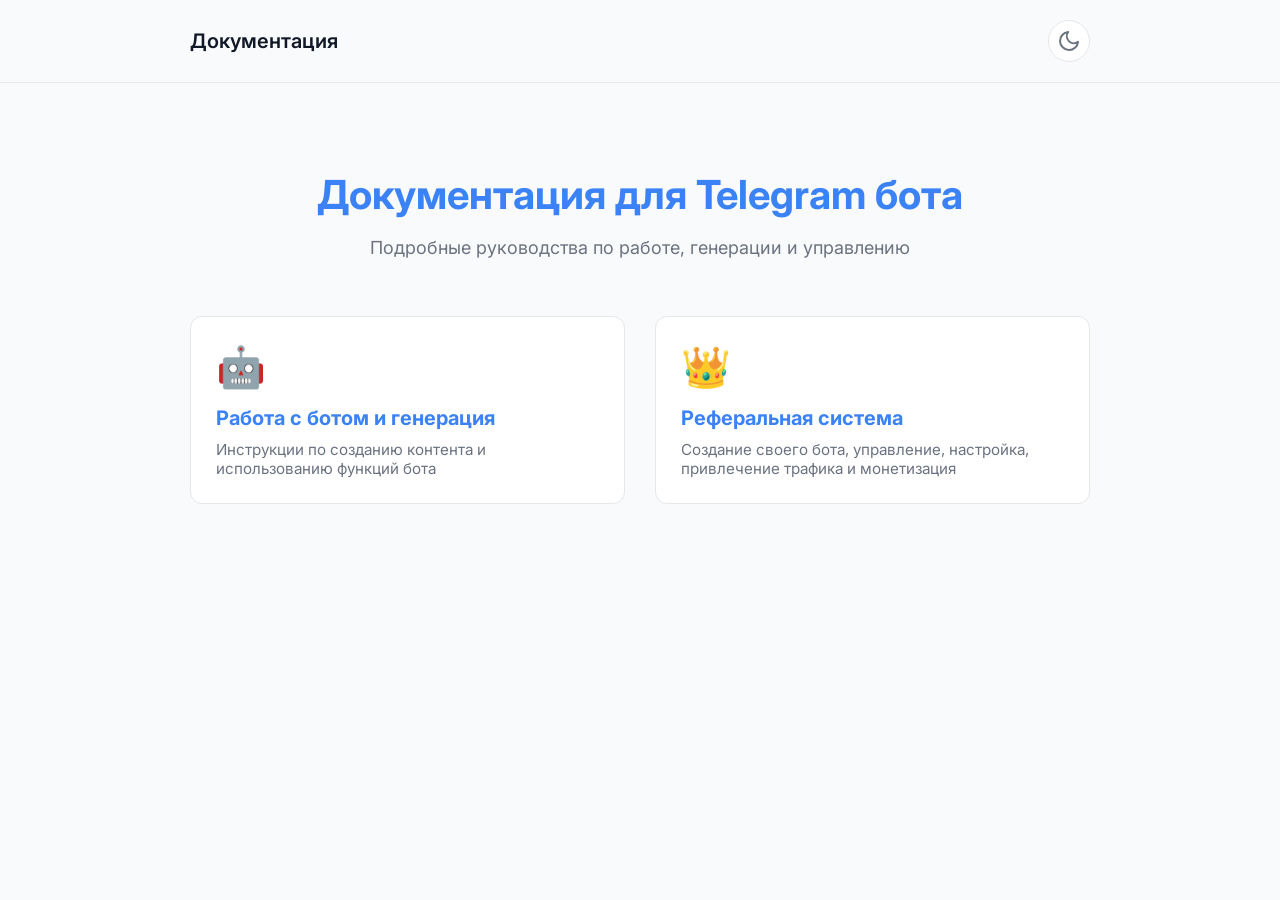
<file: index.html>
<!DOCTYPE html><html lang="ru"><head><meta charset="UTF-8"><meta name="viewport" content="width=device-width, initial-scale=1.0"><title>Документация для Telegram бота</title><link rel="stylesheet" href="style.css"><link rel="preconnect" href="https://fonts.googleapis.com"><link rel="preconnect" href="https://fonts.gstatic.com" crossorigin><link href="https://fonts.googleapis.com/css2?family=Inter:wght@400;500;600;700&display=swap" rel="stylesheet"></head><body class="light-theme"><header><div class="container"><a href="index.html" class="logo">Документация</a><div class="theme-switcher" id="theme-switcher"><svg class="sun" xmlns="http://www.w3.org/2000/svg" width="24" height="24" viewBox="0 0 24 24" fill="none" stroke="currentColor" stroke-width="2" stroke-linecap="round" stroke-linejoin="round"><circle cx="12" cy="12" r="5"></circle><line x1="12" y1="1" x2="12" y2="3"></line><line x1="12" y1="21" x2="12" y2="23"></line><line x1="4.22" y1="4.22" x2="5.64" y2="5.64"></line><line x1="18.36" y1="18.36" x2="19.78" y2="19.78"></line><line x1="1" y1="12" x2="3" y2="12"></line><line x1="21" y1="12" x2="23" y2="12"></line><line x1="4.22" y1="19.78" x2="5.64" y2="18.36"></line><line x1="18.36" y1="5.64" x2="19.78" y2="4.22"></line></svg><svg class="moon" xmlns="http://www.w3.org/2000/svg" width="24" height="24" viewBox="0 0 24 24" fill="none" stroke="currentColor" stroke-width="2" stroke-linecap="round" stroke-linejoin="round"><path d="M21 12.79A9 9 0 1 1 11.21 3 7 7 0 0 0 21 12.79z"></path></svg></div></div></header><main><div class="container hero"><h1>Документация для Telegram бота</h1><p>Подробные руководства по работе, генерации и управлению</p></div><div class="container grid"><a href="guide_main.html" class="card"><div class="card-emoji">🤖</div><h2>Работа с ботом и генерация</h2><p>Инструкции по созданию контента и использованию функций бота</p></a><a href="owners_guide.html" class="card"><div class="card-emoji">👑</div><h2>Реферальная система</h2><p>Создание своего бота, управление, настройка, привлечение трафика и монетизация</p></a></div></main><script src="script.js"></script></body></html>
</file>
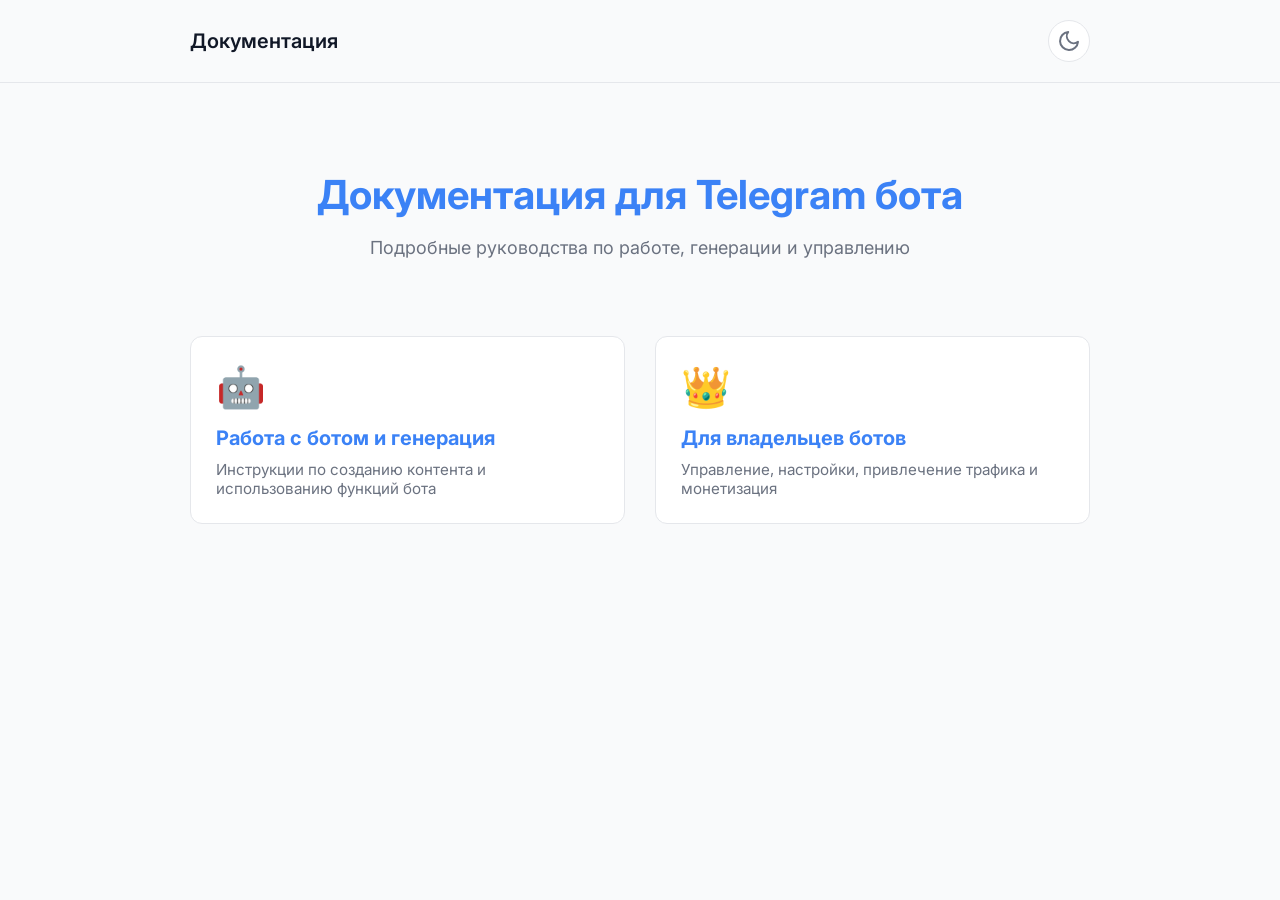
<file: blue_theme_site_v5/index.html>
<!DOCTYPE html><html lang="ru"><head><meta charset="UTF-8"><meta name="viewport" content="width=device-width, initial-scale=1.0"><title>Документация для Telegram бота</title><link rel="stylesheet" href="style.css"><link rel="preconnect" href="https://fonts.googleapis.com"><link rel="preconnect" href="https://fonts.gstatic.com" crossorigin><link href="https://fonts.googleapis.com/css2?family=Inter:wght@400;500;600;700&display=swap" rel="stylesheet"></head><body class="light-theme"><header><div class="container"><a href="index.html" class="logo">Документация</a><div class="theme-switcher" id="theme-switcher"><svg class="sun" xmlns="http://www.w3.org/2000/svg" width="24" height="24" viewBox="0 0 24 24" fill="none" stroke="currentColor" stroke-width="2" stroke-linecap="round" stroke-linejoin="round"><circle cx="12" cy="12" r="5"></circle><line x1="12" y1="1" x2="12" y2="3"></line><line x1="12" y1="21" x2="12" y2="23"></line><line x1="4.22" y1="4.22" x2="5.64" y2="5.64"></line><line x1="18.36" y1="18.36" x2="19.78" y2="19.78"></line><line x1="1" y1="12" x2="3" y2="12"></line><line x1="21" y1="12" x2="23" y2="12"></line><line x1="4.22" y1="19.78" x2="5.64" y2="18.36"></line><line x1="18.36" y1="5.64" x2="19.78" y2="4.22"></line></svg><svg class="moon" xmlns="http://www.w3.org/2000/svg" width="24" height="24" viewBox="0 0 24 24" fill="none" stroke="currentColor" stroke-width="2" stroke-linecap="round" stroke-linejoin="round"><path d="M21 12.79A9 9 0 1 1 11.21 3 7 7 0 0 0 21 12.79z"></path></svg></div></div></header><main><div class="container hero"><h1>Документация для Telegram бота</h1><p>Подробные руководства по работе, генерации и управлению</p></div><div class="container grid"><a href="guide_main.html" class="card"><div class="card-emoji">🤖</div><h2>Работа с ботом и генерация</h2><p>Инструкции по созданию контента и использованию функций бота</p></a><a href="owners_guide.html" class="card"><div class="card-emoji">👑</div><h2>Для владельцев ботов</h2><p>Управление, настройки, привлечение трафика и монетизация</p></a></div></main><script src="script.js"></script></body></html>
</file>
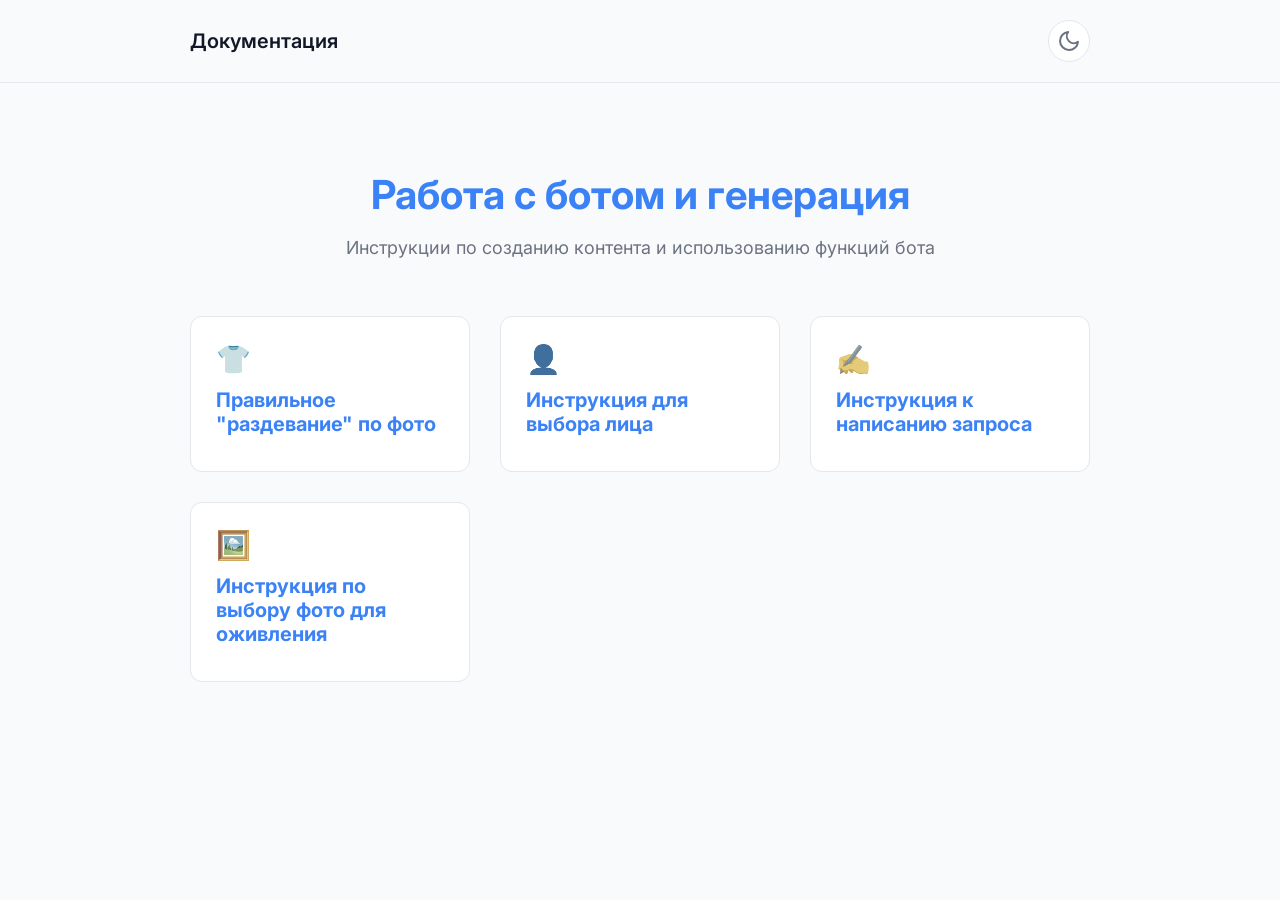
<file: guide_main.html>
<!DOCTYPE html><html lang="ru"><head><meta charset="UTF-8"><meta name="viewport" content="width=device-width, initial-scale=1.0"><title>Работа с ботом и генерация</title><link rel="stylesheet" href="style.css"><link rel="preconnect" href="https://fonts.googleapis.com"><link rel="preconnect" href="https://fonts.gstatic.com" crossorigin><link href="https://fonts.googleapis.com/css2?family=Inter:wght@400;500;600;700&display=swap" rel="stylesheet"></head><body class="light-theme"><header><div class="container"><a href="index.html" class="logo">Документация</a><div class="theme-switcher" id="theme-switcher"><svg class="sun" xmlns="http://www.w3.org/2000/svg" width="24" height="24" viewBox="0 0 24 24" fill="none" stroke="currentColor" stroke-width="2" stroke-linecap="round" stroke-linejoin="round"><circle cx="12" cy="12" r="5"></circle><line x1="12" y1="1" x2="12" y2="3"></line><line x1="12" y1="21" x2="12" y2="23"></line><line x1="4.22" y1="4.22" x2="5.64" y2="5.64"></line><line x1="18.36" y1="18.36" x2="19.78" y2="19.78"></line><line x1="1" y1="12" x2="3" y2="12"></line><line x1="21" y1="12" x2="23" y2="12"></line><line x1="4.22" y1="19.78" x2="5.64" y2="18.36"></line><line x1="18.36" y1="5.64" x2="19.78" y2="4.22"></line></svg><svg class="moon" xmlns="http://www.w3.org/2000/svg" width="24" height="24" viewBox="0 0 24 24" fill="none" stroke="currentColor" stroke-width="2" stroke-linecap="round" stroke-linejoin="round"><path d="M21 12.79A9 9 0 1 1 11.21 3 7 7 0 0 0 21 12.79z"></path></svg></div></div></header><main><div class="container hero"><h1>Работа с ботом и генерация</h1><p>Инструкции по созданию контента и использованию функций бота</p></div><div class="container grid"><a href="articles/pravilnoe_razdevanie.html" class="card"><div class="card-emoji-small">👕</div><h2>Правильное "раздевание" по фото</h2></a>
<a href="articles/vybor_lica.html" class="card"><div class="card-emoji-small">👤</div><h2>Инструкция для выбора лица</h2></a>
<a href="articles/napisanie_zaprosa.html" class="card"><div class="card-emoji-small">✍️</div><h2>Инструкция к написанию запроса</h2></a>
<a href="articles/vybor_foto_ozhivlenie.html" class="card"><div class="card-emoji-small">🖼️</div><h2>Инструкция по выбору фото для оживления</h2></a>
</div></main><script src="script.js"></script></body></html>
</file>
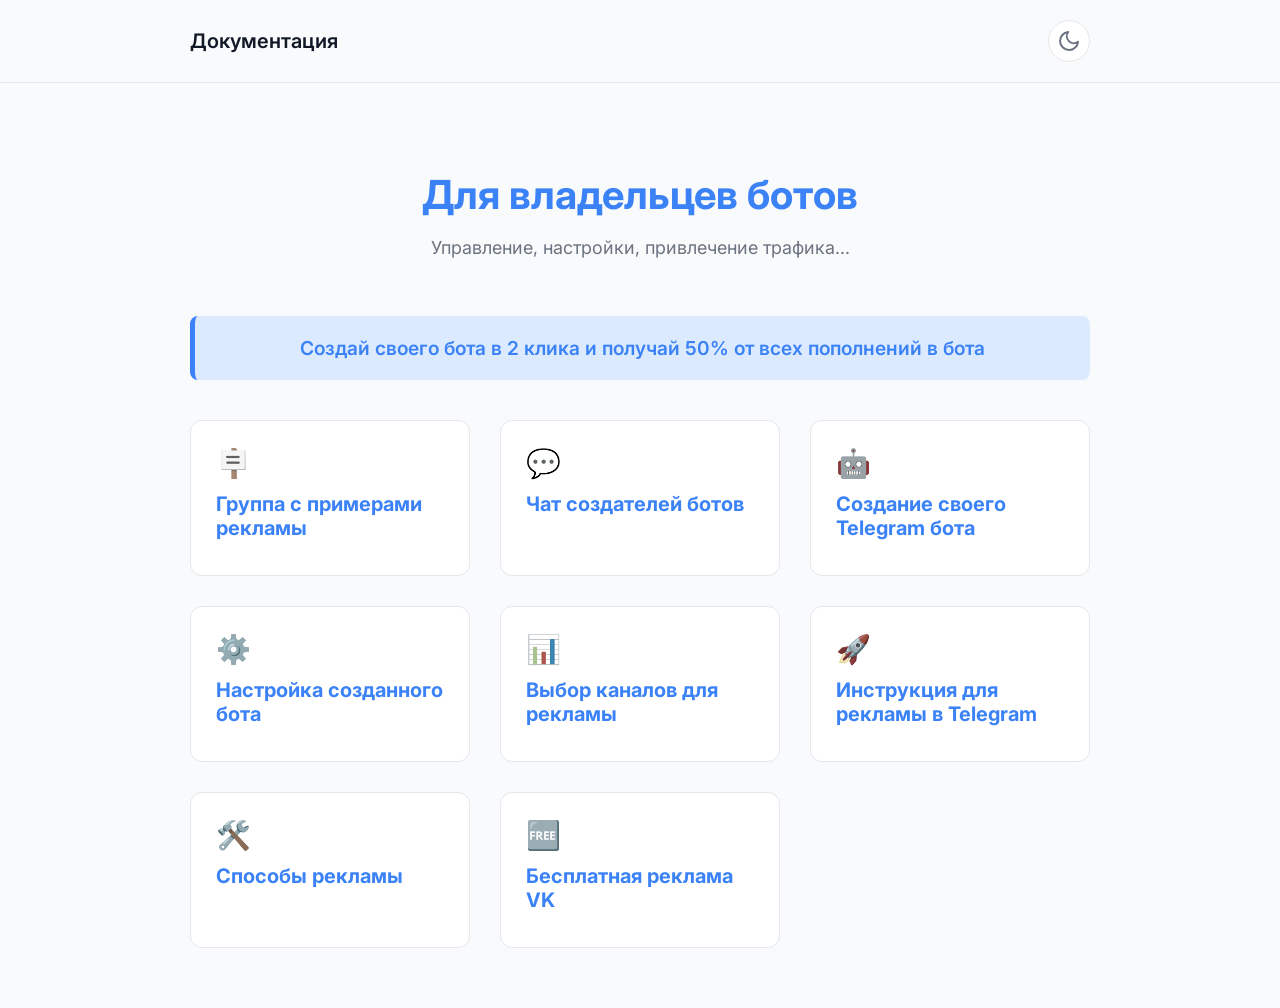
<file: owners_guide.html>
<!DOCTYPE html><html lang="ru"><head><meta charset="UTF-8"><meta name="viewport" content="width=device-width, initial-scale=1.0"><title>Для владельцев ботов</title><link rel="stylesheet" href="style.css"><link rel="preconnect" href="https://fonts.googleapis.com"><link rel="preconnect" href="https://fonts.gstatic.com" crossorigin><link href="https://fonts.googleapis.com/css2?family=Inter:wght@400;500;600;700&display=swap" rel="stylesheet"></head><body class="light-theme"><header><div class="container"><a href="index.html" class="logo">Документация</a><div class="theme-switcher" id="theme-switcher"><svg class="sun" xmlns="http://www.w3.org/2000/svg" width="24" height="24" viewBox="0 0 24 24" fill="none" stroke="currentColor" stroke-width="2" stroke-linecap="round" stroke-linejoin="round"><circle cx="12" cy="12" r="5"></circle><line x1="12" y1="1" x2="12" y2="3"></line><line x1="12" y1="21" x2="12" y2="23"></line><line x1="4.22" y1="4.22" x2="5.64" y2="5.64"></line><line x1="18.36" y1="18.36" x2="19.78" y2="19.78"></line><line x1="1" y1="12" x2="3" y2="12"></line><line x1="21" y1="12" x2="23" y2="12"></line><line x1="4.22" y1="19.78" x2="5.64" y2="18.36"></line><line x1="18.36" y1="5.64" x2="19.78" y2="4.22"></line></svg><svg class="moon" xmlns="http://www.w3.org/2000/svg" width="24" height="24" viewBox="0 0 24 24" fill="none" stroke="currentColor" stroke-width="2" stroke-linecap="round" stroke-linejoin="round"><path d="M21 12.79A9 9 0 1 1 11.21 3 7 7 0 0 0 21 12.79z"></path></svg></div></div></header><main><div class="container hero"><h1>Для владельцев ботов</h1><p>Управление, настройки, привлечение трафика...</p></div><div class="container"><div class="promo-box"><h3>Создай своего бота в 2 клика и получай 50% от всех пополнений в бота</h3></div></div><div class="container grid">
    <a href="https://t.me/+DWlMrc9PYxUzODUy" target="_blank" rel="noopener noreferrer" class="card">
        <div class="card-emoji-small">🪧</div>
        <h2>Группа с примерами рекламы</h2>
    </a>
    <a href="https://t.me/+FNbPiaDGAXNhYjM6" target="_blank" rel="noopener noreferrer" class="card">
        <div class="card-emoji-small">💬</div>
        <h2>Чат создателей ботов</h2>
    </a>
    <a href="articles/sozdanie_bota.html" class="card"><div class="card-emoji-small">🤖</div><h2>Создание своего Telegram бота</h2></a>
<a href="articles/Nastroyka_telegram_bota.html" class="card"><div class="card-emoji-small">⚙️</div><h2>Настройка созданного бота</h2></a>
<a href="articles/Vybor_kanalov_dlya_reklamy.html" class="card"><div class="card-emoji-small">📊</div><h2>Выбор каналов для рекламы</h2></a>
<a href="articles/Instrukciya_dlya_reklamy_v_telegramm.html" class="card"><div class="card-emoji-small">🚀</div><h2>Инструкция для рекламы в Telegram</h2></a>
<a href="articles/Sposoby_reklamy.html" class="card"><div class="card-emoji-small">🛠️</div><h2>Способы рекламы</h2></a>
<a href="articles/instrukciya_dlya_besplatnoy_reklamy_VK.html" class="card"><div class="card-emoji-small">🆓</div><h2>Бесплатная реклама VK</h2></a>
</div></main><script src="script.js"></script></body></html>
</file>
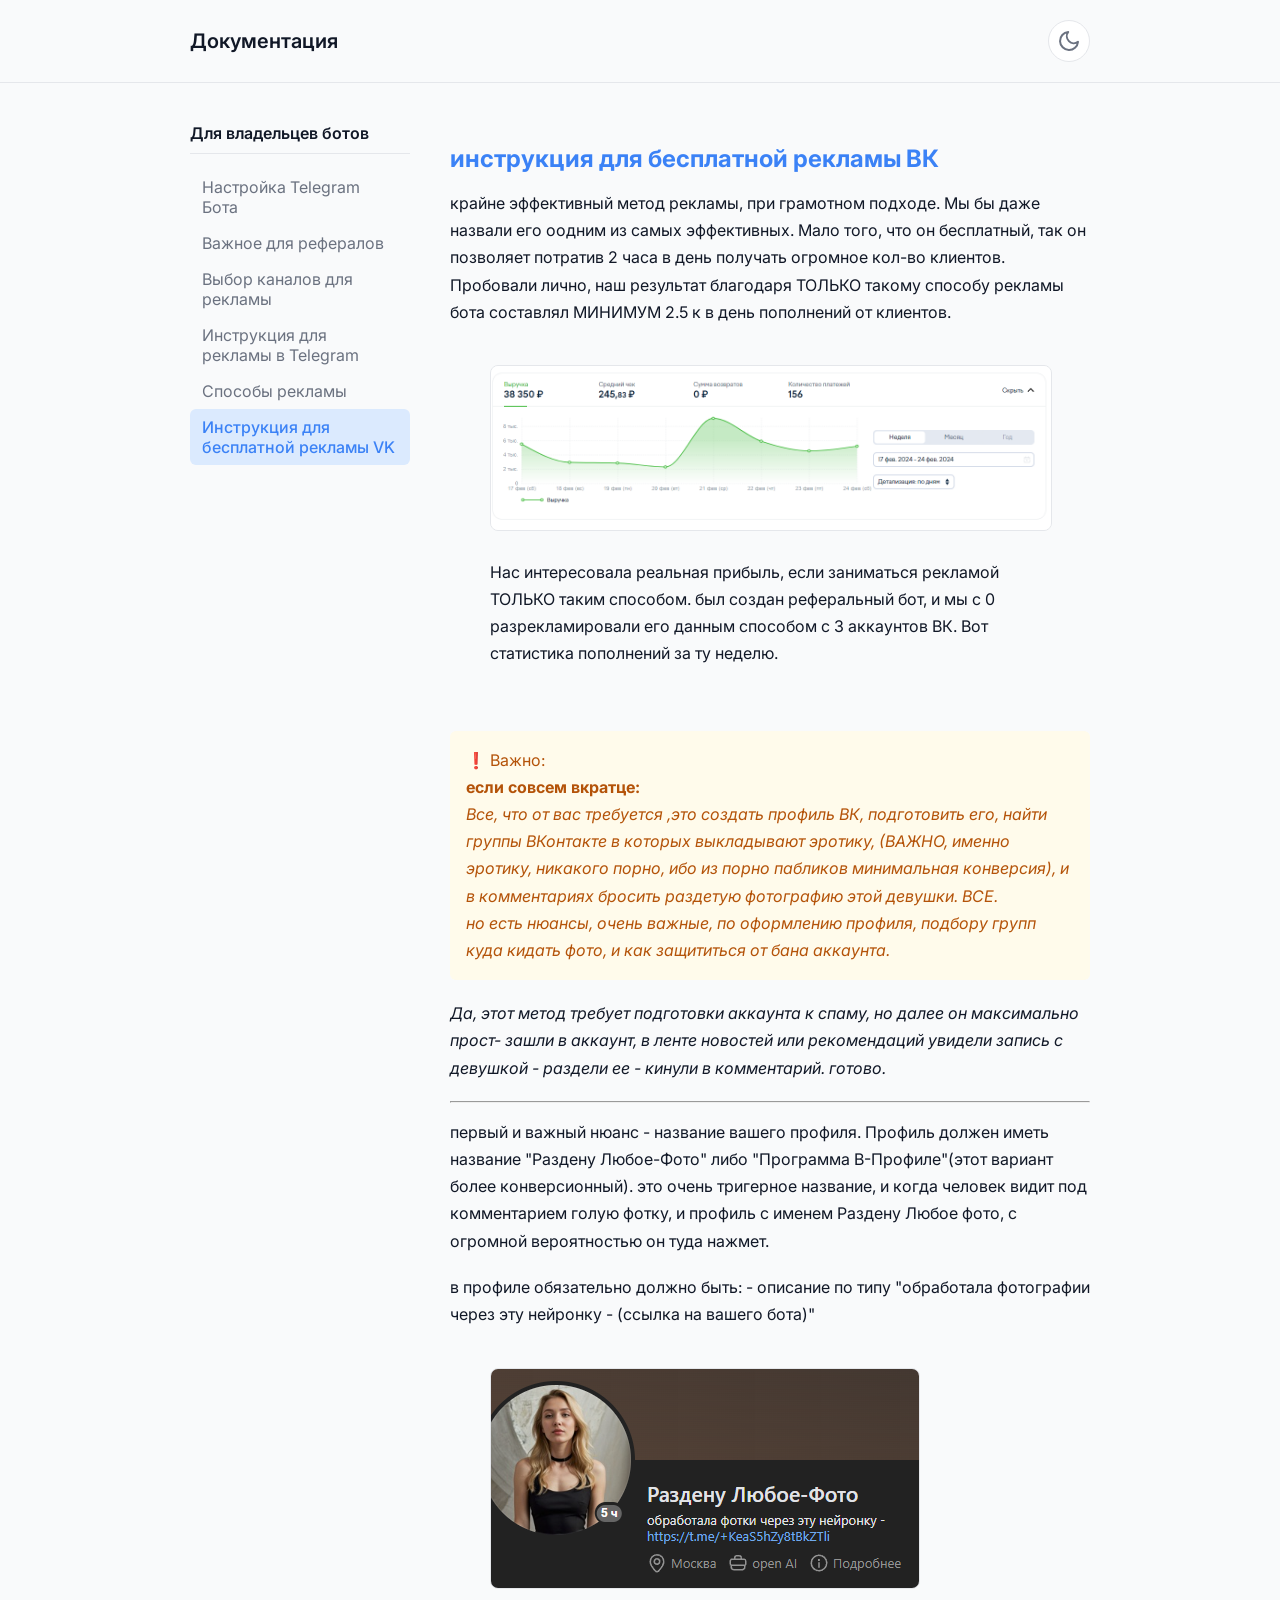
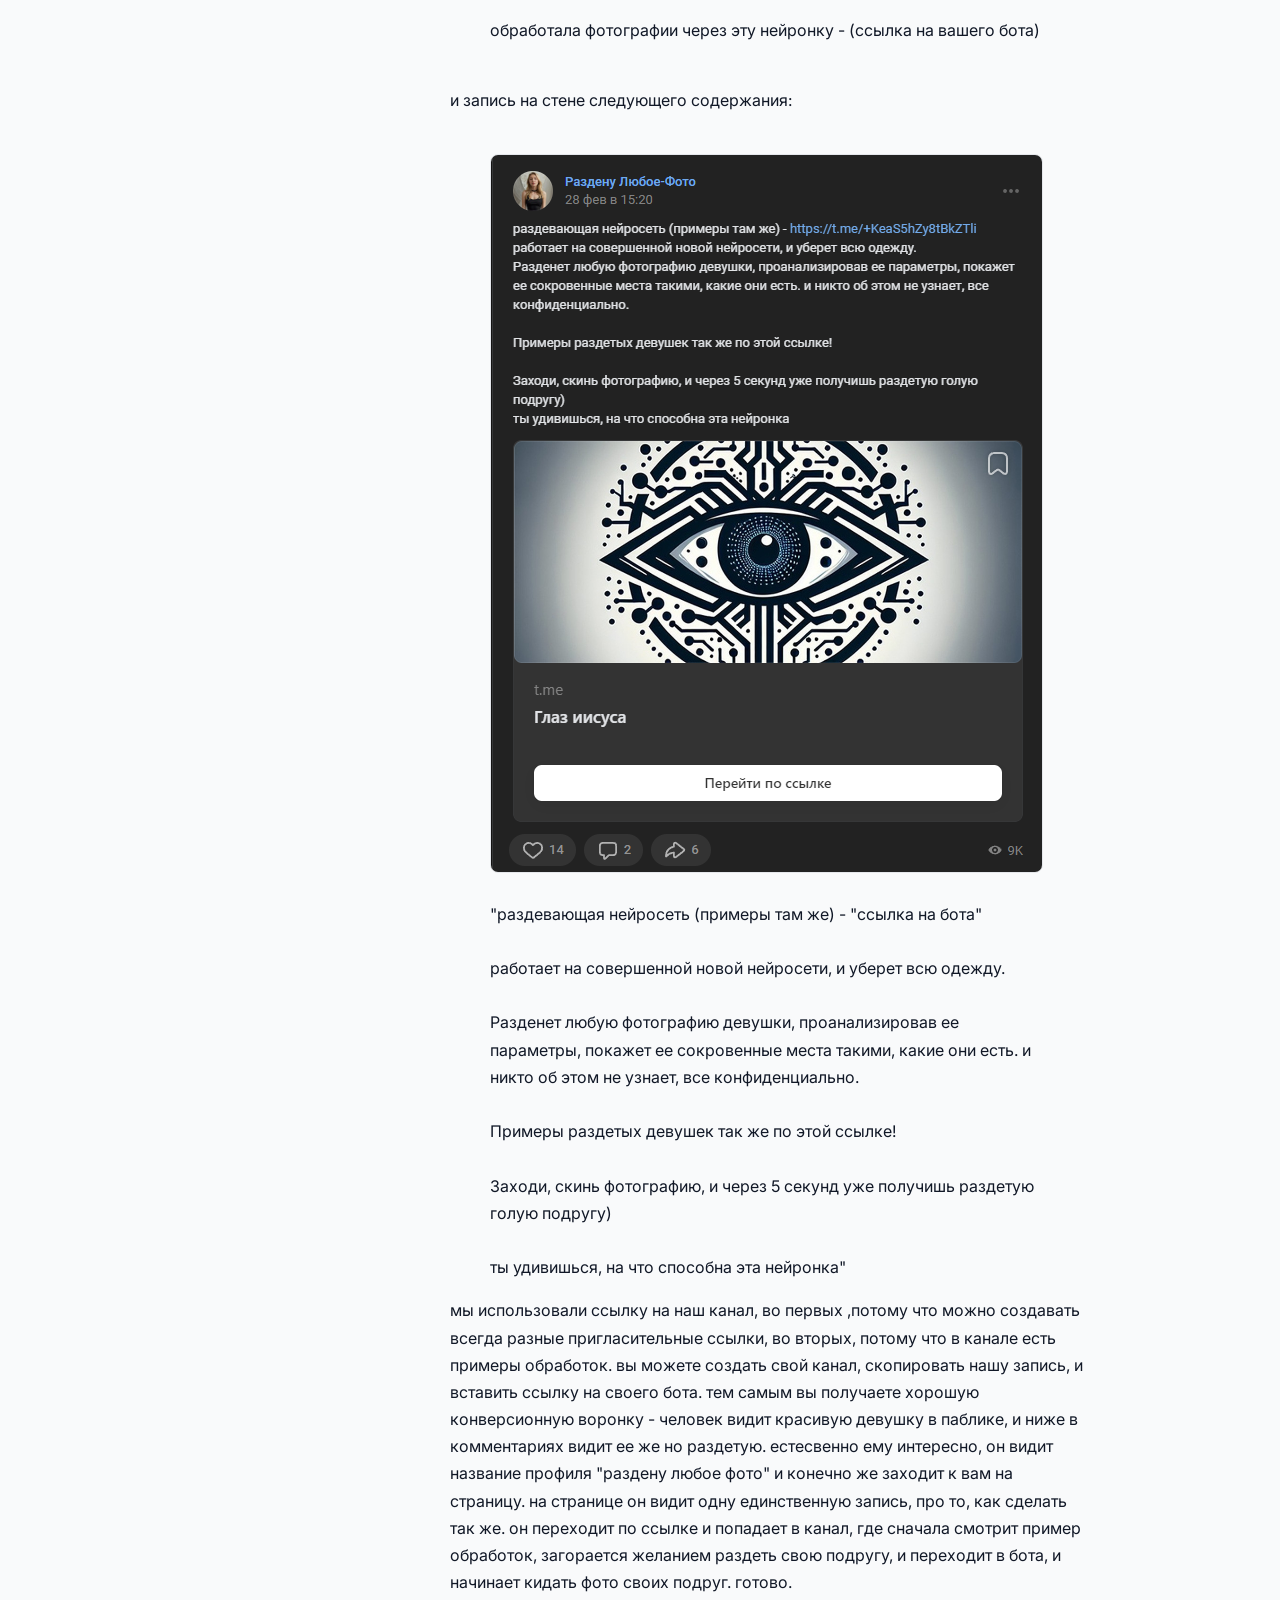
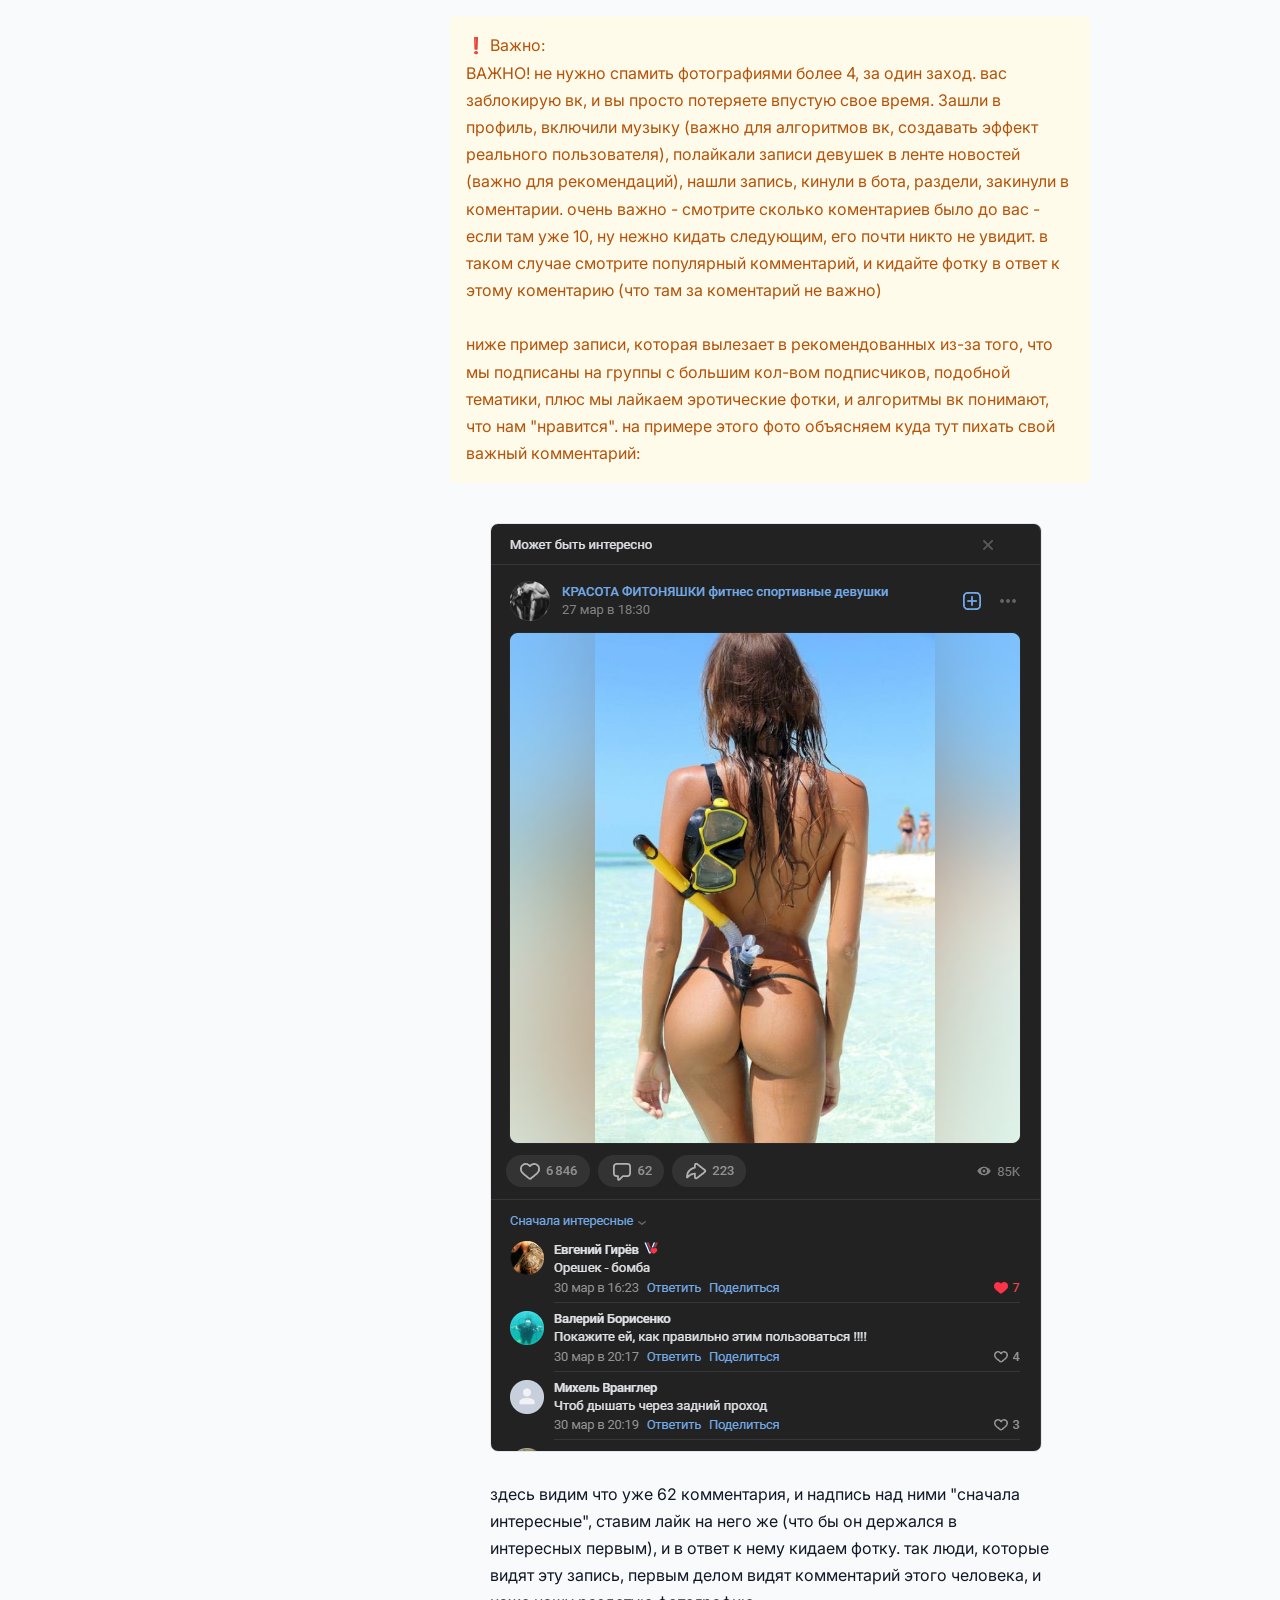
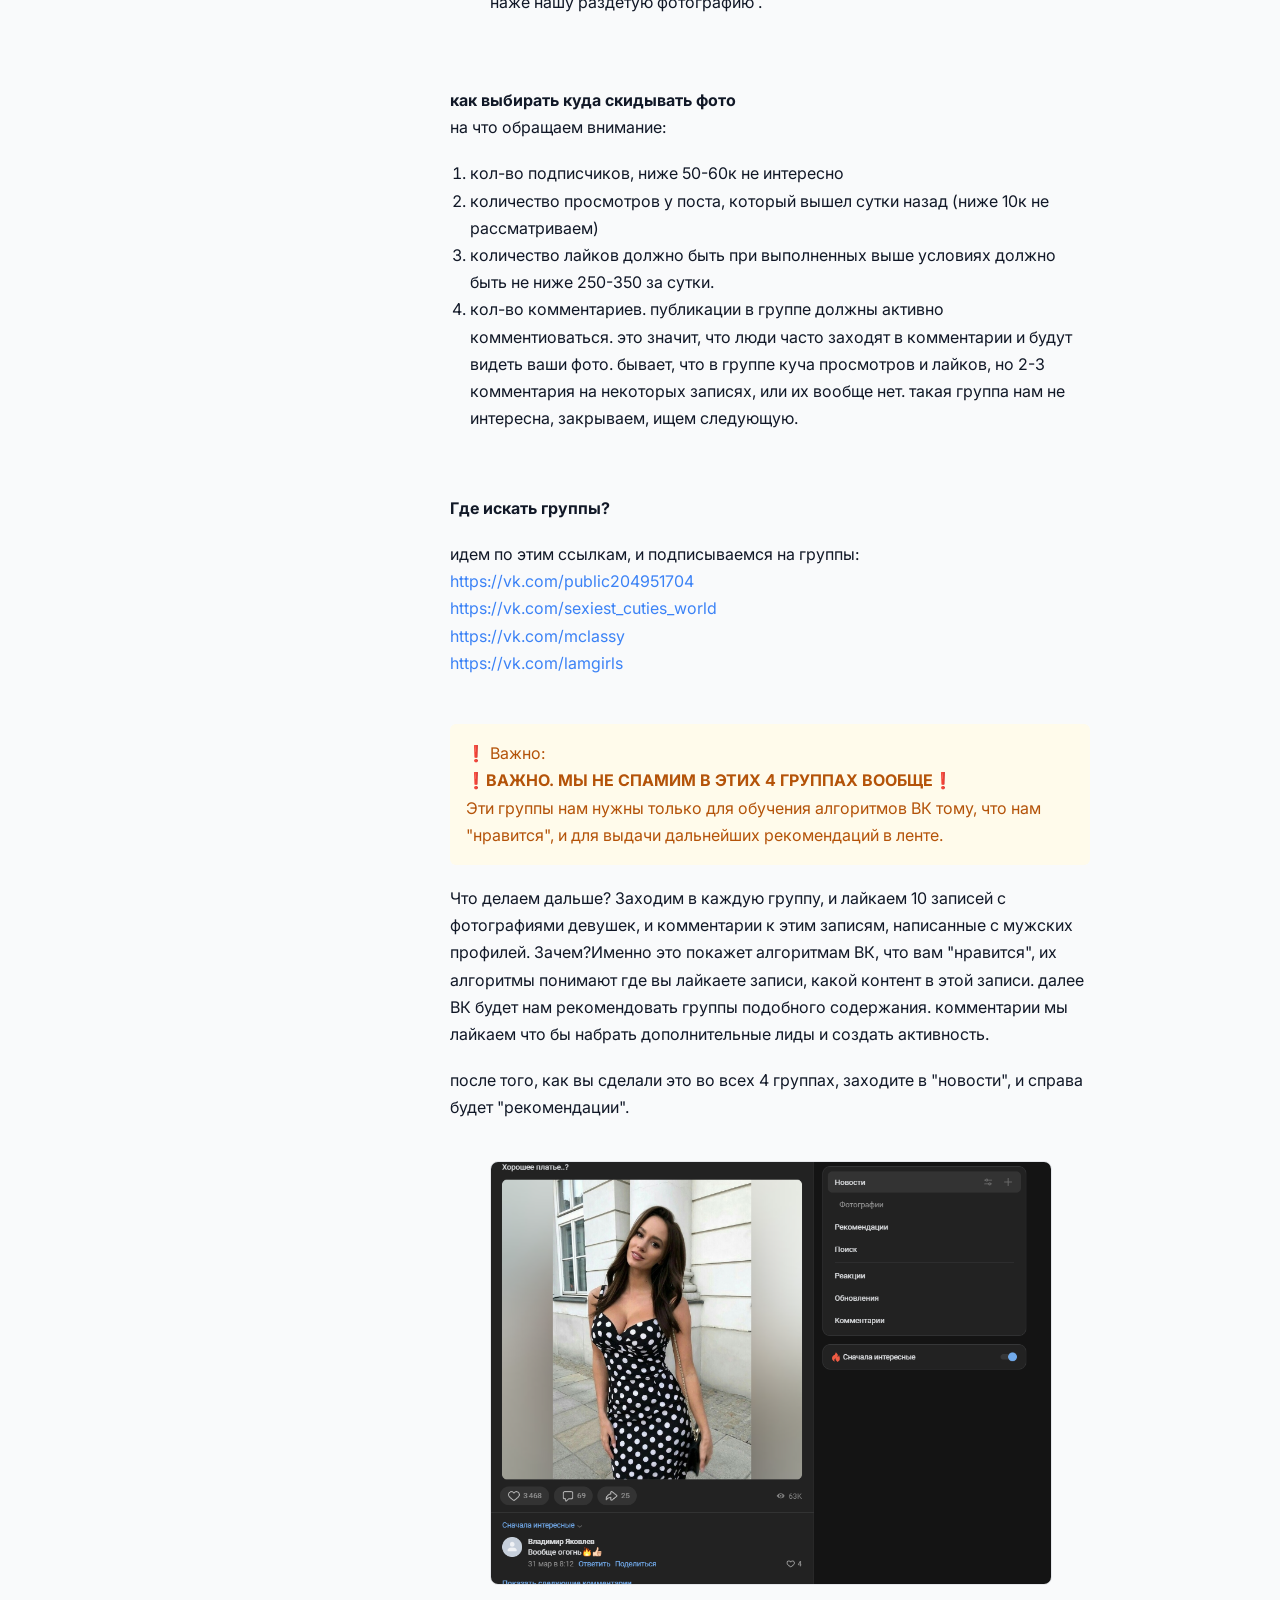
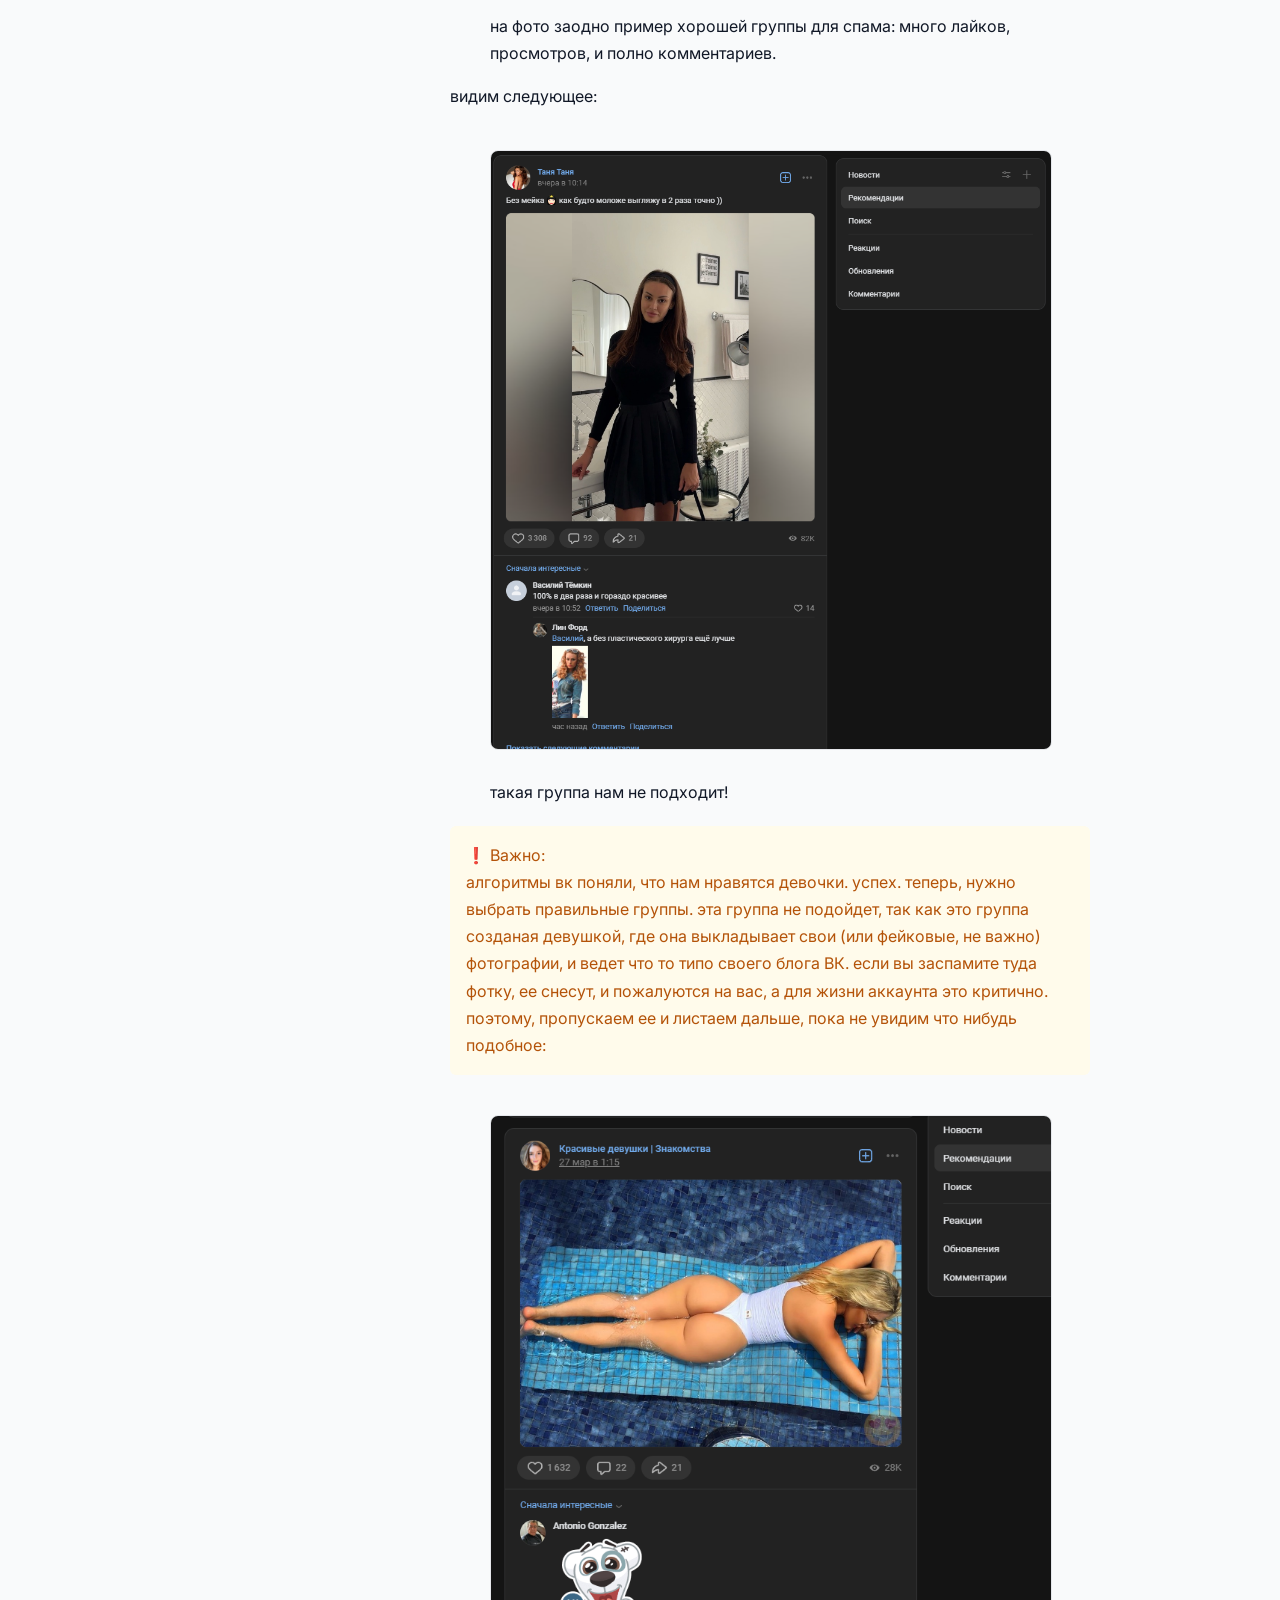
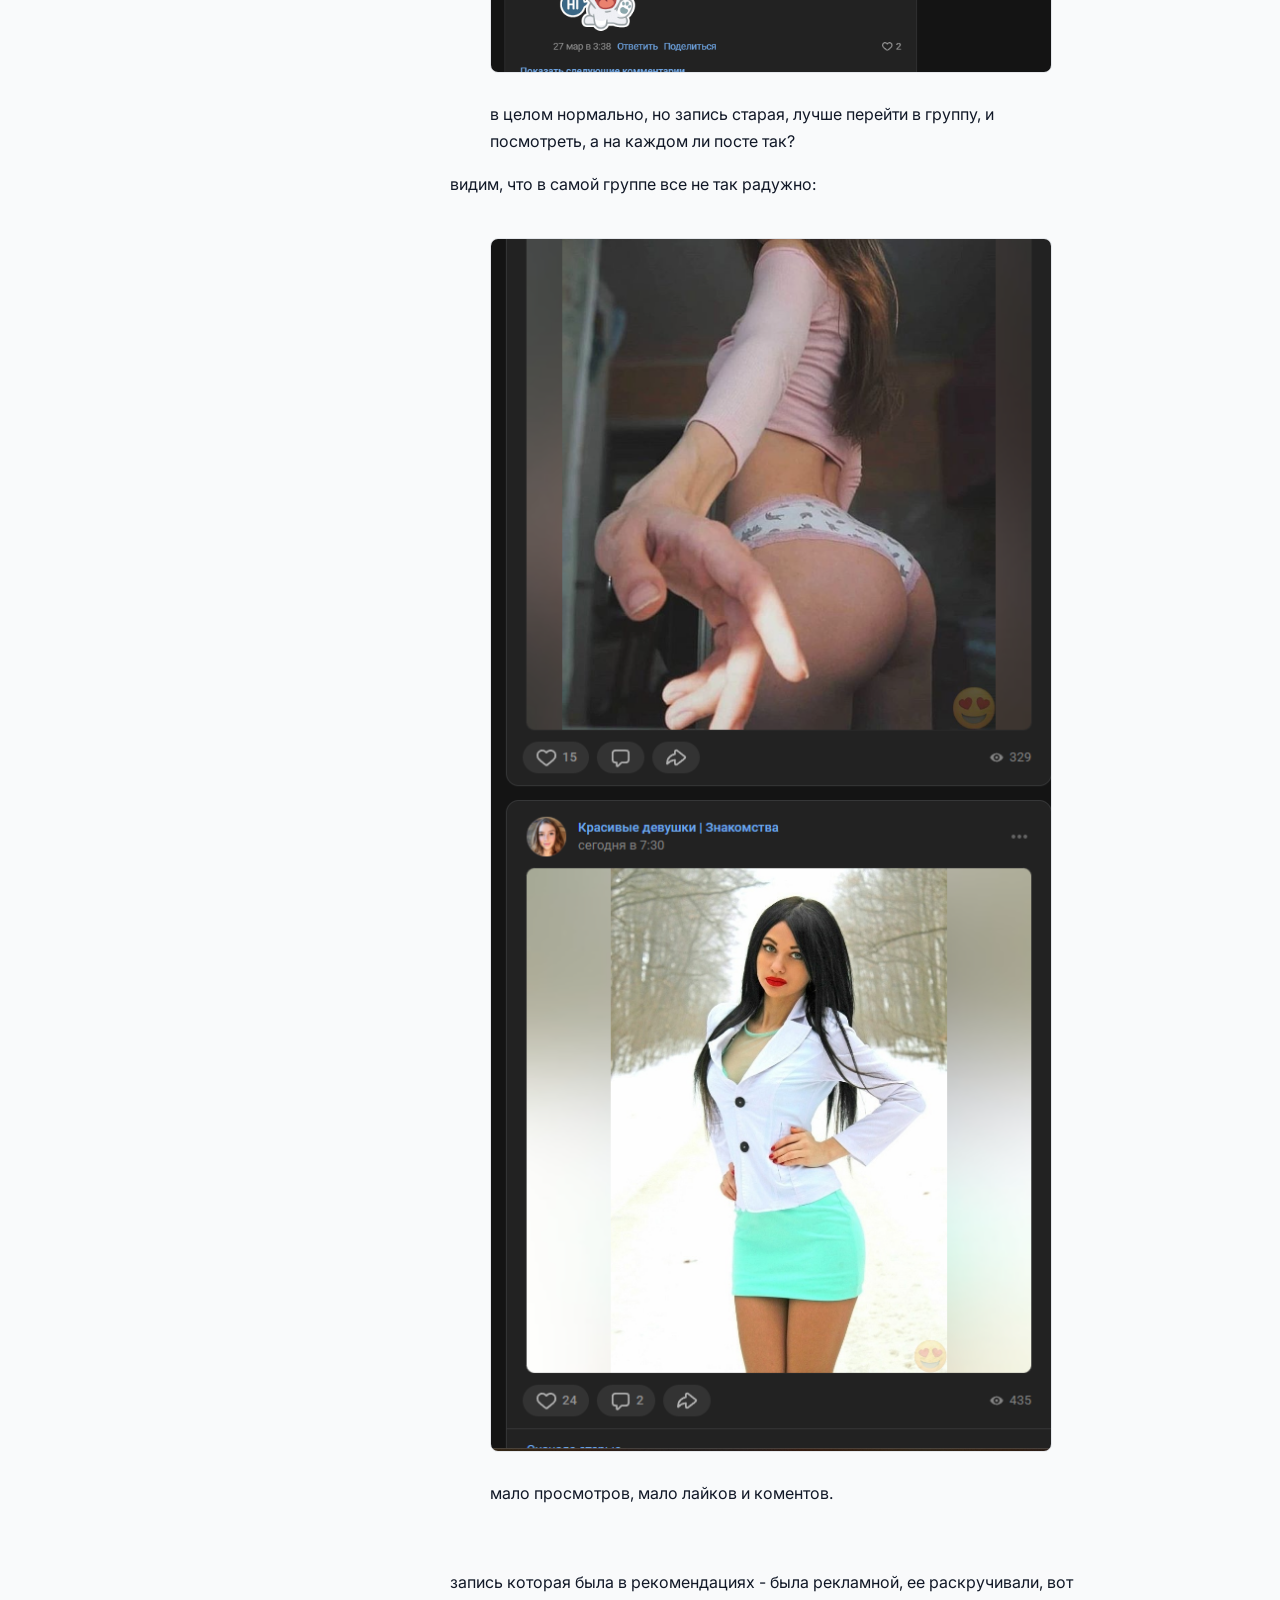
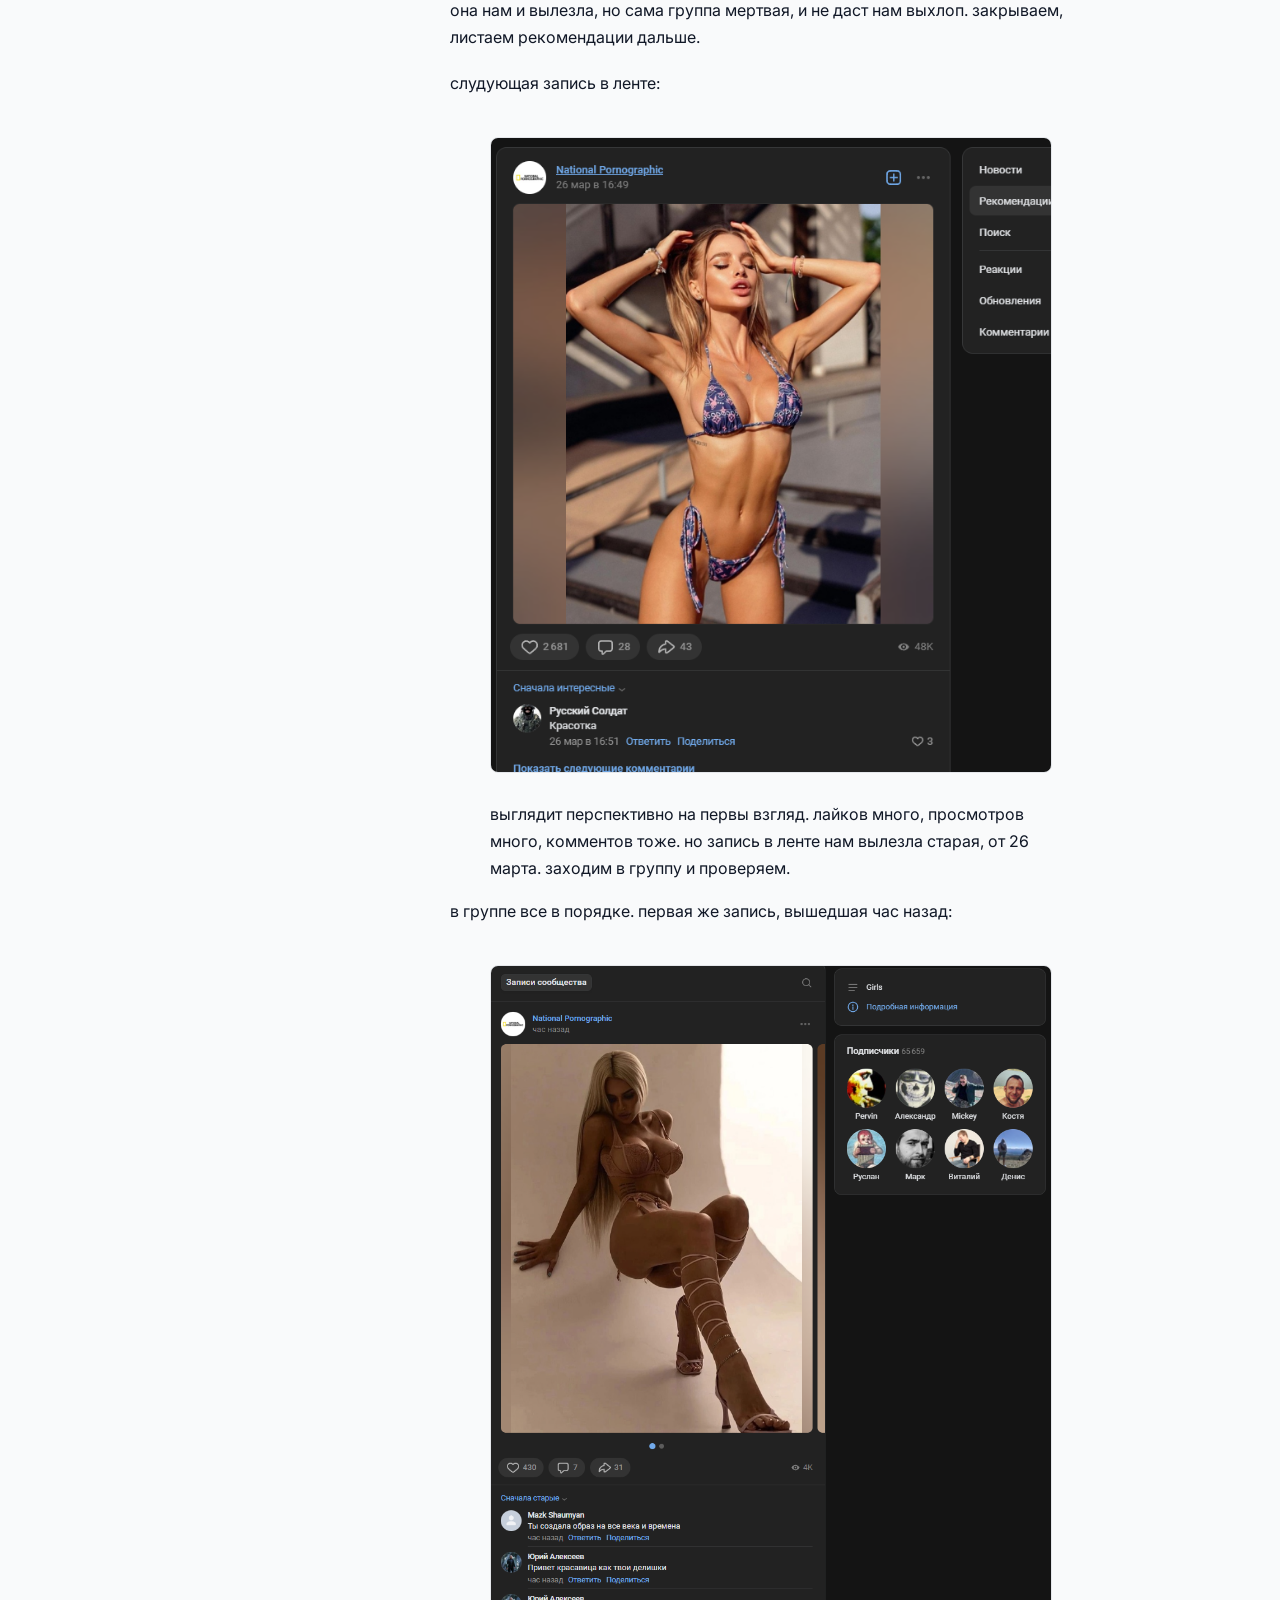
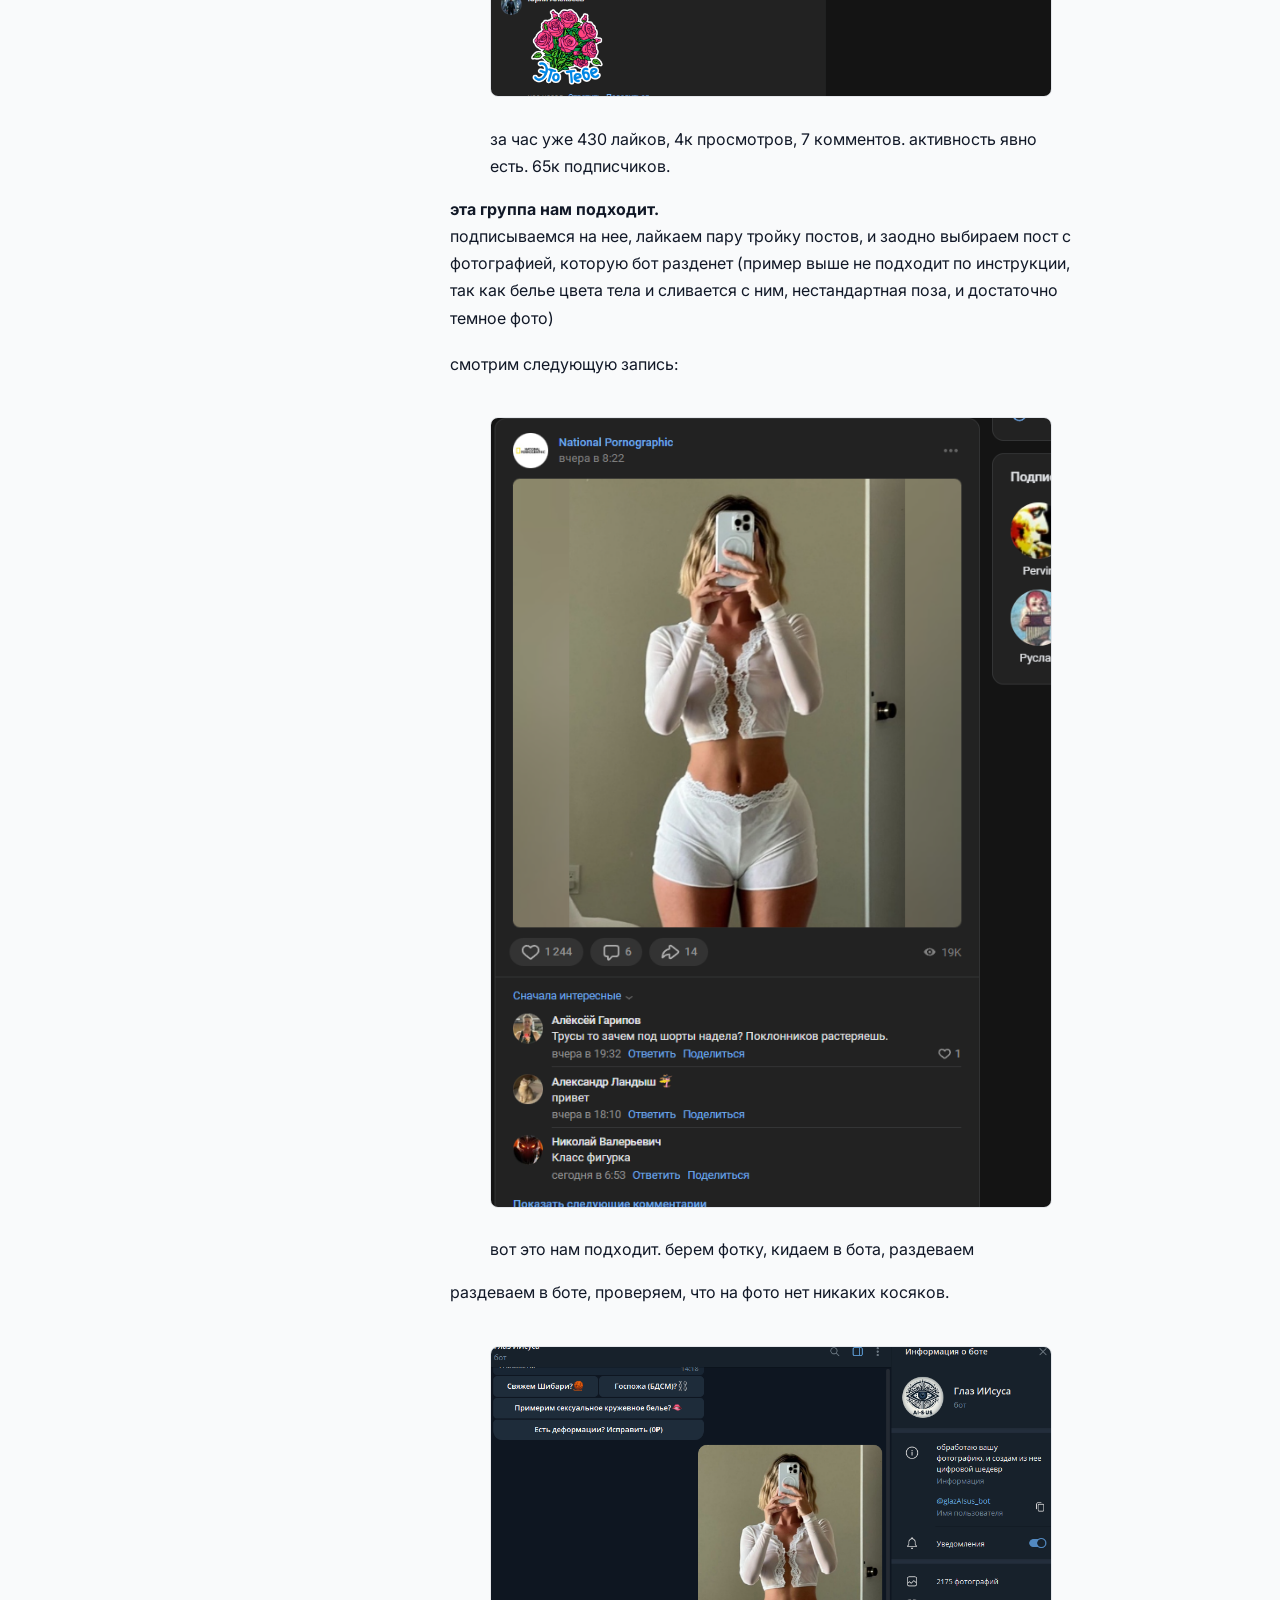
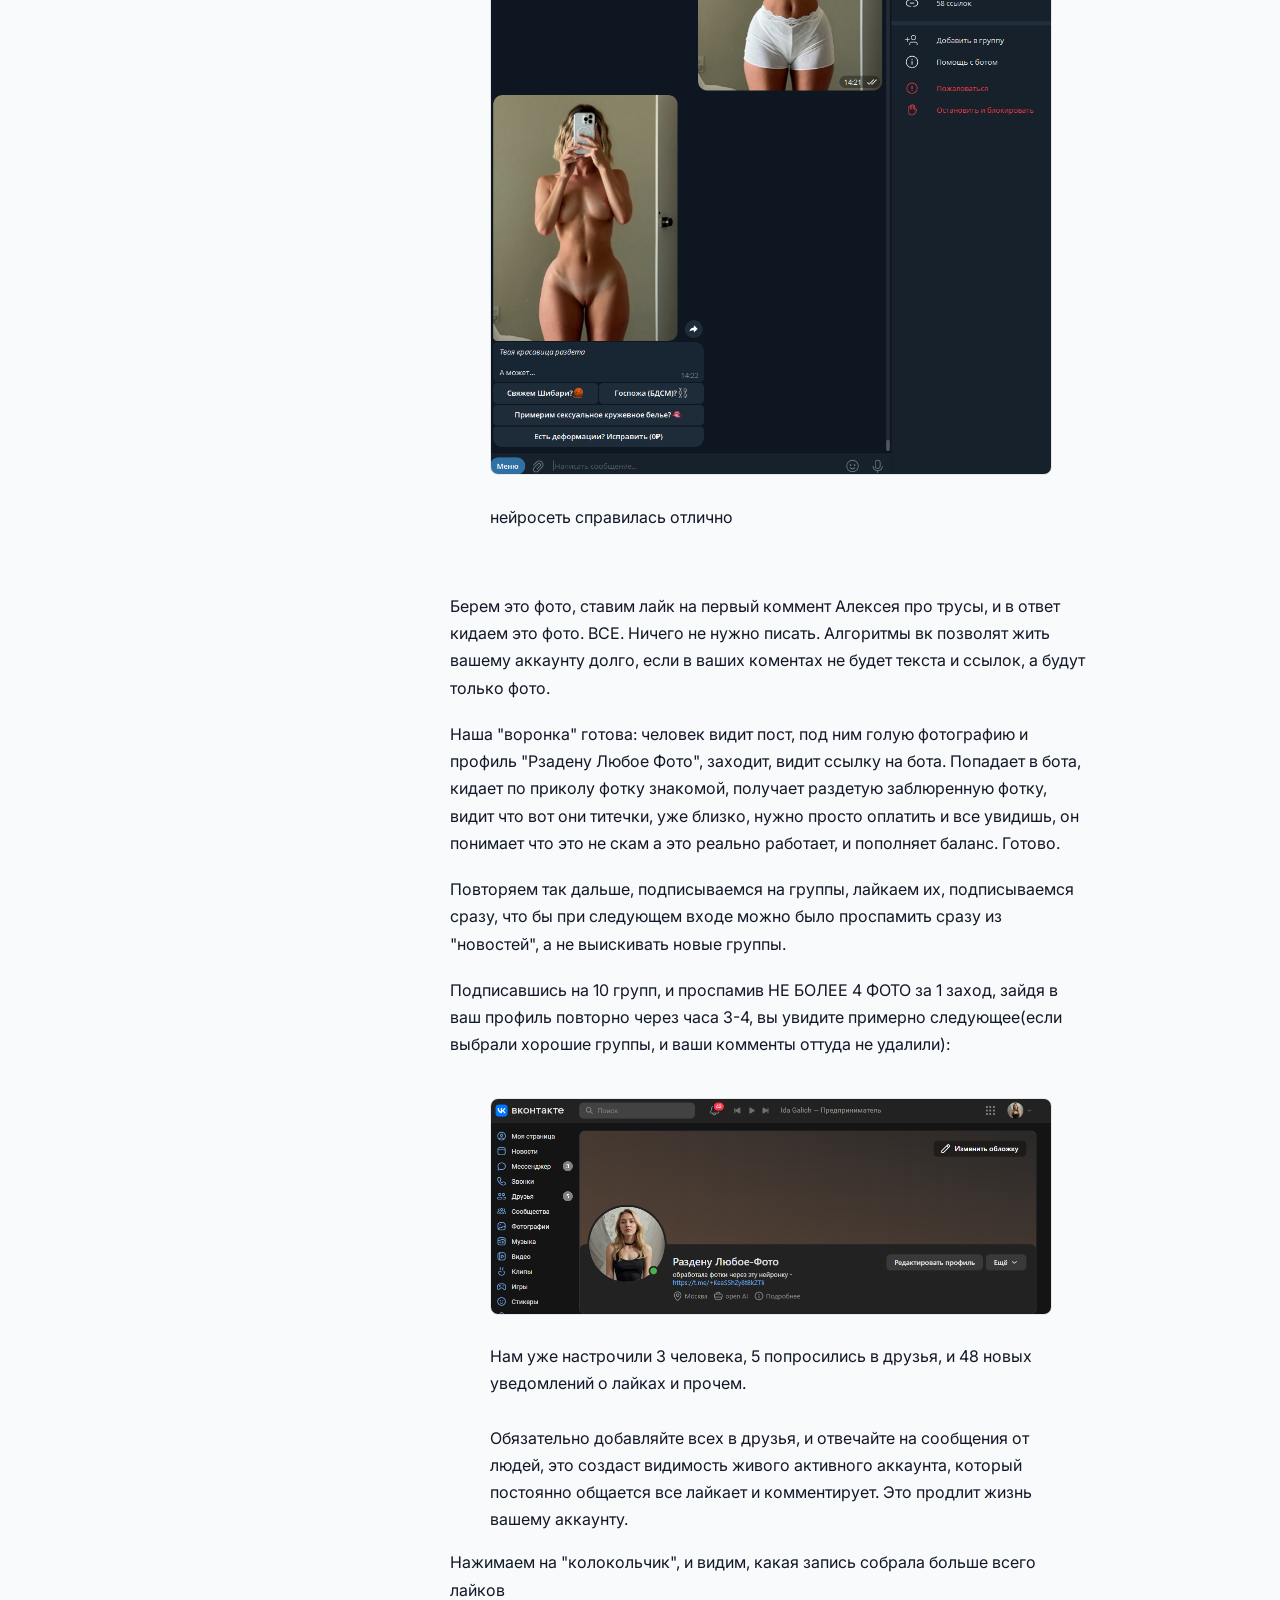
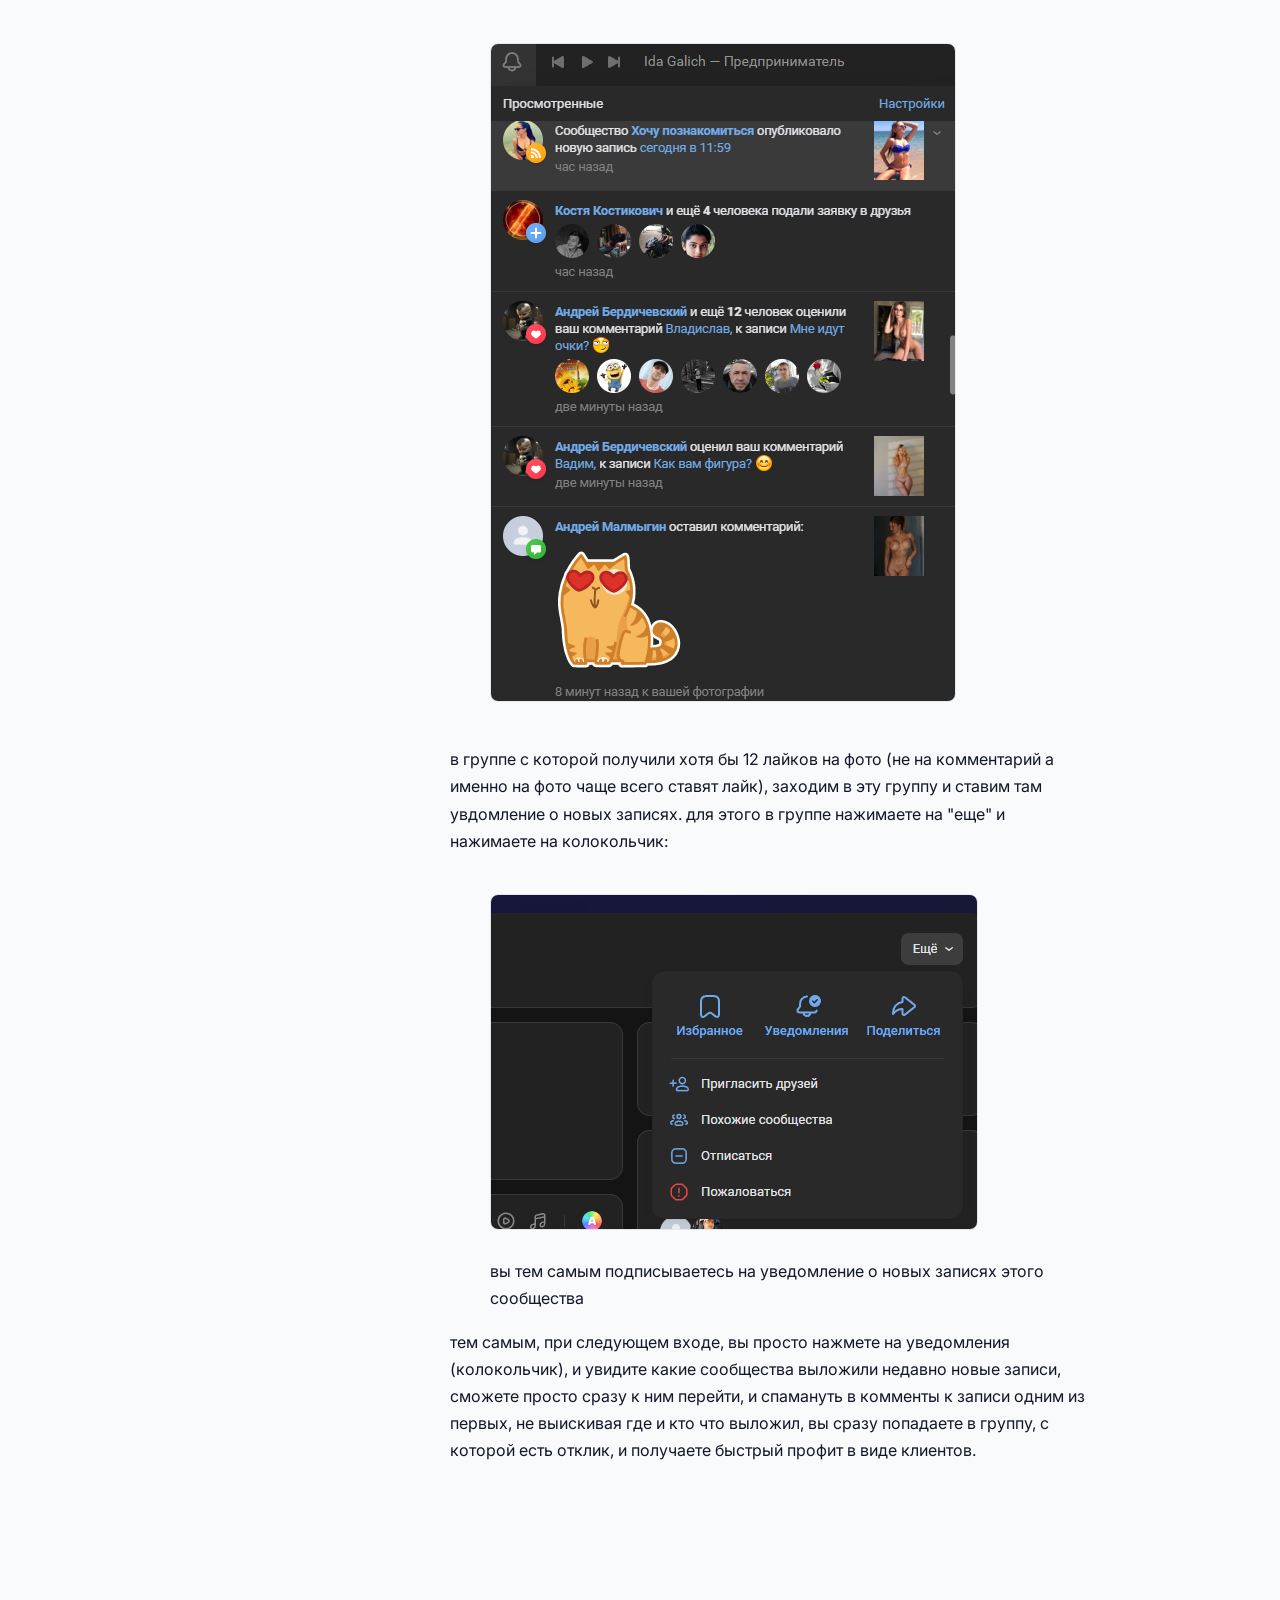
<file: articles/instrukciya_dlya_besplatnoy_reklamy_VK.html>
<!DOCTYPE html><html lang="ru"><head><meta charset="UTF-8"><meta name="viewport" content="width=device-width, initial-scale=1.0"><title>Инструкция для бесплатной рекламы VK</title><link rel="stylesheet" href="../style.css"><link rel="preconnect" href="https://fonts.googleapis.com"><link rel="preconnect" href="https://fonts.gstatic.com" crossorigin><link href="https://fonts.googleapis.com/css2?family=Inter:wght@400;500;600;700&display=swap" rel="stylesheet"></head><body class="light-theme"><header><div class="container"><a href="../index.html" class="logo">Документация</a><div class="theme-switcher" id="theme-switcher"><svg class="sun" xmlns="http://www.w3.org/2000/svg" width="24" height="24" viewBox="0 0 24 24" fill="none" stroke="currentColor" stroke-width="2" stroke-linecap="round" stroke-linejoin="round"><circle cx="12" cy="12" r="5"></circle><line x1="12" y1="1" x2="12" y2="3"></line><line x1="12" y1="21" x2="12" y2="23"></line><line x1="4.22" y1="4.22" x2="5.64" y2="5.64"></line><line x1="18.36" y1="18.36" x2="19.78" y2="19.78"></line><line x1="1" y1="12" x2="3" y2="12"></line><line x1="21" y1="12" x2="23" y2="12"></line><line x1="4.22" y1="19.78" x2="5.64" y2="18.36"></line><line x1="18.36" y1="5.64" x2="19.78" y2="4.22"></line></svg><svg class="moon" xmlns="http://www.w3.org/2000/svg" width="24" height="24" viewBox="0 0 24 24" fill="none" stroke="currentColor" stroke-width="2" stroke-linecap="round" stroke-linejoin="round"><path d="M21 12.79A9 9 0 1 1 11.21 3 7 7 0 0 0 21 12.79z"></path></svg></div></div></header><main><div class="container content-container"><aside class="sidebar"><h3>Для владельцев ботов</h3><ul><li><a href="Nastroyka_telegram_bota.html" >Настройка Telegram Бота</a></li><li><a href="Vazhnoe_dlya_referalov.html" >Важное для рефералов</a></li><li><a href="Vybor_kanalov_dlya_reklamy.html" >Выбор каналов для рекламы</a></li><li><a href="Instrukciya_dlya_reklamy_v_telegramm.html" >Инструкция для рекламы в Telegram</a></li><li><a href="Sposoby_reklamy.html" >Способы рекламы</a></li><li><a href="instrukciya_dlya_besplatnoy_reklamy_VK.html" class="active">Инструкция для бесплатной рекламы VK</a></li></ul></aside><article class="main-content"><div class="ql-editor" contenteditable="false"><h1 data-label="Title" data-placeholder="Title" dir="auto">инструкция для бесплатной рекламы ВК</h1><p dir="auto">крайне эффективный метод рекламы, при грамотном подходе. Мы бы даже назвали его оодним из самых эффективных. Мало того, что он бесплатный, так он позволяет потратив 2 часа в день получать огромное кол-во клиентов. Пробовали лично, наш результат благодаря ТОЛЬКО такому способу рекламы бота составлял МИНИМУМ 2.5 к в день пополнений от клиентов.</p><figure contenteditable="false"><div class="figure_wrapper"><img alt="Image placeholder 1" src="../images/25.jpg"/></div><span class="cursor_wrapper" contenteditable="true"></span><figcaption class="editable_text" data-placeholder="Caption (optional)" dir="auto">Нас интересовала реальная прибыль, если заниматься рекламой ТОЛЬКО таким способом. был создан реферальный бот, и мы с 0 разрекламировали его данным способом с 3 аккаунтов ВК. Вот статистика пополнений за ту неделю.</figcaption></figure><p dir="auto"><br/></p><div class="info-box warning">❗ Важно: <p dir="auto"><strong>если совсем вкратце:</strong><br class="inline"/><em>Все, что от вас требуется ,это создать профиль ВК, подготовить его, найти группы ВКонтакте в которых выкладывают эротику, (ВАЖНО, именно эротику, никакого порно, ибо из порно пабликов минимальная конверсия), и в комментариях бросить раздетую фотографию этой девушки. ВСЕ.<br class="inline"/> но есть нюансы, очень важные, по оформлению профиля, подбору групп куда кидать фото, и как защититься от бана аккаунта.</em></p></div><p dir="auto"><em>Да, этот метод требует подготовки аккаунта к спаму, но далее он максимально прост- зашли в аккаунт, в ленте новостей или рекомендаций увидели запись с девушкой - раздели ее - кинули в комментарий. готово.</em></p><hr/><p dir="auto">первый и важный нюанс - название вашего профиля. Профиль должен иметь название "Раздену Любое-Фото" либо "Программа В-Профиле"(этот вариант более конверсионный). это очень тригерное название, и когда человек видит под комментарием голую фотку, и профиль с именем Раздену Любое фото, с огромной вероятностью он туда нажмет.</p><p dir="auto">в профиле обязательно должно быть: - описание по типу "обработала фотографии через эту нейронку - (ссылка на вашего бота)"</p><figure contenteditable="false"><div class="figure_wrapper"><img alt="Image placeholder 2" src="../images/26.jpg"/></div><span class="cursor_wrapper" contenteditable="true"></span><figcaption class="editable_text" data-placeholder="Caption (optional)" dir="auto">обработала фотографии через эту нейронку - (ссылка на вашего бота)</figcaption></figure><p dir="auto"><br class="inline"/>и запись на стене следующего содержания: </p><figure contenteditable="false"><div class="figure_wrapper"><img alt="Image placeholder 3" src="../images/27.jpg"/></div><span class="cursor_wrapper" contenteditable="true"></span><figcaption class="editable_text" data-placeholder="Caption (optional)" dir="auto">"раздевающая нейросеть (примеры там же) - "ссылка на бота"<br/><br/>работает на совершенной новой нейросети, и уберет всю одежду.<br/><br/>Разденет любую фотографию девушки, проанализировав ее параметры, покажет ее сокровенные места такими, какие они есть. и никто об этом не узнает, все конфиденциально.<br/><br/>Примеры раздетых девушек так же по этой ссылке!<br/><br/>Заходи, скинь фотографию, и через 5 секунд уже получишь раздетую голую подругу)<br/><br/>ты удивишься, на что способна эта нейронка"</figcaption></figure><p dir="auto">мы использовали ссылку на наш канал, во первых ,потому что можно создавать всегда разные пригласительные ссылки, во вторых, потому что в канале есть примеры обработок. вы можете создать свой канал, скопировать нашу запись, и вставить ссылку на своего бота. тем самым вы получаете хорошую конверсионную воронку - человек видит красивую девушку в паблике, и ниже в комментариях видит ее же но раздетую. естесвенно ему интересно, он видит название профиля "раздену любое фото" и конечно же заходит  к вам на страницу. на странице он видит одну единственную запись, про то, как сделать так же. он переходит по ссылке и попадает в канал, где сначала смотрит пример обработок, загорается желанием раздеть свою подругу, и переходит в бота, и начинает кидать фото своих подруг. готово.</p><div class="info-box warning">❗ Важно: <p dir="auto">ВАЖНО! не нужно спамить фотографиями более 4, за один заход. вас заблокирую вк, и вы просто потеряете впустую свое время. Зашли в профиль, включили музыку (важно для алгоритмов вк, создавать эффект реального пользователя), полайкали записи девушек в ленте новостей (важно для рекомендаций), нашли запись, кинули в бота, раздели, закинули в коментарии. очень важно - смотрите сколько коментариев было до вас - если там уже 10, ну нежно кидать следующим, его почти никто не увидит. в таком случае смотрите популярный комментарий, и кидайте фотку в ответ к этому коментарию (что там за коментарий не важно)<br class="inline"/><br class="inline"/>ниже пример записи, которая вылезает в рекомендованных из-за того, что мы подписаны на группы с большим кол-вом подписчиков, подобной тематики, плюс мы лайкаем эротические фотки, и алгоритмы вк понимают, что нам "нравится". на примере этого фото объясняем куда тут пихать свой важный комментарий:<br class="inline"/></p></div><figure contenteditable="false"><div class="figure_wrapper"><img alt="Image placeholder 4" src="../images/28.jpg"/></div><span class="cursor_wrapper" contenteditable="true"></span><figcaption class="editable_text" data-placeholder="Caption (optional)" dir="auto">здесь видим что уже 62 комментария, и надпись над ними "сначала интересные", ставим лайк на него же (что бы он держался в интересных первым), и в ответ к нему кидаем фотку. так люди, которые видят эту запись, первым делом видят комментарий этого человека, и наже нашу раздетую фотографию .</figcaption></figure><p dir="auto"><br class="inline"/><strong><br class="inline"/>как выбирать куда скидывать фото</strong><br class="inline"/>на что обращаем внимание: </p><ol dir="auto"><li>кол-во подписчиков, ниже 50-60к не интересно</li><li>количество просмотров у поста, который вышел сутки назад (ниже 10к не рассматриваем)  </li><li>количество лайков должно быть при выполненных выше условиях должно быть не ниже 250-350 за сутки.</li><li>кол-во комментариев. публикации в группе должны активно комментиоваться. это значит, что люди часто заходят в комментарии и будут видеть ваши фото. бывает, что в группе куча просмотров и лайков, но 2-3 комментария на некоторых записях, или их вообще нет. такая группа нам не интересна, закрываем, ищем следующую.</li></ol><p dir="auto"><br/></p><p dir="auto"><strong>Где искать группы?</strong></p><p dir="auto">идем по этим ссылкам, и подписываемся на группы:<br class="inline"/><a href="https://vk.com/public204951704" target="_blank">https://vk.com/public204951704</a><br class="inline"/><a href="https://vk.com/sexiest_cuties_world" target="_blank">https://vk.com/sexiest_cuties_world</a><br class="inline"/><a href="https://vk.com/mclassy" target="_blank">https://vk.com/mclassy</a><br class="inline"/> <a href="https://vk.com/lamgirls" target="_blank">https://vk.com/lamgirls</a><br class="inline"/><br class="inline"/></p><div class="info-box warning">❗ Важно: <p dir="auto">❗️<strong>ВАЖНО. МЫ НЕ СПАМИМ В ЭТИХ 4 ГРУППАХ ВООБЩЕ</strong>❗️<br class="inline"/>Эти группы нам нужны только для обучения алгоритмов ВК тому, что нам "нравится", и для выдачи дальнейших рекомендаций в ленте. </p></div><p dir="auto">Что делаем дальше? Заходим в каждую группу, и лайкаем 10 записей с фотографиями девушек, и комментарии к этим записям, написанные с мужских профилей. Зачем?Именно это покажет алгоритмам ВК, что вам "нравится", их алгоритмы понимают где вы лайкаете записи, какой контент в этой записи. далее ВК будет нам рекомендовать группы подобного содержания. комментарии мы лайкаем что бы набрать дополнительные лиды и создать активность.</p><p dir="auto">после того, как вы сделали это во всех 4 группах, заходите в "новости", и справа будет "рекомендации".</p><figure contenteditable="false"><div class="figure_wrapper"><img alt="Image placeholder 5" src="../images/29.jpg"/></div><span class="cursor_wrapper" contenteditable="true"></span><figcaption class="editable_text" data-placeholder="Caption (optional)" dir="auto">на фото заодно пример хорошей группы для спама: много лайков, просмотров, и полно комментариев. </figcaption></figure><p dir="auto">видим следующее:</p><figure contenteditable="false"><div class="figure_wrapper"><img alt="Image placeholder 6" src="../images/30.jpg"/></div><span class="cursor_wrapper" contenteditable="true"></span><figcaption class="editable_text" data-placeholder="Caption (optional)" dir="auto">такая группа нам не подходит!</figcaption></figure><div class="info-box warning">❗ Важно: <p dir="auto">алгоритмы вк поняли, что нам нравятся девочки. успех. теперь, нужно выбрать правильные группы. эта группа не подойдет, так как это группа созданая девушкой, где она выкладывает свои (или фейковые, не важно) фотографии, и ведет что то типо своего блога ВК. если вы заспамите туда фотку, ее снесут, и пожалуются на вас,  а для жизни аккаунта это критично. поэтому, пропускаем ее и листаем дальше, пока не увидим что нибудь подобное:</p></div><figure contenteditable="false"><div class="figure_wrapper"><img alt="Image placeholder 7" src="../images/31.jpg"/></div><span class="cursor_wrapper" contenteditable="true"></span><figcaption class="editable_text" data-placeholder="Caption (optional)" dir="auto">в целом нормально, но запись старая, лучше перейти в группу, и посмотреть, а на каждом ли посте так?</figcaption></figure><p dir="auto">видим, что в самой группе все не так радужно:</p><figure contenteditable="false"><div class="figure_wrapper"><img alt="Image placeholder 8" src="../images/32.jpg"/></div><span class="cursor_wrapper" contenteditable="true"></span><figcaption class="editable_text" data-placeholder="Caption (optional)" dir="auto">мало просмотров, мало лайков и коментов. </figcaption></figure><p dir="auto"><br/></p><p dir="auto">запись которая была в рекомендациях - была рекламной, ее раскручивали, вот она нам и вылезла, но сама группа мертвая, и не даст нам выхлоп. закрываем, листаем рекомендации дальше.</p><p dir="auto">слудующая запись в ленте:</p><figure contenteditable="false"><div class="figure_wrapper"><img alt="Image placeholder 9" src="../images/33.jpg"/></div><span class="cursor_wrapper" contenteditable="true"></span><figcaption class="editable_text" data-placeholder="Caption (optional)" dir="auto">выглядит перспективно на первы взгляд. лайков много, просмотров много, комментов тоже. но запись в ленте нам вылезла старая, от 26 марта. заходим в группу и проверяем.</figcaption></figure><p dir="auto">в группе все в порядке. первая же запись, вышедшая час назад:</p><figure contenteditable="false"><div class="figure_wrapper"><img alt="Image placeholder 10" src="../images/34.jpg"/></div><span class="cursor_wrapper" contenteditable="true"></span><figcaption class="editable_text" data-placeholder="Caption (optional)" dir="auto">за час уже 430 лайков, 4к просмотров, 7 комментов. активность явно есть. 65к подписчиков. </figcaption></figure><p dir="auto"><strong>эта группа нам подходит. </strong><br class="inline"/>подписываемся на нее, лайкаем пару тройку постов, и заодно выбираем пост с фотографией, которую бот разденет (пример выше не подходит по инструкции, так как белье цвета тела и сливается с ним, нестандартная поза, и достаточно темное фото)</p><p dir="auto">смотрим следующую запись:</p><figure contenteditable="false"><div class="figure_wrapper"><img alt="Image placeholder 11" src="../images/35.jpg"/></div><span class="cursor_wrapper" contenteditable="true"></span><figcaption class="editable_text" data-placeholder="Caption (optional)" dir="auto">вот это нам подходит. берем фотку, кидаем в бота, раздеваем</figcaption></figure><p dir="auto">раздеваем в боте, проверяем, что на фото нет никаких косяков.</p><figure contenteditable="false"><div class="figure_wrapper"><img alt="Image placeholder 12" src="../images/36.jpg"/></div><span class="cursor_wrapper" contenteditable="true"></span><figcaption class="editable_text" data-placeholder="Caption (optional)" dir="auto">нейросеть справилась отлично</figcaption></figure><p dir="auto"><br/></p><p dir="auto">Берем это фото, ставим лайк на первый коммент Алексея про трусы, и в ответ кидаем это фото. ВСЕ. Ничего не нужно писать. Алгоритмы вк позволят жить вашему аккаунту долго, если в ваших коментах не будет текста и ссылок, а будут только фото. </p><p dir="auto">Наша "воронка" готова: человек видит пост, под ним голую фотографию и профиль "Рзадену Любое Фото", заходит, видит ссылку на бота. Попадает в бота, кидает по приколу фотку знакомой, получает раздетую заблюренную фотку, видит что вот они титечки, уже близко, нужно просто оплатить и все увидишь, он понимает что это не скам а это реально работает, и пополняет баланс. Готово.</p><p dir="auto">Повторяем так дальше, подписываемся на группы, лайкаем их, подписываемся сразу, что бы при следующем входе можно было проспамить сразу из "новостей", а не выискивать новые группы. </p><p dir="auto">Подписавшись на 10 групп, и проспамив НЕ БОЛЕЕ 4 ФОТО за 1 заход, зайдя в ваш профиль повторно через часа 3-4, вы увидите примерно следующее(если выбрали хорошие группы, и ваши комменты оттуда не удалили):</p><figure contenteditable="false"><div class="figure_wrapper"><img alt="Image placeholder 13" src="../images/37.jpg"/></div><span class="cursor_wrapper" contenteditable="true"></span><figcaption class="editable_text" data-placeholder="Caption (optional)" dir="auto">Нам уже настрочили 3 человека, 5 попросились в друзья, и 48 новых уведомлений о лайках и прочем.<br/><br/>Обязательно добавляйте всех в друзья, и отвечайте на сообщения от людей, это создаст видимость живого активного аккаунта, который постоянно общается все лайкает и комментирует. Это продлит жизнь вашему аккаунту.</figcaption></figure><p dir="auto">Нажимаем на "колокольчик", и видим, какая запись собрала больше всего лайков</p><figure contenteditable="false"><div class="figure_wrapper"><img alt="Image placeholder 14" src="../images/38.jpg"/></div><span class="cursor_wrapper" contenteditable="true"></span><figcaption class="editable_text" data-placeholder="Caption (optional)" dir="auto"></figcaption></figure><p dir="auto">в группе с которой получили хотя бы 12 лайков на фото (не на комментарий а именно на фото чаще всего ставят лайк), заходим в эту группу и ставим там увдомление о новых записях. для этого в группе нажимаете на "еще" и нажимаете на колокольчик: </p><figure contenteditable="false"><div class="figure_wrapper"><img alt="Image placeholder 15" src="../images/39.jpg"/></div><span class="cursor_wrapper" contenteditable="true"></span><figcaption class="editable_text" data-placeholder="Caption (optional)" dir="auto">вы тем самым подписываетесь на уведомление о новых записях этого сообщества</figcaption></figure><p dir="auto">тем самым, при следующем входе, вы просто нажмете на уведомления (колокольчик), и увидите какие сообщества выложили недавно новые записи, сможете просто сразу к ним перейти, и спамануть в комменты к записи одним из первых, не выискивая где и кто что выложил, вы сразу попадаете в группу, с которой есть отклик, и получаете быстрый профит в виде клиентов.</p><p dir="auto"><br class="inline"/><br class="inline"/></p><p dir="auto"><br/></p></div></article></div></main><script src="../script.js"></script></body></html>
</file>
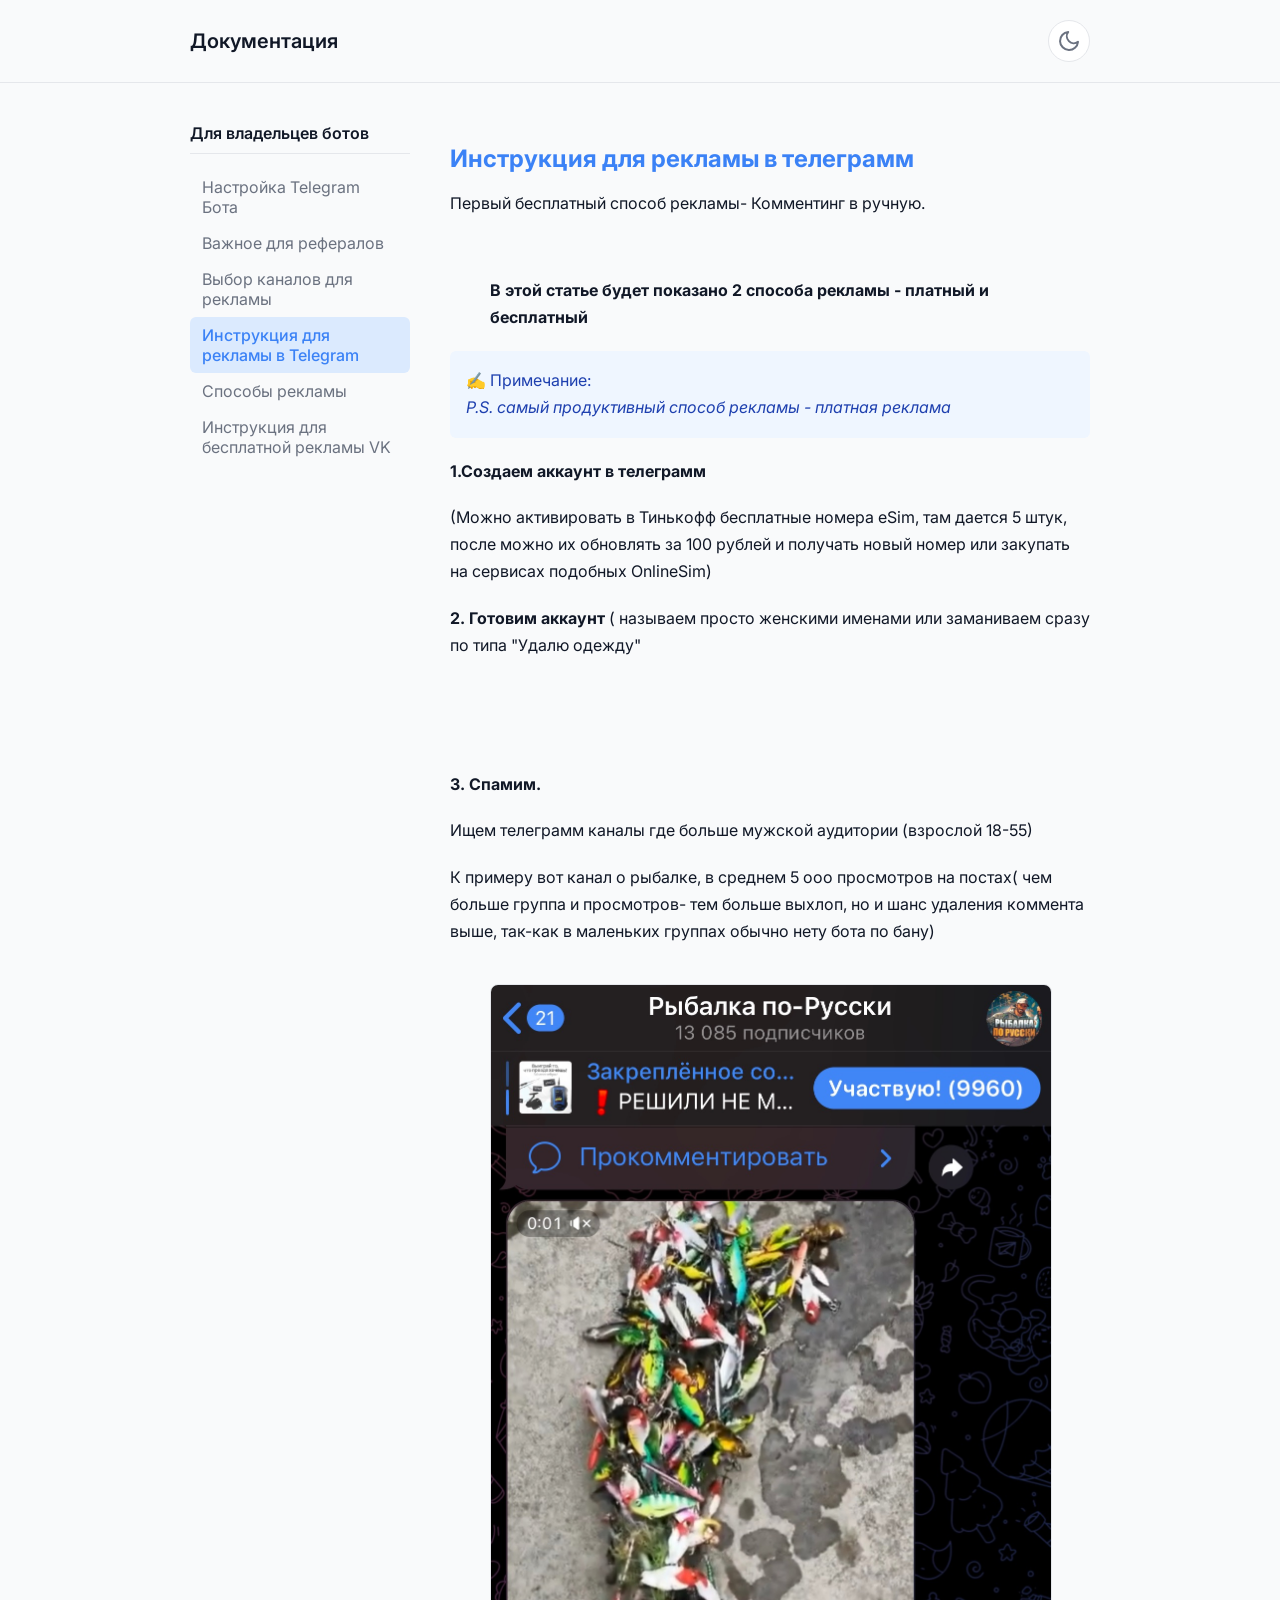
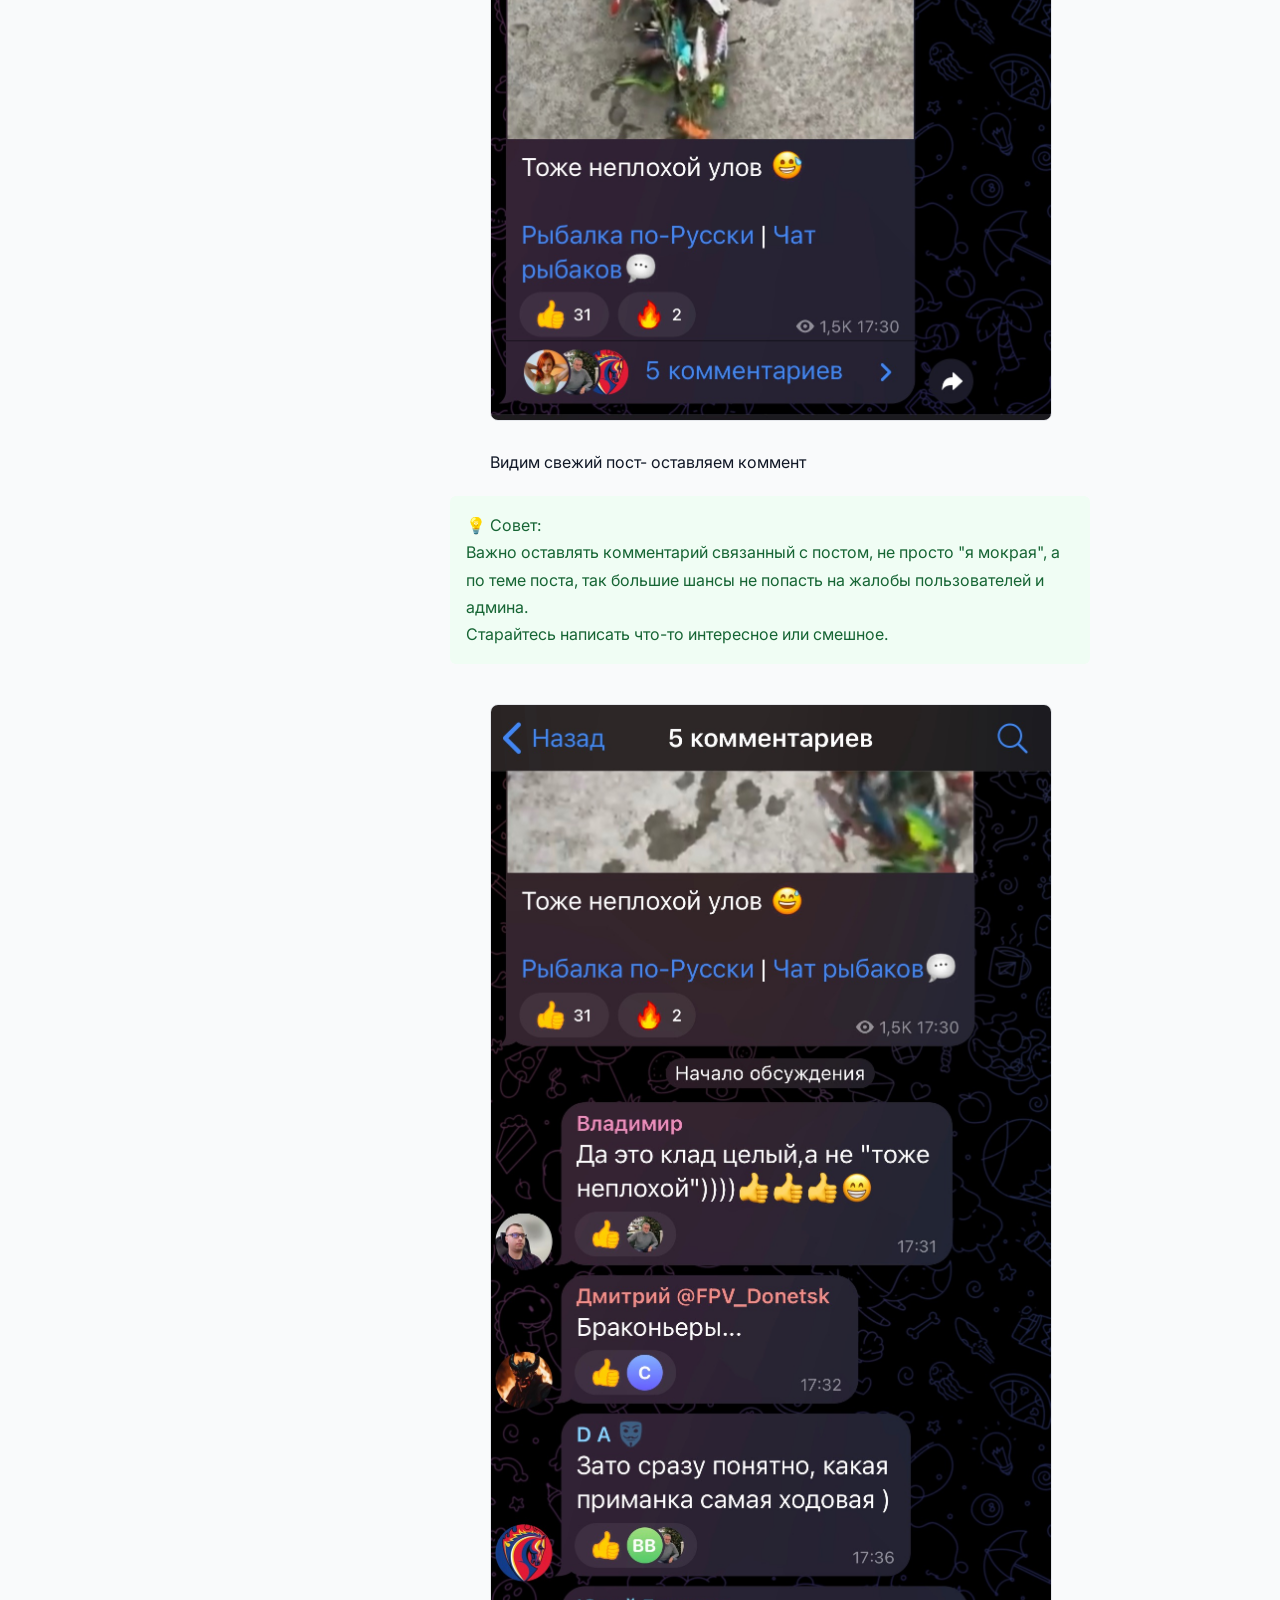
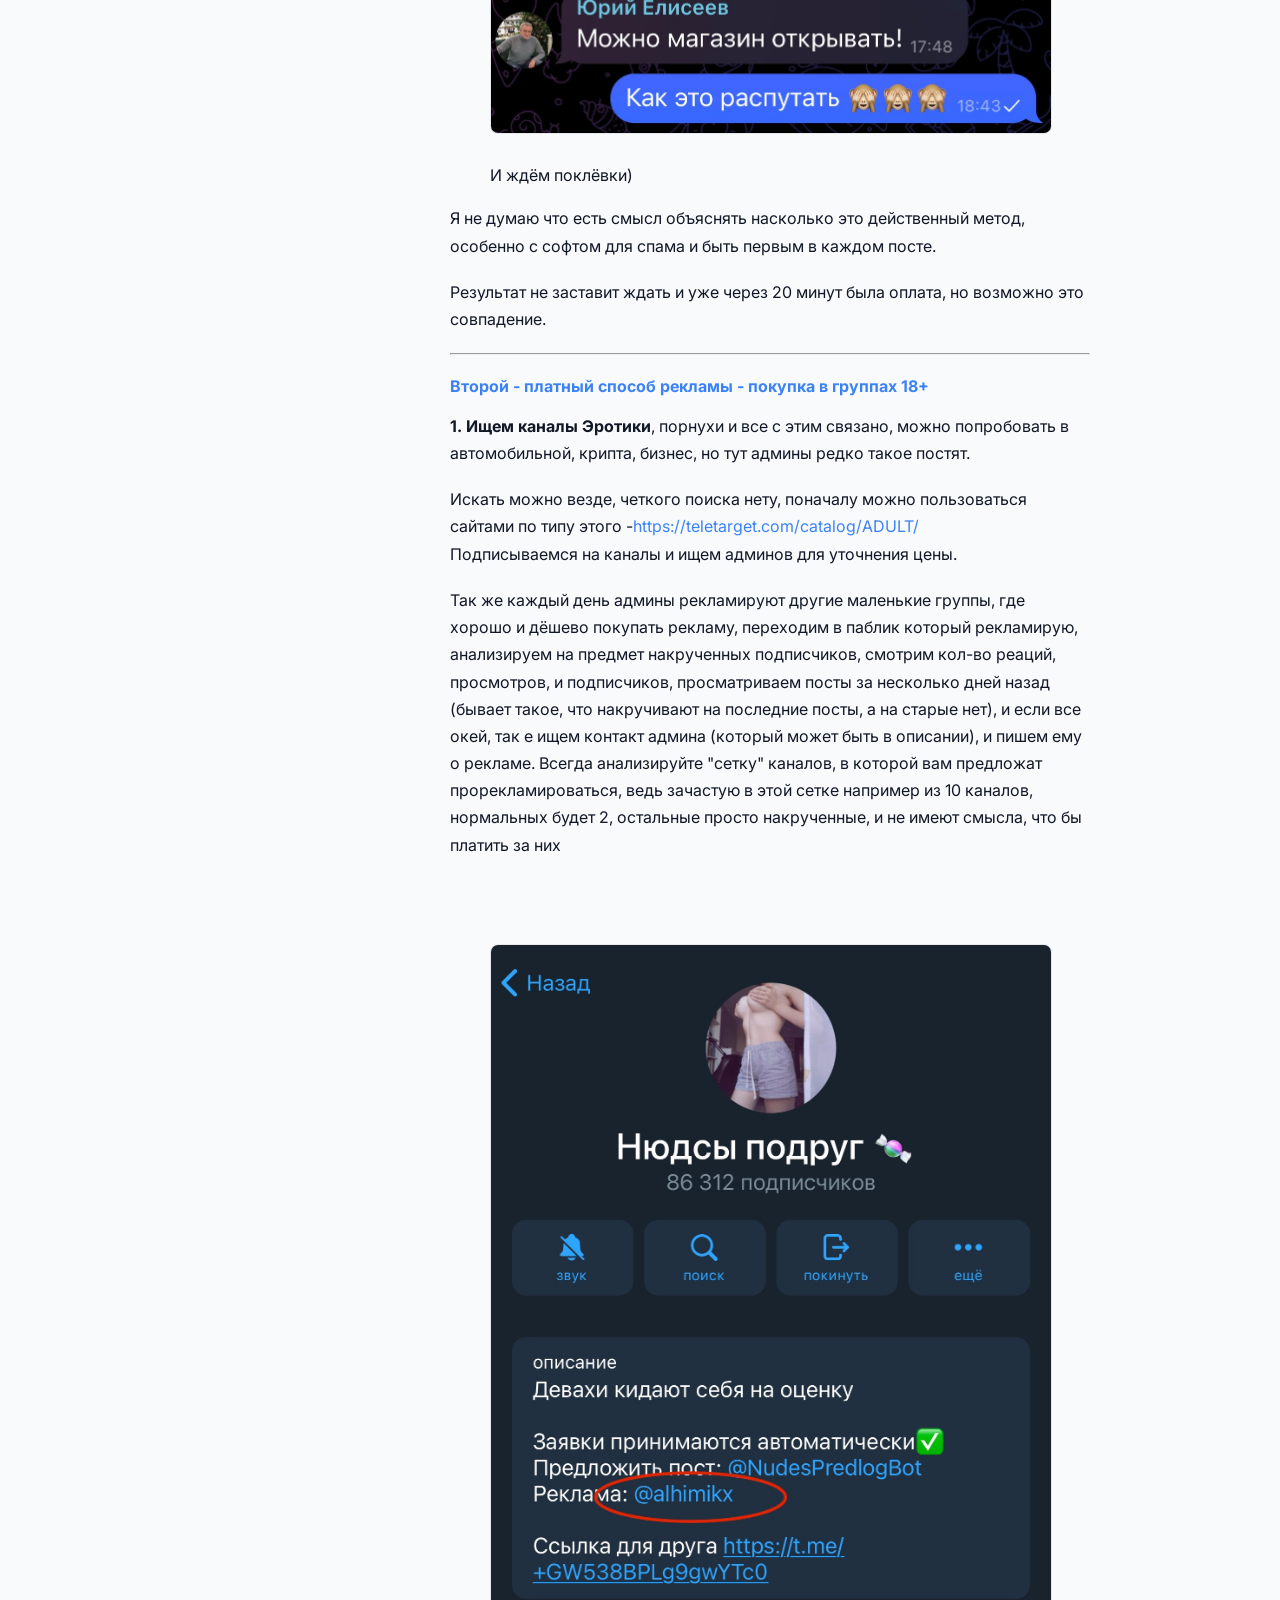
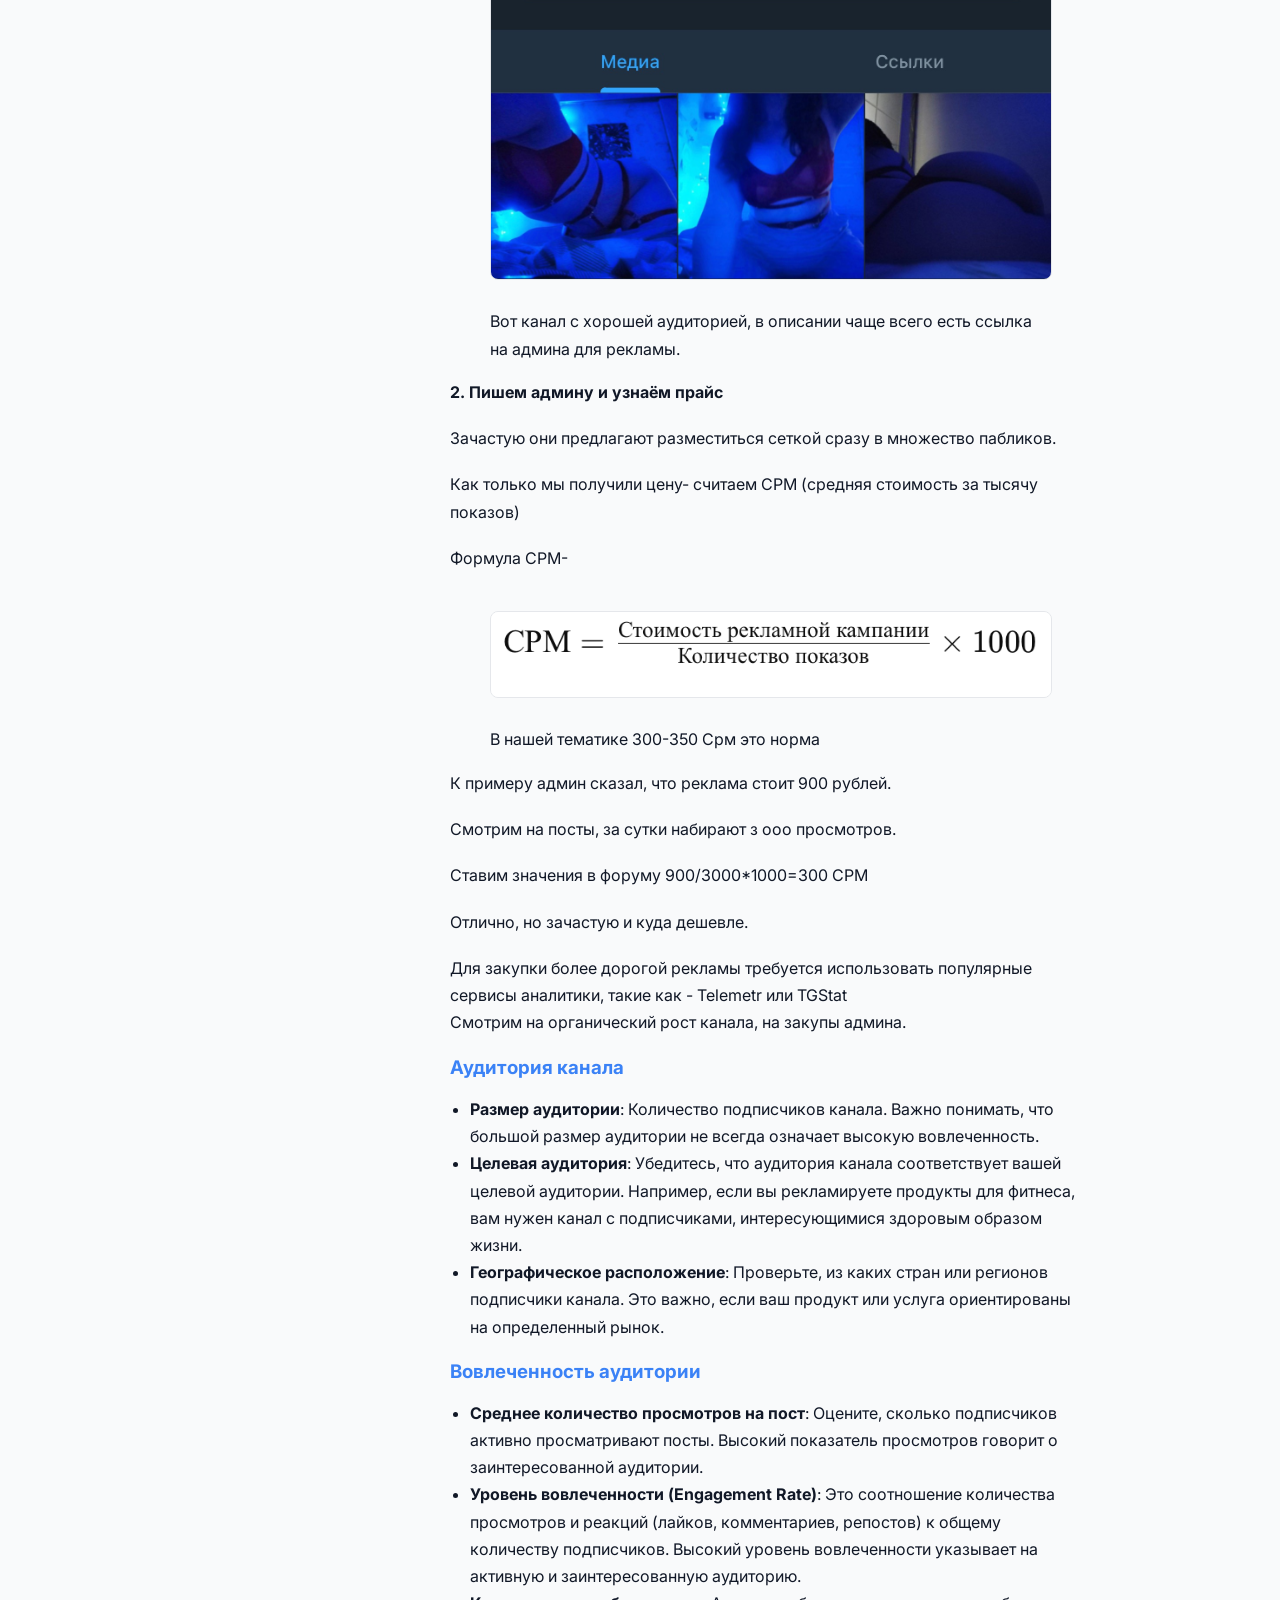
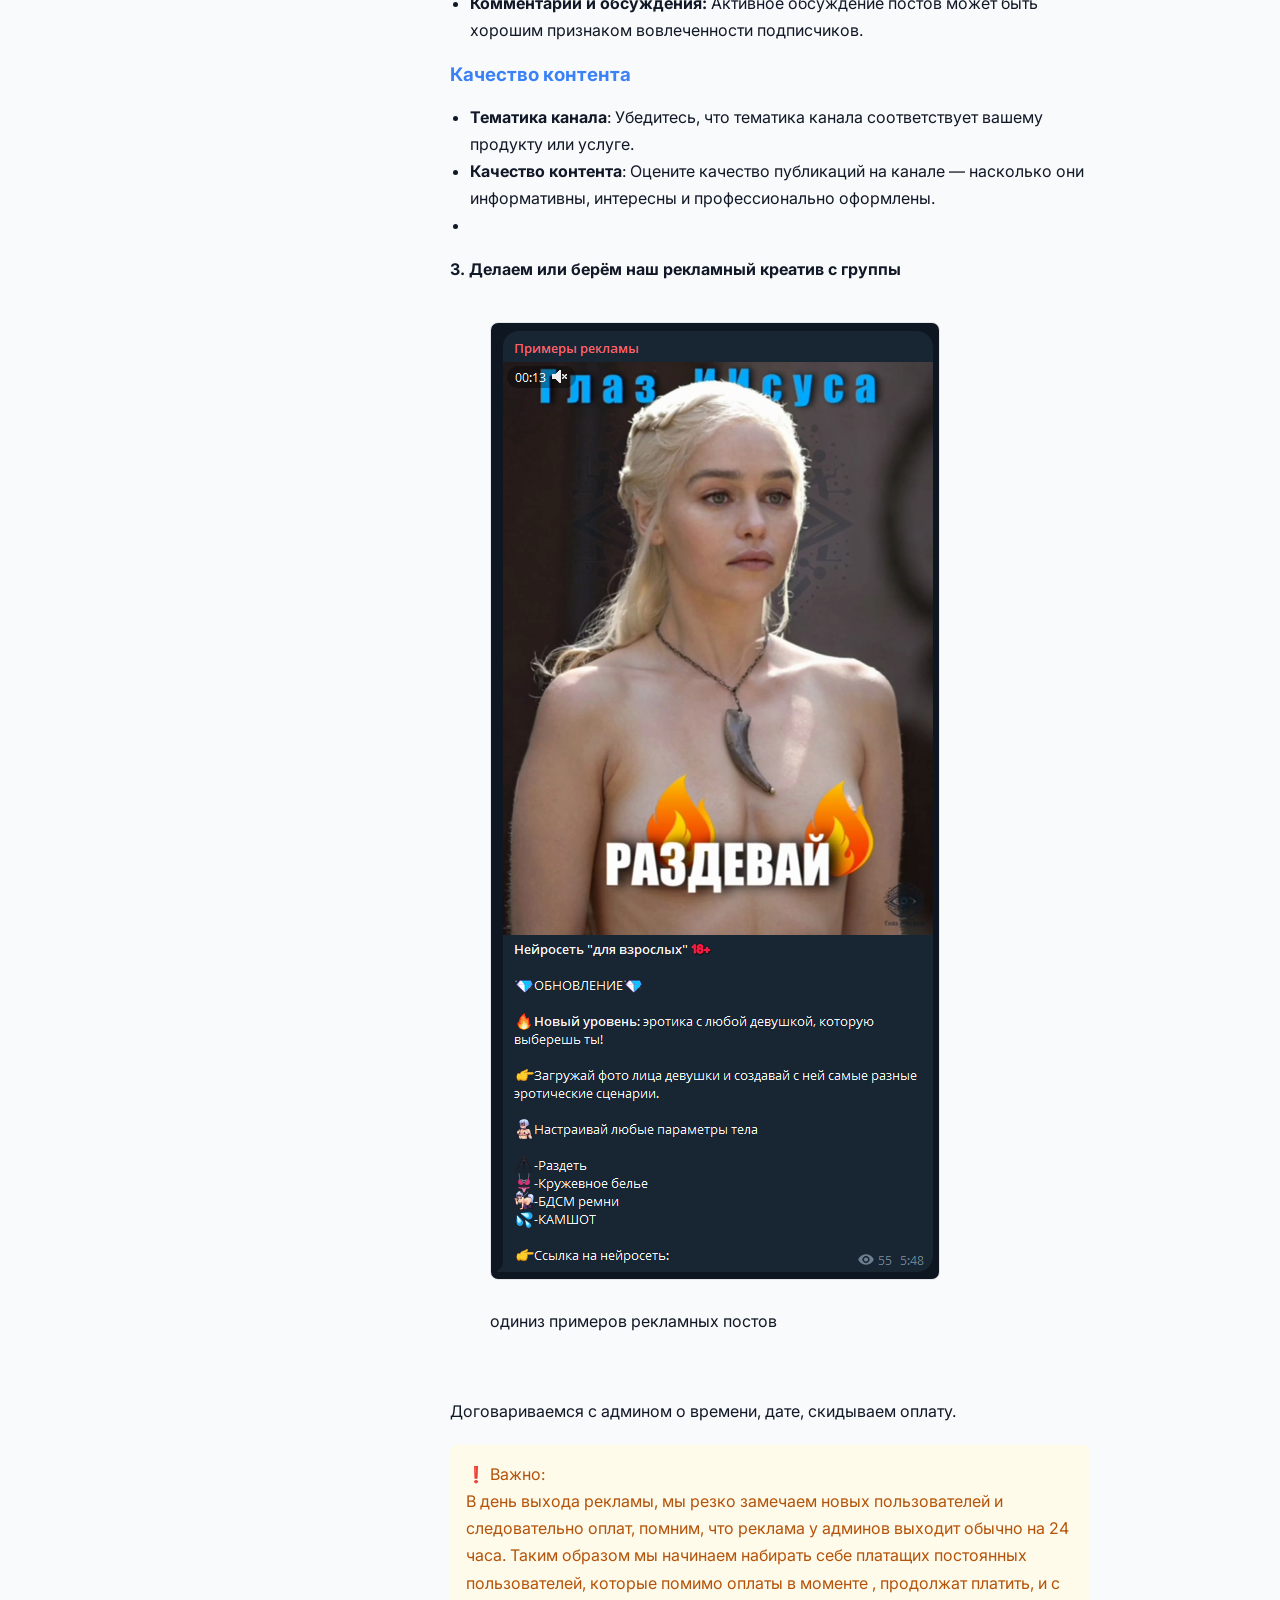
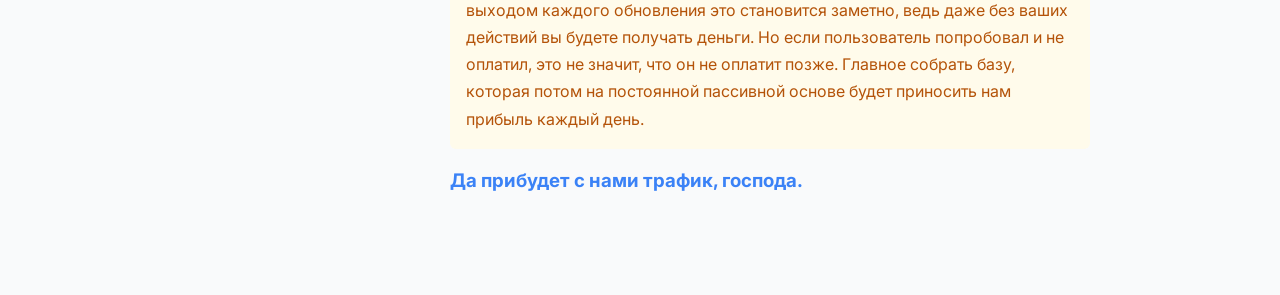
<file: articles/Instrukciya_dlya_reklamy_v_telegramm.html>
<!DOCTYPE html><html lang="ru"><head><meta charset="UTF-8"><meta name="viewport" content="width=device-width, initial-scale=1.0"><title>Инструкция для рекламы в Telegram</title><link rel="stylesheet" href="../style.css"><link rel="preconnect" href="https://fonts.googleapis.com"><link rel="preconnect" href="https://fonts.gstatic.com" crossorigin><link href="https://fonts.googleapis.com/css2?family=Inter:wght@400;500;600;700&display=swap" rel="stylesheet"></head><body class="light-theme"><header><div class="container"><a href="../index.html" class="logo">Документация</a><div class="theme-switcher" id="theme-switcher"><svg class="sun" xmlns="http://www.w3.org/2000/svg" width="24" height="24" viewBox="0 0 24 24" fill="none" stroke="currentColor" stroke-width="2" stroke-linecap="round" stroke-linejoin="round"><circle cx="12" cy="12" r="5"></circle><line x1="12" y1="1" x2="12" y2="3"></line><line x1="12" y1="21" x2="12" y2="23"></line><line x1="4.22" y1="4.22" x2="5.64" y2="5.64"></line><line x1="18.36" y1="18.36" x2="19.78" y2="19.78"></line><line x1="1" y1="12" x2="3" y2="12"></line><line x1="21" y1="12" x2="23" y2="12"></line><line x1="4.22" y1="19.78" x2="5.64" y2="18.36"></line><line x1="18.36" y1="5.64" x2="19.78" y2="4.22"></line></svg><svg class="moon" xmlns="http://www.w3.org/2000/svg" width="24" height="24" viewBox="0 0 24 24" fill="none" stroke="currentColor" stroke-width="2" stroke-linecap="round" stroke-linejoin="round"><path d="M21 12.79A9 9 0 1 1 11.21 3 7 7 0 0 0 21 12.79z"></path></svg></div></div></header><main><div class="container content-container"><aside class="sidebar"><h3>Для владельцев ботов</h3><ul><li><a href="Nastroyka_telegram_bota.html" >Настройка Telegram Бота</a></li><li><a href="Vazhnoe_dlya_referalov.html" >Важное для рефералов</a></li><li><a href="Vybor_kanalov_dlya_reklamy.html" >Выбор каналов для рекламы</a></li><li><a href="Instrukciya_dlya_reklamy_v_telegramm.html" class="active">Инструкция для рекламы в Telegram</a></li><li><a href="Sposoby_reklamy.html" >Способы рекламы</a></li><li><a href="instrukciya_dlya_besplatnoy_reklamy_VK.html" >Инструкция для бесплатной рекламы VK</a></li></ul></aside><article class="main-content"><div class="ql-editor" contenteditable="false"><h1 data-label="Title" data-placeholder="Title" dir="auto">Инструкция для рекламы в телеграмм</h1><p dir="auto">Первый бесплатный способ рекламы- Комментинг в ручную.</p><h3 dir="auto" id=""><br/></h3><blockquote dir="auto"><strong>В этой статье будет показано 2 способа рекламы - платный и бесплатный</strong></blockquote><div class="info-box note">✍️ Примечание: <p dir="auto"><em>P.S. самый продуктивный способ рекламы - платная реклама</em></p></div><p dir="auto"><strong>1.Создаем аккаунт в телеграмм</strong></p><p dir="auto">(Можно активировать в Тинькофф бесплатные номера eSim, там дается 5 штук, после можно их обновлять за 100 рублей и получать новый номер или закупать на сервисах подобных OnlineSim)</p><p dir="auto"><strong>2. Готовим аккаунт</strong> ( называем просто женскими именами или заманиваем сразу по типа "Удалю одежду"</p><p dir="auto"><br/></p><p dir="auto"><br/></p><p dir="auto"><strong>3. Спамим.</strong></p><p dir="auto">Ищем телеграмм каналы где больше мужской аудитории (взрослой 18-55)</p><p dir="auto">К примеру вот канал о рыбалке, в среднем 5 ооо просмотров на постах( чем больше группа и просмотров- тем больше выхлоп, но и шанс удаления коммента выше, так-как в маленьких группах обычно нету бота по бану)</p><figure contenteditable="false"><div class="figure_wrapper"><img alt="Image placeholder 1" src="../images/20.jpg"/></div><span class="cursor_wrapper" contenteditable="true"></span><figcaption class="editable_text" data-placeholder="Caption (optional)" dir="auto">Видим свежий пост- оставляем коммент</figcaption></figure><div class="info-box tip">💡 Совет: <p dir="auto">Важно оставлять комментарий связанный с постом, не просто "я мокрая", а по теме поста, так большие шансы не попасть на жалобы пользователей и админа.<br class="inline"/>Старайтесь написать что-то интересное или смешное.</p></div><figure contenteditable="false"><div class="figure_wrapper"><img alt="Image placeholder 2" src="../images/21.jpg"/></div><span class="cursor_wrapper" contenteditable="true"></span><figcaption class="editable_text" data-placeholder="Caption (optional)" dir="auto">И ждём поклёвки)</figcaption></figure><p dir="auto">Я не думаю что есть смысл объяснять насколько это действенный метод, особенно с софтом для спама и быть первым в каждом посте.</p><p dir="auto">Результат не заставит ждать и уже через 20 минут была оплата, но возможно это совпадение.</p><hr/><h4 dir="auto" id="Второй---платный-способ-рекламы---покупка-в-группах-18+">Второй - платный способ рекламы - покупка в группах 18+</h4><p dir="auto"><strong>1. Ищем каналы Эротики</strong>, порнухи и все с этим связано, можно попробовать в автомобильной, крипта, бизнес, но тут админы редко такое постят.</p><p dir="auto">Искать можно везде, четкого поиска нету, поначалу можно пользоваться сайтами по типу этого -<a href="https://teletarget.com/catalog/ADULT/" target="_blank">https://teletarget.com/catalog/ADULT/</a><br class="inline"/>Подписываемся на каналы и ищем админов для уточнения цены.</p><p dir="auto">Так же каждый день админы рекламируют другие маленькие группы, где хорошо и дёшево покупать рекламу, переходим в паблик который рекламирую, анализируем на предмет накрученных подписчиков, смотрим кол-во реаций, просмотров, и подписчиков, просматриваем посты за несколько дней назад (бывает такое, что накручивают на последние посты, а на старые нет), и если все окей, так е ищем контакт админа (который может быть в описании), и пишем ему о рекламе. Всегда анализируйте "сетку" каналов, в которой вам предложат прорекламироваться, ведь зачастую в этой сетке например из 10 каналов, нормальных будет 2, остальные просто накрученные, и не имеют смысла, что бы платить за них</p><p dir="auto"><br/></p><figure contenteditable="false"><div class="figure_wrapper"><img alt="Image placeholder 3" src="../images/22.jpg"/></div><span class="cursor_wrapper" contenteditable="true"></span><figcaption class="editable_text" data-placeholder="Caption (optional)" dir="auto">Вот канал с хорошей аудиторией, в описании чаще всего есть ссылка на админа для рекламы.</figcaption></figure><p dir="auto"><strong>2. Пишем админу и узнаём прайс</strong></p><p dir="auto">Зачастую они предлагают разместиться сеткой сразу в множество пабликов.</p><p dir="auto">Как только мы получили цену- считаем СРМ (средняя стоимость за тысячу показов)</p><p dir="auto">Формула СРМ-</p><figure contenteditable="false"><div class="figure_wrapper"><img alt="Image placeholder 4" src="../images/23.jpg"/></div><span class="cursor_wrapper" contenteditable="true"></span><figcaption class="editable_text" data-placeholder="Caption (optional)" dir="auto">В нашей тематике 300-350 Срм это норма</figcaption></figure><p dir="auto">К примеру админ сказал, что реклама стоит 900 рублей.</p><p dir="auto">Смотрим на посты, за сутки набирают з ооо просмотров.</p><p dir="auto">Ставим значения в форуму 900/3000*1000=300 СРМ</p><p dir="auto">Отлично, но зачастую и куда дешевле.</p><p dir="auto">Для закупки более дорогой рекламы требуется использовать популярные сервисы аналитики, такие как - Telemetr или TGStat <br class="inline"/>Смотрим на органический рост канала, на закупы админа.</p><h3 dir="auto" id="Аудитория-канала">Аудитория канала</h3><ul dir="auto"><li><strong>Размер аудитории</strong>: Количество подписчиков канала. Важно понимать, что большой размер аудитории не всегда означает высокую вовлеченность.</li><li><strong>Целевая аудитория</strong>: Убедитесь, что аудитория канала соответствует вашей целевой аудитории. Например, если вы рекламируете продукты для фитнеса, вам нужен канал с подписчиками, интересующимися здоровым образом жизни.</li><li><strong>Географическое расположение</strong>: Проверьте, из каких стран или регионов подписчики канала. Это важно, если ваш продукт или услуга ориентированы на определенный рынок.</li></ul><h3 dir="auto" id="Вовлеченность-аудитории">Вовлеченность аудитории</h3><ul dir="auto"><li><strong>Среднее количество просмотров на пост</strong>: Оцените, сколько подписчиков активно просматривают посты. Высокий показатель просмотров говорит о заинтересованной аудитории.</li><li><strong>Уровень вовлеченности (Engagement Rate)</strong>: Это соотношение количества просмотров и реакций (лайков, комментариев, репостов) к общему количеству подписчиков. Высокий уровень вовлеченности указывает на активную и заинтересованную аудиторию.</li><li><strong>Комментарии и обсуждения:</strong> Активное обсуждение постов может быть хорошим признаком вовлеченности подписчиков.</li></ul><h3 dir="auto" id="Качество-контента">Качество контента</h3><ul dir="auto"><li><strong>Тематика канала</strong>: Убедитесь, что тематика канала соответствует вашему продукту или услуге.</li><li><strong>Качество контента</strong>: Оцените качество публикаций на канале — насколько они информативны, интересны и профессионально оформлены.</li><li><br/></li></ul><p dir="auto"><strong>3. Делаем или берём наш рекламный креатив с группы</strong></p><figure contenteditable="false"><div class="figure_wrapper"><img alt="Image placeholder 5" src="../images/24.jpg"/></div><span class="cursor_wrapper" contenteditable="true"></span><figcaption class="editable_text" data-placeholder="Caption (optional)" dir="auto">одиниз примеров рекламных постов</figcaption></figure><p dir="auto"><br/></p><p dir="auto">Договариваемся с админом о времени, дате, скидываем оплату.</p><div class="info-box warning">❗ Важно: <p dir="auto">В день выхода рекламы, мы резко замечаем новых пользователей и следовательно оплат, помним, что реклама у админов выходит обычно на 24 часа. Таким образом мы начинаем набирать себе платащих постоянных пользователей, которые помимо оплаты в моменте , продолжат платить, и с выходом каждого обновления это становится заметно, ведь даже без ваших действий вы будете получать деньги. Но если пользователь попробовал и не оплатил, это не значит, что он не оплатит позже. Главное собрать базу, которая потом на постоянной пассивной основе будет приносить нам прибыль каждый день.</p></div><h3 dir="auto" id="Да-прибудет-с-нами-трафик,-господа.">Да прибудет с нами трафик, господа.</h3><p dir="auto"><br/></p></div></article></div></main><script src="../script.js"></script></body></html>
</file>
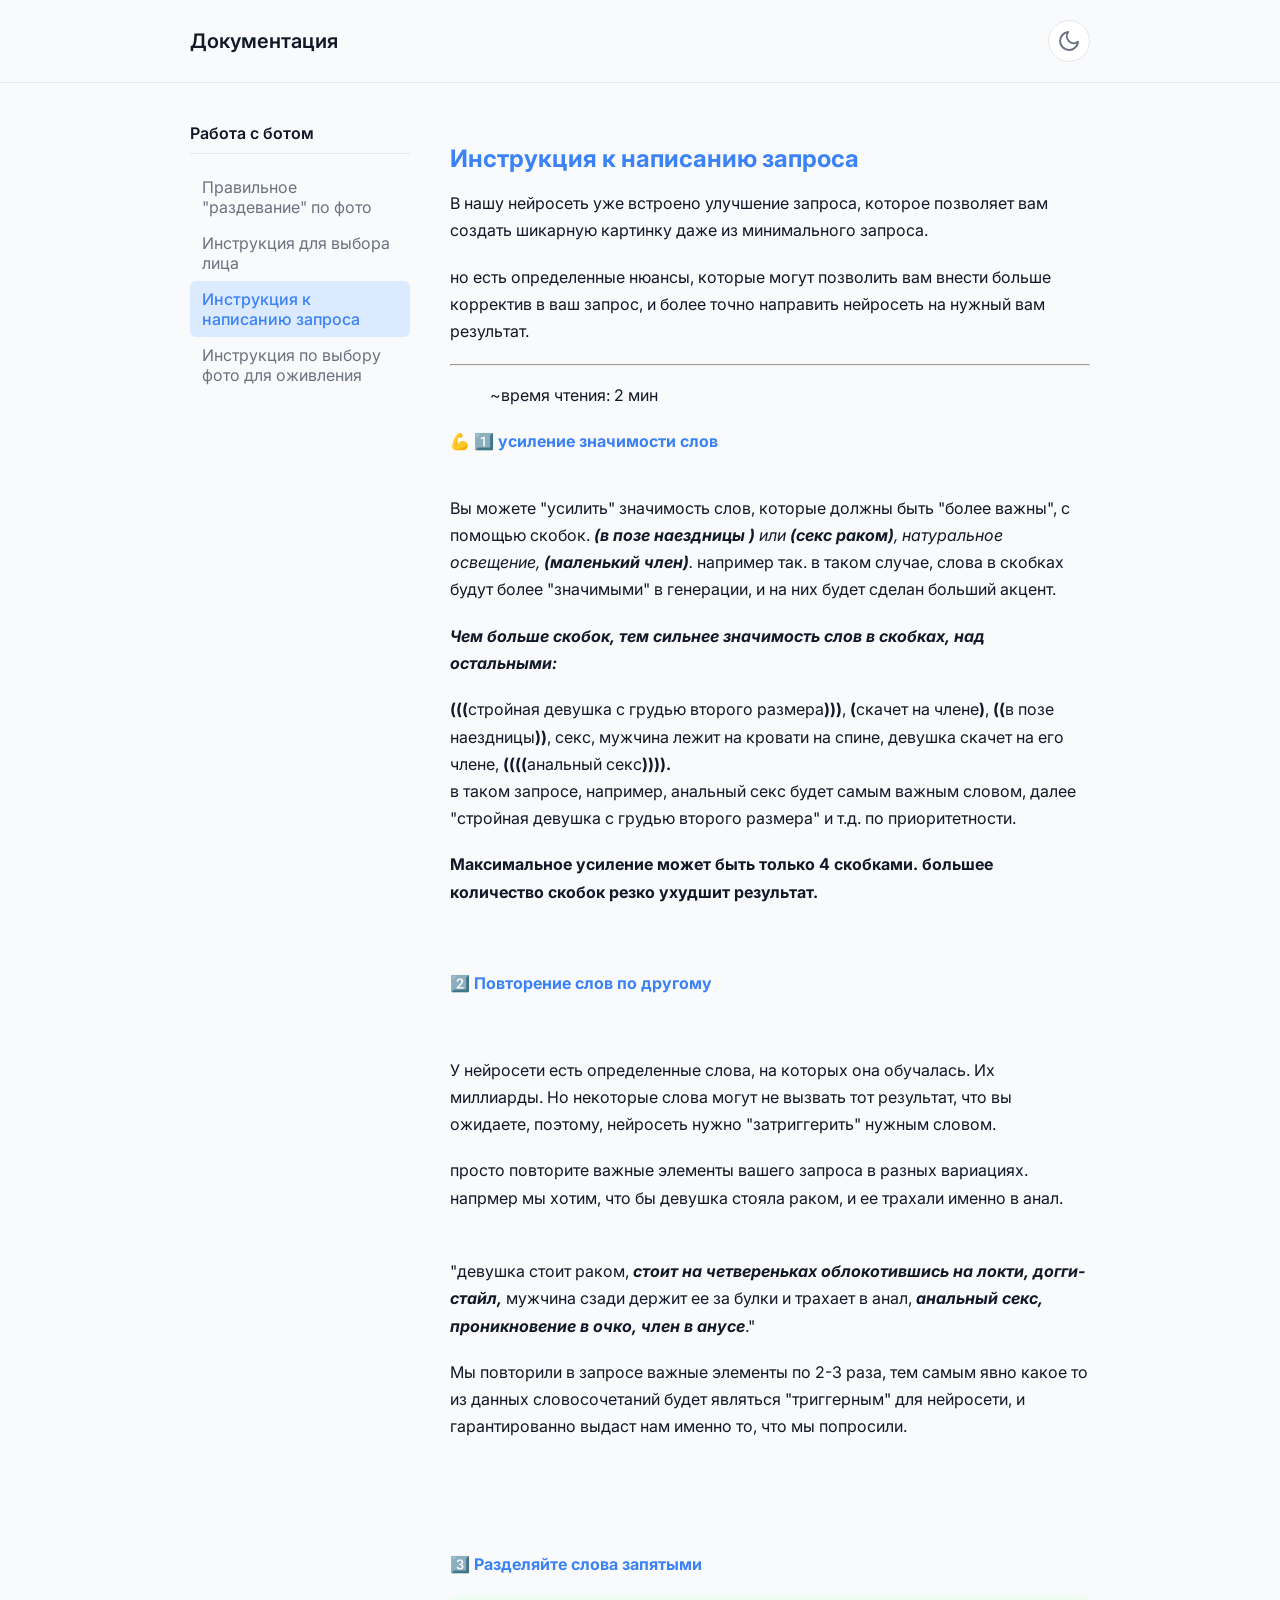
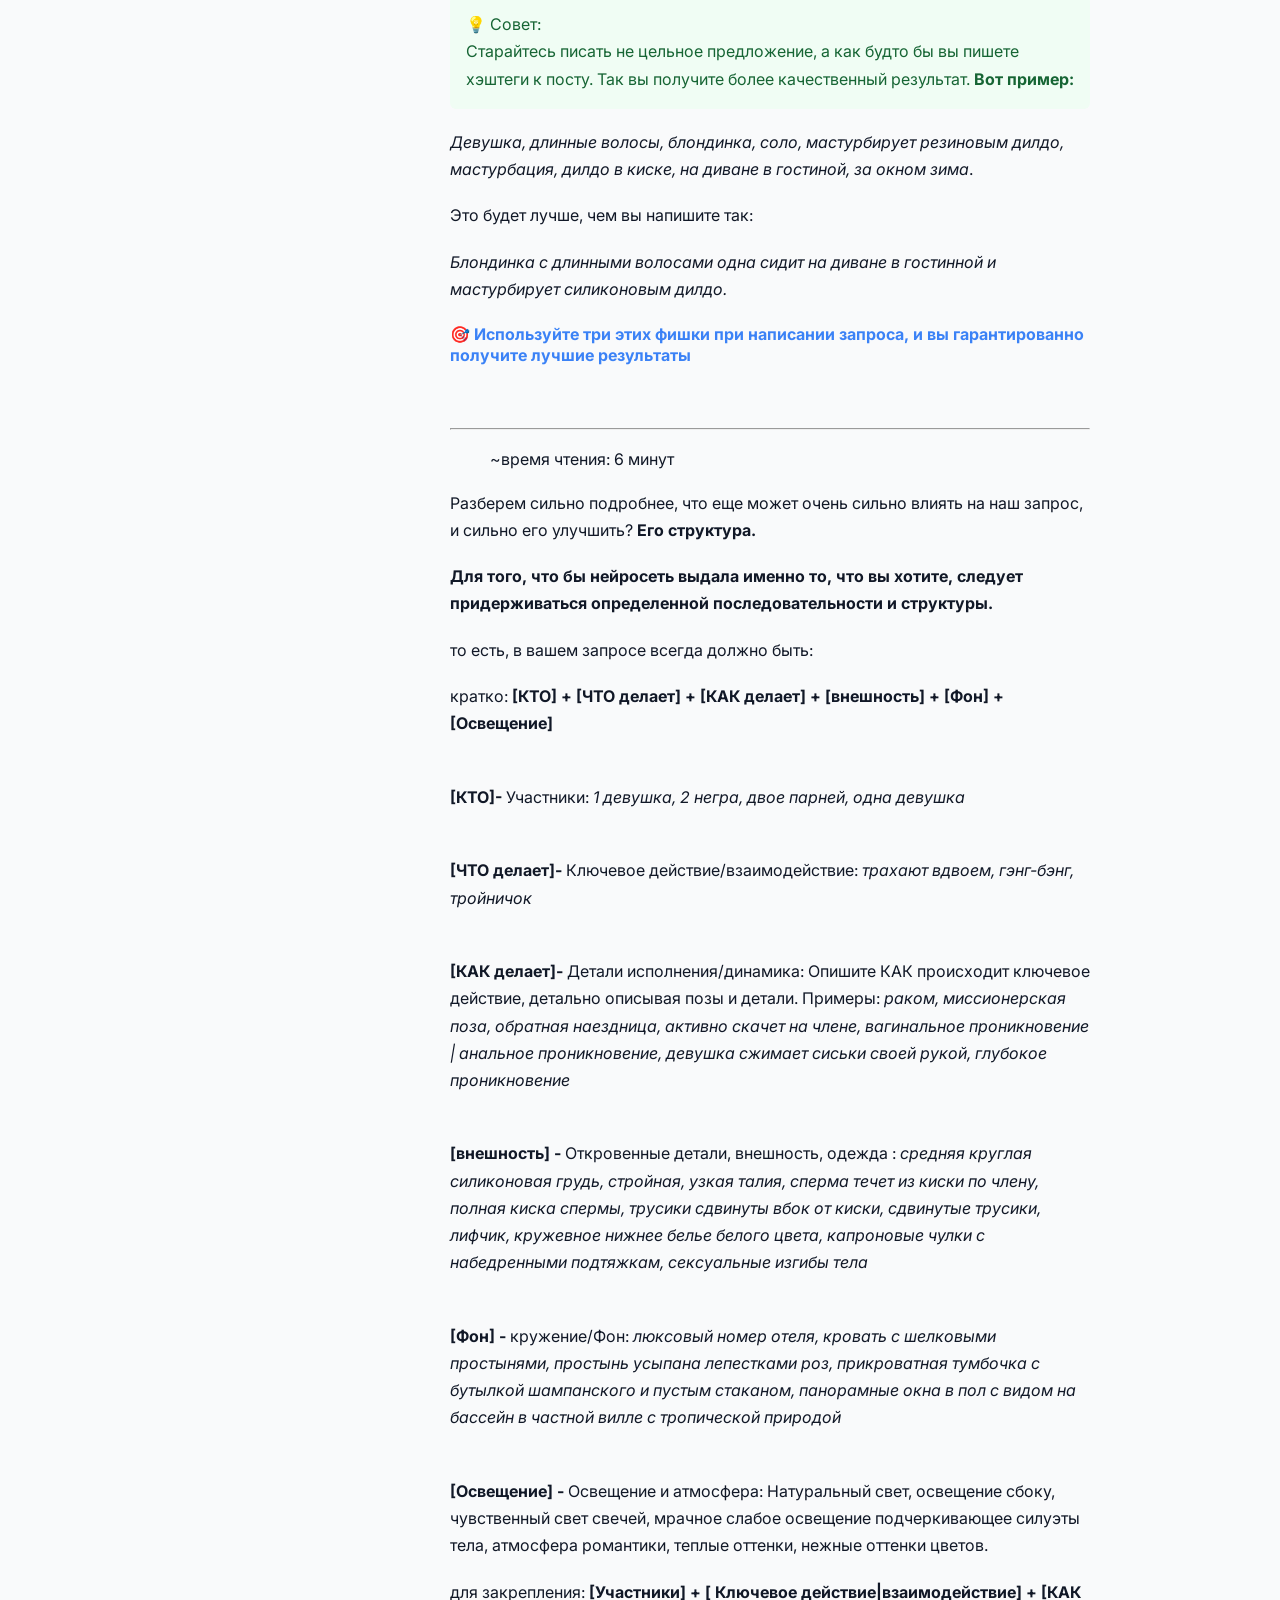
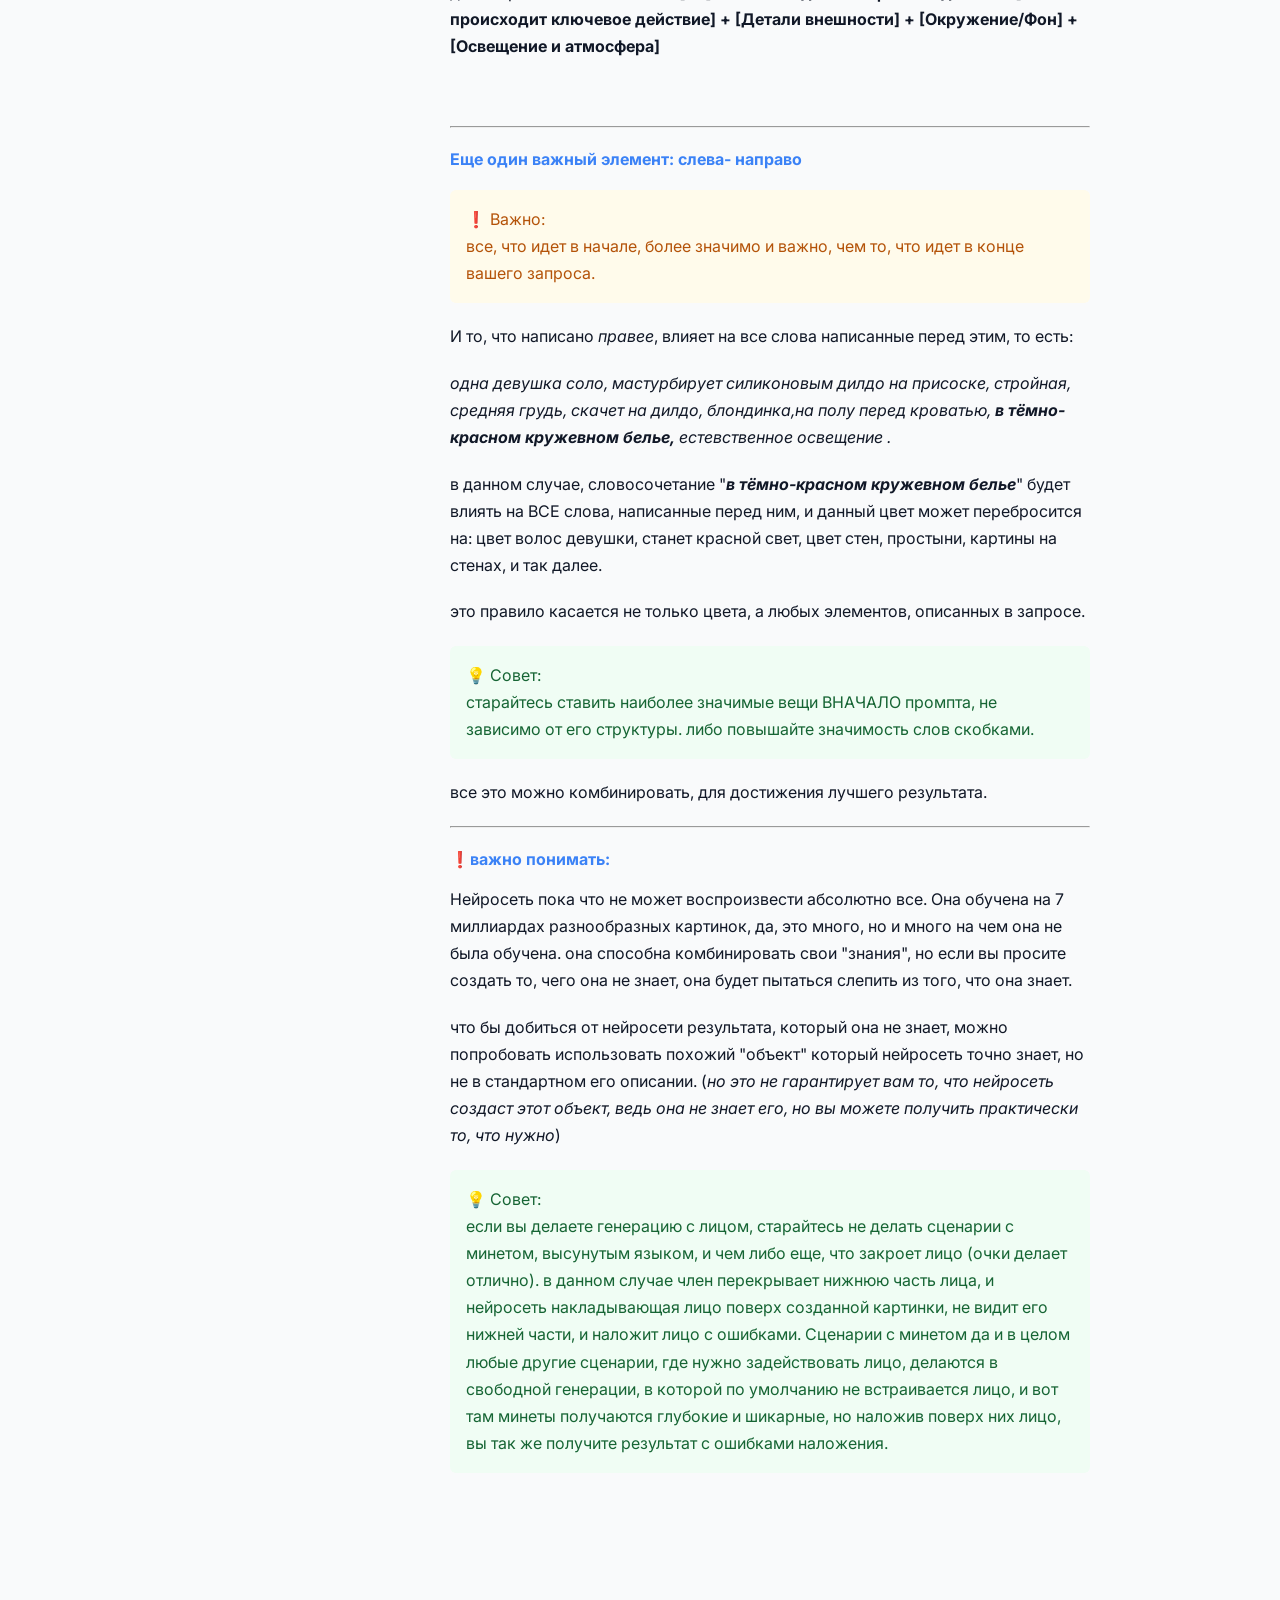
<file: articles/napisanie_zaprosa.html>
<!DOCTYPE html><html lang="ru"><head><meta charset="UTF-8"><meta name="viewport" content="width=device-width, initial-scale=1.0"><title>Инструкция к написанию запроса</title><link rel="stylesheet" href="../style.css"><link rel="preconnect" href="https://fonts.googleapis.com"><link rel="preconnect" href="https://fonts.gstatic.com" crossorigin><link href="https://fonts.googleapis.com/css2?family=Inter:wght@400;500;600;700&display=swap" rel="stylesheet"></head><body class="light-theme"><header><div class="container"><a href="../index.html" class="logo">Документация</a><div class="theme-switcher" id="theme-switcher"><svg class="sun" xmlns="http://www.w3.org/2000/svg" width="24" height="24" viewBox="0 0 24 24" fill="none" stroke="currentColor" stroke-width="2" stroke-linecap="round" stroke-linejoin="round"><circle cx="12" cy="12" r="5"></circle><line x1="12" y1="1" x2="12" y2="3"></line><line x1="12" y1="21" x2="12" y2="23"></line><line x1="4.22" y1="4.22" x2="5.64" y2="5.64"></line><line x1="18.36" y1="18.36" x2="19.78" y2="19.78"></line><line x1="1" y1="12" x2="3" y2="12"></line><line x1="21" y1="12" x2="23" y2="12"></line><line x1="4.22" y1="19.78" x2="5.64" y2="18.36"></line><line x1="18.36" y1="5.64" x2="19.78" y2="4.22"></line></svg><svg class="moon" xmlns="http://www.w3.org/2000/svg" width="24" height="24" viewBox="0 0 24 24" fill="none" stroke="currentColor" stroke-width="2" stroke-linecap="round" stroke-linejoin="round"><path d="M21 12.79A9 9 0 1 1 11.21 3 7 7 0 0 0 21 12.79z"></path></svg></div></div></header><main><div class="container content-container"><aside class="sidebar"><h3>Работа с ботом</h3><ul><li><a href="pravilnoe_razdevanie.html" >Правильное "раздевание" по фото</a></li><li><a href="vybor_lica.html" >Инструкция для выбора лица</a></li><li><a href="napisanie_zaprosa.html" class="active">Инструкция к написанию запроса</a></li><li><a href="vybor_foto_ozhivlenie.html" >Инструкция по выбору фото для оживления</a></li></ul></aside><article class="main-content"><div class="ql-editor" contenteditable="false"><h1 data-label="Title" data-placeholder="Title" dir="auto">Инструкция к написанию запроса</h1><p dir="auto">В нашу нейросеть уже встроено улучшение запроса, которое позволяет вам создать шикарную картинку даже из минимального запроса. </p><p dir="auto">но есть определенные нюансы, которые могут позволить вам внести больше корректив в ваш запрос, и более точно направить нейросеть на нужный вам результат. </p><hr/><blockquote dir="auto">~время чтения: 2 мин</blockquote><h4 dir="auto" id="1️⃣-усиление-значимости-слов">💪 1️⃣ усиление значимости слов</h4><p dir="auto"><br class="inline"/>Вы можете "усилить" значимость слов, которые должны быть "более важны", с помощью скобок. <em> </em><strong><em>(в позе наездницы ) </em></strong><em>или  </em><strong><em>(секс раком)</em></strong><em>, натуральное освещение, </em><strong><em>(маленький член)</em></strong><em>.</em><strong><em> </em></strong>например так. в таком случае, слова в скобках будут более "значимыми" в генерации, и на них будет сделан больший акцент.</p><p dir="auto"><strong><em>Чем больше скобок, тем сильнее значимость слов в скобках, над остальными:</em></strong></p><p dir="auto"><strong>(((</strong>стройная девушка с грудью второго размера<strong>)))</strong>, <strong>(</strong>скачет на члене<strong>)</strong>, <strong>((</strong>в позе наездницы<strong>))</strong>, секс, мужчина лежит на кровати на спине, девушка скачет на его члене, <strong>((((</strong>анальный секс<strong>)))). </strong><br class="inline"/>в таком запросе, например, анальный секс будет самым важным словом, далее "стройная девушка с грудью второго размера"  и т.д. по приоритетности.</p><p dir="auto"><strong>Максимальное усиление может быть только 4 скобками. большее количество скобок резко ухудшит результат.</strong></p><p dir="auto"><br/></p><h4 dir="auto" id="2️⃣-Повторение-слов-по-другому">2️⃣ Повторение слов по другому</h4><p dir="auto"><br/></p><p dir="auto">У нейросети есть определенные слова, на которых она обучалась. Их миллиарды. Но некоторые слова могут не вызвать тот результат, что вы ожидаете, поэтому, нейросеть нужно "затриггерить" нужным словом. </p><p dir="auto">просто повторите важные элементы вашего запроса в разных вариациях. напрмер  мы хотим, что бы девушка стояла раком, и ее трахали именно в анал. </p><p dir="auto"><br class="inline"/>"девушка стоит раком, <strong><em>стоит на четвереньках облокотившись на локти, догги-стайл,</em></strong> мужчина сзади держит ее за булки и трахает в анал, <strong><em>анальный секс, проникновение в очко, член в анусе</em></strong>."</p><p dir="auto">Мы повторили в запросе важные элементы по 2-3 раза, тем самым явно какое то из данных словосочетаний будет являться "триггерным" для нейросети, и гарантированно выдаст нам именно то, что мы  попросили. </p><p dir="auto"><br/></p><p dir="auto"><br/></p><h4 dir="auto" id="3️⃣-Разделяйте-слова-запятыми">3️⃣ Разделяйте слова запятыми</h4><div class="info-box tip">💡 Совет: <p dir="auto">Старайтесь писать не цельное предложение, а как будто бы вы пишете хэштеги к посту. Так вы получите более качественный результат.<strong> Вот пример:</strong></p></div><p dir="auto"><em>Девушка, длинные волосы, блондинка, соло, мастурбирует резиновым дилдо, мастурбация, дилдо в киске, на диване в гостиной, за окном зима</em>. </p><p dir="auto">Это будет лучше, чем вы напишите так:</p><p dir="auto"><em>Блондинка с длинными волосами одна сидит на диване в гостинной и мастурбирует силиконовым дилдо.</em> </p><h4 dir="auto" id="Используйте-три-этих-фишки-при-написании-запроса,-и-вы-гарантированно-получите-лучшие-результаты">🎯  Используйте три этих фишки при написании запроса, и вы гарантированно получите лучшие результаты</h4><p dir="auto"><br/></p><hr/><blockquote dir="auto">~время чтения: 6 минут</blockquote><p dir="auto">Разберем сильно подробнее, что еще может очень сильно влиять на наш запрос, и сильно его улучшить? <strong>Его структура.</strong></p><p dir="auto"><strong>Для того, что бы нейросеть выдала именно то, что вы хотите, следует придерживаться определенной последовательности и структуры.</strong></p><p dir="auto">то есть, в вашем запросе всегда должно быть:</p><p dir="auto">кратко: <strong>[КТО] + [ЧТО делает] + [КАК делает] + [внешность] + [Фон] + [Освещение]</strong><br class="inline"/><br class="inline"/></p><p dir="auto"><strong>[КТО]-  </strong>Участники:<em> 1 девушка, 2 негра, двое парней, одна девушка</em></p><p dir="auto"><strong><br class="inline"/>[ЧТО делает]- </strong>Ключевое действие/взаимодействие: <em>трахают вдвоем, гэнг-бэнг, тройничок</em></p><p dir="auto"><strong><br class="inline"/>[КАК делает]- </strong>Детали исполнения/динамика: Опишите КАК происходит ключевое действие, детально описывая позы и детали. Примеры: <em>раком, миссионерская поза, обратная наездница, активно скачет на члене, вагинальное проникновение | анальное проникновение, девушка сжимает сиськи своей рукой,  глубокое проникновение</em></p><p dir="auto"><strong><br class="inline"/>[внешность] - </strong>Откровенные детали, внешность, одежда : <em>средняя круглая силиконовая грудь, стройная, узкая талия, сперма течет из киски по члену, полная киска спермы, трусики сдвинуты вбок от киски, сдвинутые трусики, лифчик, кружевное нижнее белье белого цвета, капроновые чулки с набедренными подтяжкам, сексуальные изгибы тела</em></p><p dir="auto"><strong><br class="inline"/>[Фон] - </strong>кружение/Фон: <em>люксовый номер отеля, кровать с шелковыми простынями, простынь усыпана лепестками роз, прикроватная тумбочка с бутылкой шампанского и пустым стаканом, панорамные окна в пол с видом на бассейн в частной вилле с тропической природой</em></p><p dir="auto"><strong><br class="inline"/>[Освещение] - </strong>Освещение и атмосфера: Натуральный свет, освещение сбоку, чувственный свет свечей, мрачное слабое освещение подчеркивающее силуэты тела, атмосфера романтики, теплые оттенки,  нежные оттенки цветов.</p><p dir="auto">для закрепления: <strong>[Участники] + [ Ключевое действие|взаимодействие] + [КАК происходит ключевое действие] + [Детали внешности] + [Окружение/Фон] + [Освещение и атмосфера]</strong></p><p dir="auto"><br/></p><hr/><h4 dir="auto" id="Еще-один-важный-элемент:-слева--направо">Еще один важный элемент: слева- направо</h4><div class="info-box warning">❗ Важно: <p dir="auto">все, что идет в начале, более значимо и важно, чем то, что идет в конце вашего запроса. </p></div><p dir="auto">И то, что написано <em>правее</em>, влияет на все слова написанные перед этим, то есть:</p><p dir="auto"><em>одна девушка соло, мастурбирует силиконовым дилдо на присоске, стройная, средняя грудь, скачет на дилдо, блондинка,на полу перед кроватью, </em><strong><em>в тёмно-красном кружевном белье, </em></strong><em>естевственное освещение .</em></p><p dir="auto">в данном случае, словосочетание "<strong><em>в тёмно-красном кружевном белье</em></strong>" будет влиять на ВСЕ слова, написанные перед ним, и данный цвет может перебросится на: цвет волос девушки, станет красной свет, цвет стен, простыни, картины на стенах, и так далее. </p><p dir="auto">это правило касается не только цвета, а любых элементов, описанных в запросе.</p><div class="info-box tip">💡 Совет: <p dir="auto">старайтесь ставить наиболее значимые вещи ВНАЧАЛО промпта, не зависимо от его структуры. либо повышайте значимость слов скобками.</p></div><p dir="auto">все это можно комбинировать, для достижения лучшего результата. </p><hr/><h4 dir="auto" id="❗️важно-понимать:">❗️важно понимать:</h4><p dir="auto">Нейросеть пока что не может воспроизвести абсолютно все. Она обучена на 7 миллиардах разнообразных картинок, да, это много, но и много на чем она не была обучена. она способна комбинировать свои "знания", но если вы просите создать то, чего она не знает, она будет пытаться слепить из того, что она знает.</p><p dir="auto">что бы добиться от нейросети результата, который она не знает, можно попробовать использовать похожий "объект" который нейросеть точно знает, но не в стандартном его описании. (<em>но это не гарантирует вам то, что нейросеть создаст этот объект, ведь она не знает его, но вы можете получить практически то, что нужно</em>)</p><div class="info-box tip">💡 Совет: <p dir="auto">если вы делаете генерацию с лицом, старайтесь не делать сценарии с минетом, высунутым языком, и чем либо еще, что закроет лицо (очки делает отлично). в данном случае член перекрывает нижнюю часть лица, и нейросеть накладывающая лицо поверх созданной картинки, не видит его нижней части, и наложит лицо с ошибками. Сценарии с минетом да и в целом любые другие сценарии, где нужно задействовать лицо, делаются в свободной генерации, в которой по умолчанию не встраивается лицо, и вот там минеты получаются глубокие и шикарные, но наложив поверх них лицо, вы так же получите результат с ошибками наложения. </p></div><p dir="auto"><br/></p><p dir="auto"><br/></p><p dir="auto"><br/></p><p dir="auto"><br/></p><p dir="auto"><br/></p></div></article></div></main><script src="../script.js"></script></body></html>
</file>
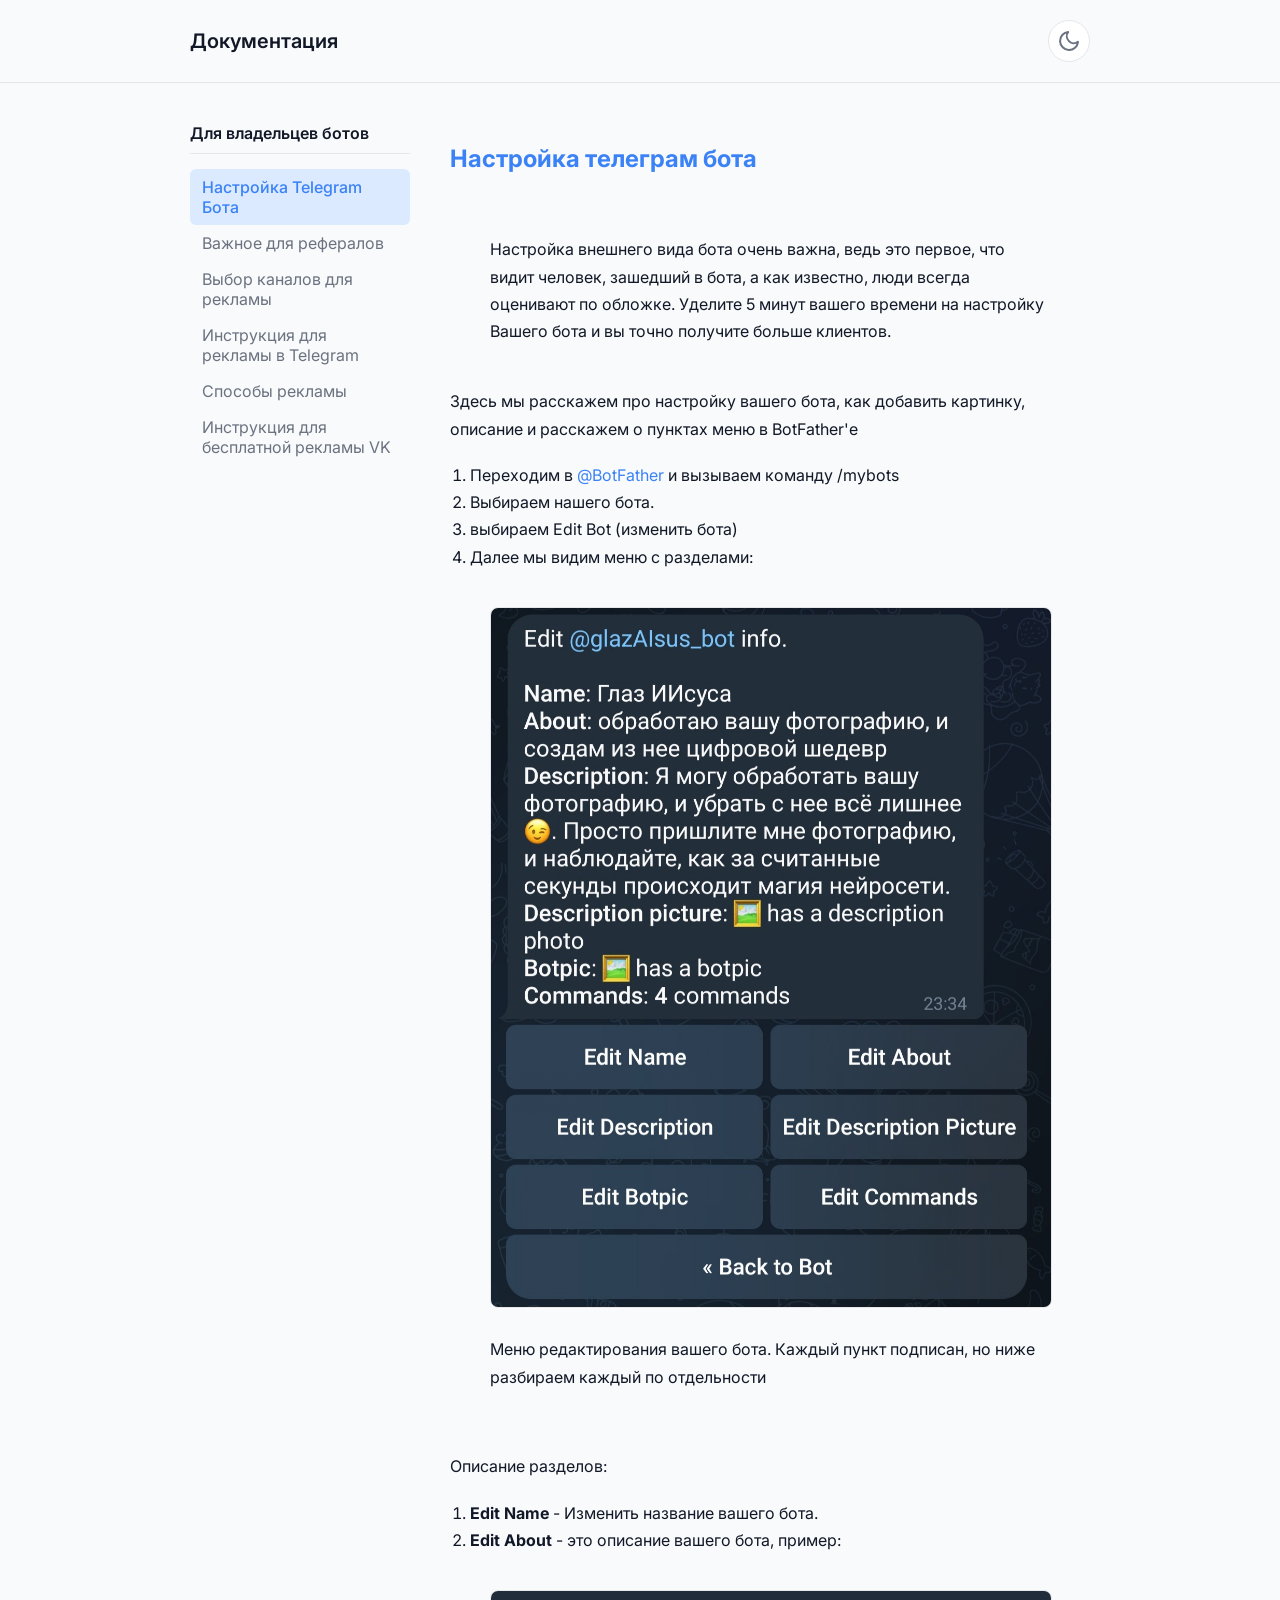
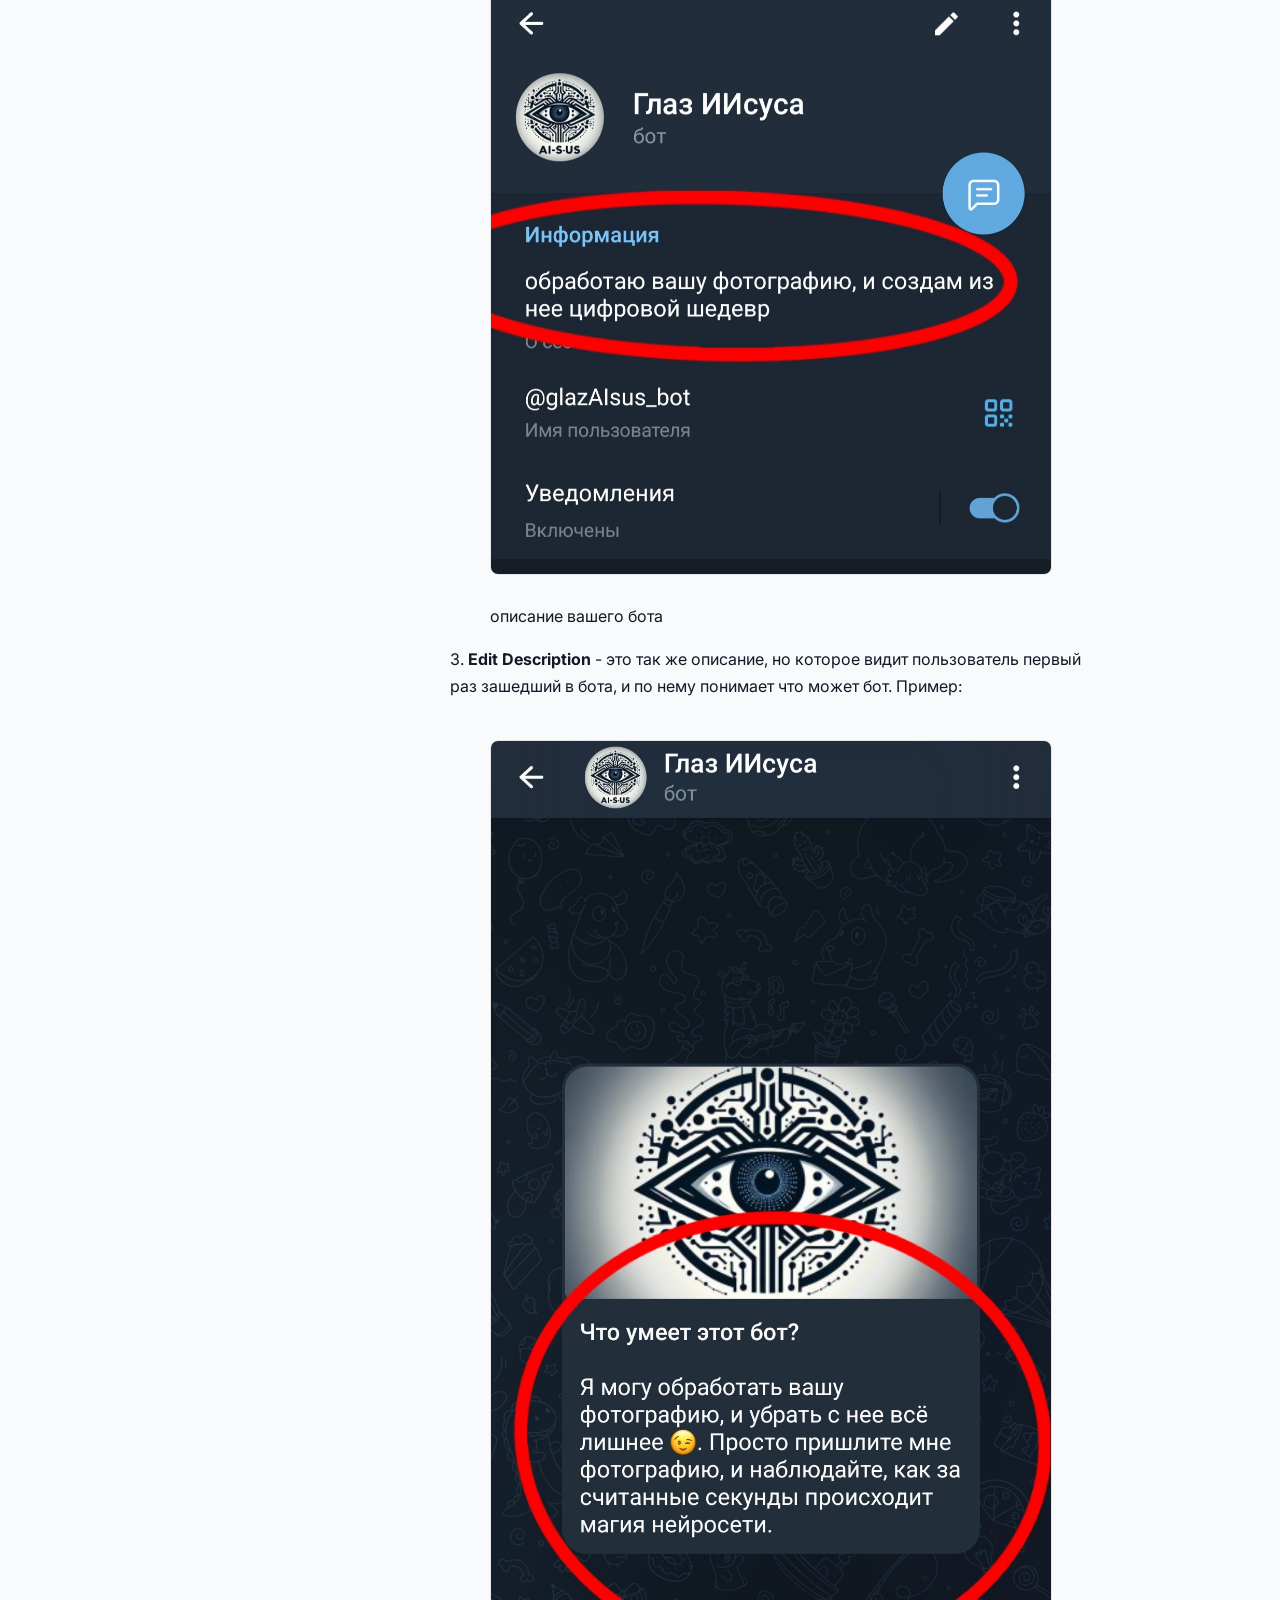
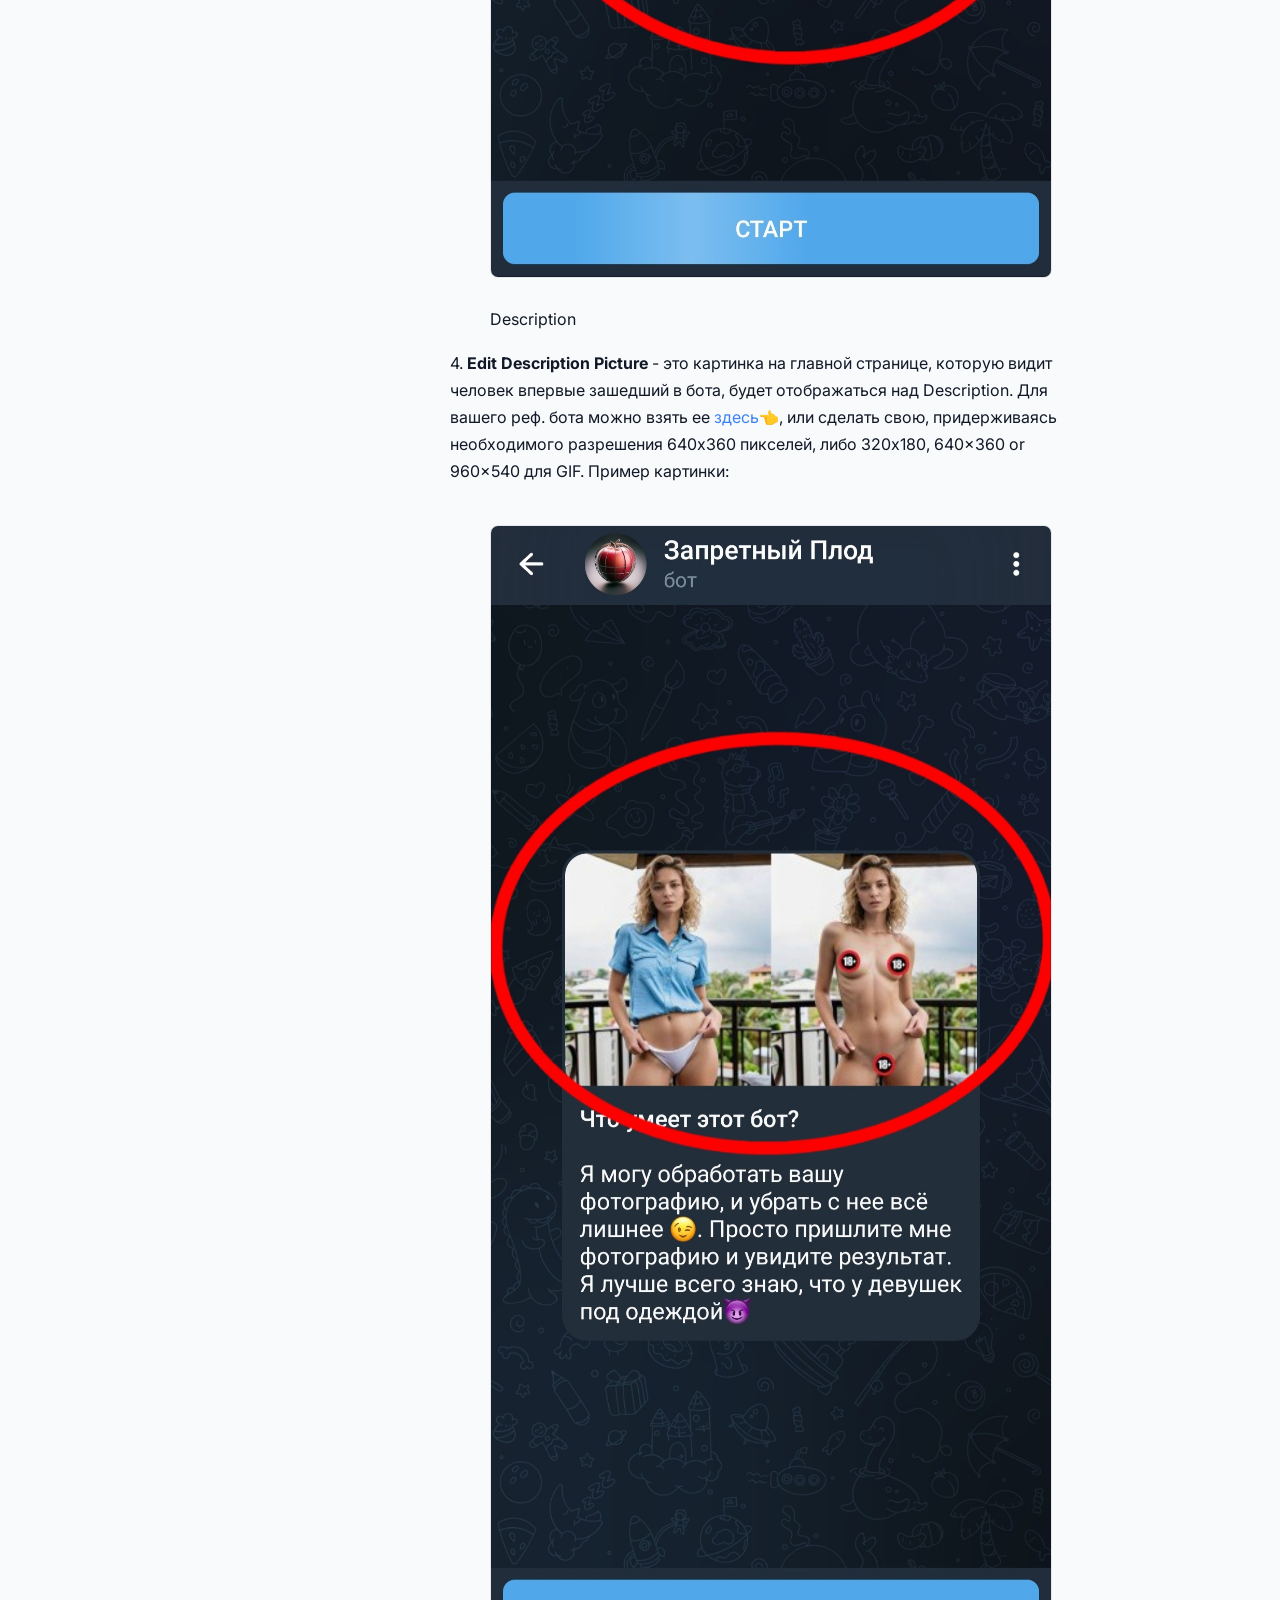
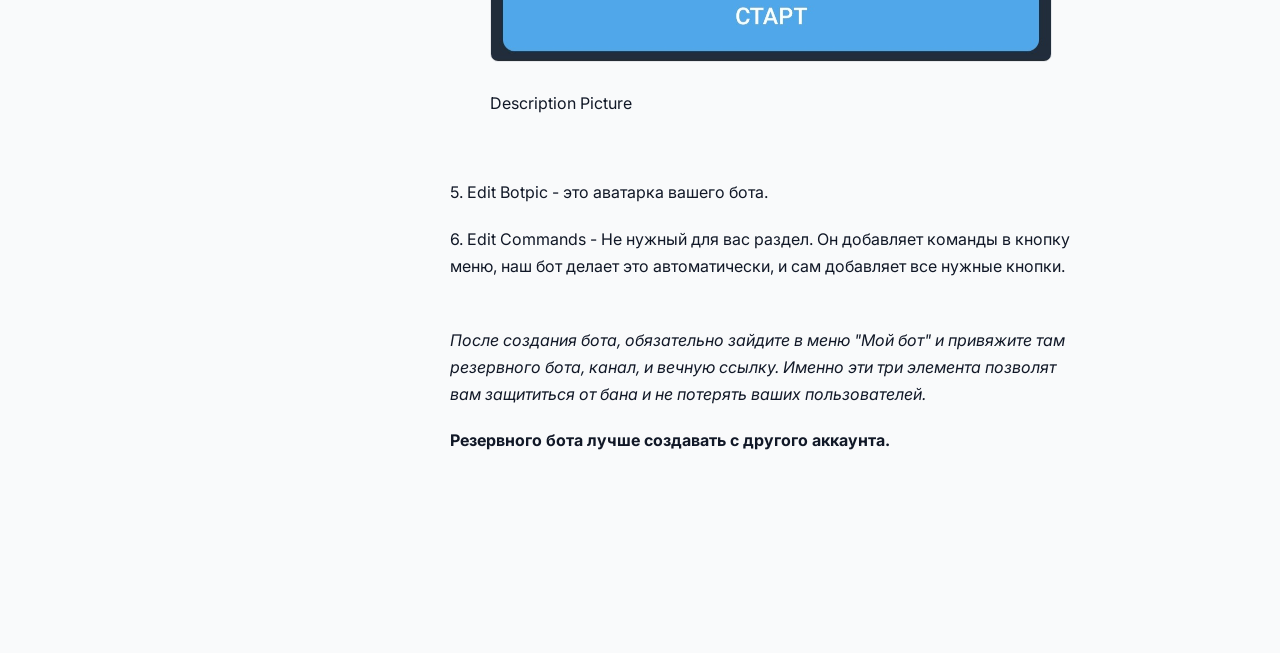
<file: articles/Nastroyka_telegram_bota.html>
<!DOCTYPE html><html lang="ru"><head><meta charset="UTF-8"><meta name="viewport" content="width=device-width, initial-scale=1.0"><title>Настройка Telegram Бота</title><link rel="stylesheet" href="../style.css"><link rel="preconnect" href="https://fonts.googleapis.com"><link rel="preconnect" href="https://fonts.gstatic.com" crossorigin><link href="https://fonts.googleapis.com/css2?family=Inter:wght@400;500;600;700&display=swap" rel="stylesheet"></head><body class="light-theme"><header><div class="container"><a href="../index.html" class="logo">Документация</a><div class="theme-switcher" id="theme-switcher"><svg class="sun" xmlns="http://www.w3.org/2000/svg" width="24" height="24" viewBox="0 0 24 24" fill="none" stroke="currentColor" stroke-width="2" stroke-linecap="round" stroke-linejoin="round"><circle cx="12" cy="12" r="5"></circle><line x1="12" y1="1" x2="12" y2="3"></line><line x1="12" y1="21" x2="12" y2="23"></line><line x1="4.22" y1="4.22" x2="5.64" y2="5.64"></line><line x1="18.36" y1="18.36" x2="19.78" y2="19.78"></line><line x1="1" y1="12" x2="3" y2="12"></line><line x1="21" y1="12" x2="23" y2="12"></line><line x1="4.22" y1="19.78" x2="5.64" y2="18.36"></line><line x1="18.36" y1="5.64" x2="19.78" y2="4.22"></line></svg><svg class="moon" xmlns="http://www.w3.org/2000/svg" width="24" height="24" viewBox="0 0 24 24" fill="none" stroke="currentColor" stroke-width="2" stroke-linecap="round" stroke-linejoin="round"><path d="M21 12.79A9 9 0 1 1 11.21 3 7 7 0 0 0 21 12.79z"></path></svg></div></div></header><main><div class="container content-container"><aside class="sidebar"><h3>Для владельцев ботов</h3><ul><li><a href="Nastroyka_telegram_bota.html" class="active">Настройка Telegram Бота</a></li><li><a href="Vazhnoe_dlya_referalov.html" >Важное для рефералов</a></li><li><a href="Vybor_kanalov_dlya_reklamy.html" >Выбор каналов для рекламы</a></li><li><a href="Instrukciya_dlya_reklamy_v_telegramm.html" >Инструкция для рекламы в Telegram</a></li><li><a href="Sposoby_reklamy.html" >Способы рекламы</a></li><li><a href="instrukciya_dlya_besplatnoy_reklamy_VK.html" >Инструкция для бесплатной рекламы VK</a></li></ul></aside><article class="main-content"><div class="ql-editor" contenteditable="false"><h1 data-label="Title" data-placeholder="Title" dir="auto">Настройка телеграм бота</h1><p dir="auto"><br/></p><blockquote dir="auto">Настройка внешнего вида бота очень важна, ведь это первое, что видит человек, зашедший в бота, а как известно, люди всегда оценивают по обложке. Уделите 5 минут вашего времени на настройку Вашего бота и вы точно получите больше клиентов.</blockquote><p dir="auto"><br class="inline"/>Здесь мы расскажем про настройку вашего бота, как добавить картинку, описание и расскажем о пунктах меню в BotFather'e</p><ol dir="auto"><li>Переходим в <a href="https://t.me/BotFather" target="_blank">@BotFather</a> и вызываем команду /mybots</li><li>Выбираем нашего бота.</li><li>выбираем Edit Bot (изменить бота)</li><li>Далее мы видим меню с разделами:</li></ol><figure contenteditable="false"><div class="figure_wrapper"><img alt="Image placeholder 1" src="../images/15.jpg"/></div><span class="cursor_wrapper" contenteditable="true"></span><figcaption class="editable_text" data-placeholder="Caption (optional)" dir="auto">Меню редактирования вашего бота. Каждый пункт подписан, но ниже разбираем каждый по отдельности</figcaption></figure><p dir="auto"><br class="inline"/></p><p dir="auto">Описание разделов: </p><ol dir="auto"><li><strong>Edit Name</strong> - Изменить название вашего бота.</li><li><strong>Edit About</strong> - это описание вашего бота, пример:</li></ol><figure contenteditable="false"><div class="figure_wrapper"><img alt="Image placeholder 2" src="../images/16.jpg"/></div><span class="cursor_wrapper" contenteditable="true"></span><figcaption class="editable_text" data-placeholder="Caption (optional)" dir="auto">описание вашего бота</figcaption></figure><p dir="auto">3.<strong> Edit Description</strong> - это так же описание, но которое видит пользователь первый раз зашедший в бота, и по нему понимает что может бот. Пример:</p><figure contenteditable="false"><div class="figure_wrapper"><img alt="Image placeholder 3" src="../images/17.jpg"/></div><span class="cursor_wrapper" contenteditable="true"></span><figcaption class="editable_text" data-placeholder="Caption (optional)" dir="auto">Description</figcaption></figure><p dir="auto">4. <strong>Edit Description Picture</strong> - это картинка на главной странице, которую видит человек впервые зашедший в бота, будет отображаться над Description. Для вашего реф. бота можно взять ее <a href="https://t.me/c/2021223554/112" target="_blank">здесь</a>👈, или сделать свою, придерживаясь необходимого разрешения 640x360 пикселей, либо 320x180, 640x360 or 960x540 для GIF. Пример картинки:</p><figure contenteditable="false"><div class="figure_wrapper"><img alt="Image placeholder 4" src="../images/18.jpg"/></div><span class="cursor_wrapper" contenteditable="true"></span><figcaption class="editable_text" data-placeholder="Caption (optional)" dir="auto">Description Picture</figcaption></figure><p dir="auto"><br/></p><p dir="auto">5. Edit Botpic - это аватарка вашего бота.</p><p dir="auto">6. Edit Commands - Не нужный для вас раздел. Он добавляет команды в кнопку меню, наш бот делает это автоматически, и сам добавляет все нужные кнопки.</p><p dir="auto"><em><br class="inline"/>После создания бота, обязательно зайдите в меню "Мой бот"  и привяжите там резервного бота, канал, и вечную ссылку. Именно эти три элемента позволят вам защититься от бана  и не потерять ваших пользователей. </em></p><p dir="auto"><strong>Резервного бота лучше создавать с другого аккаунта.</strong></p><p dir="auto"><br/></p><p dir="auto"><br/></p><p dir="auto"><br/></p></div></article></div></main><script src="../script.js"></script></body></html>
</file>
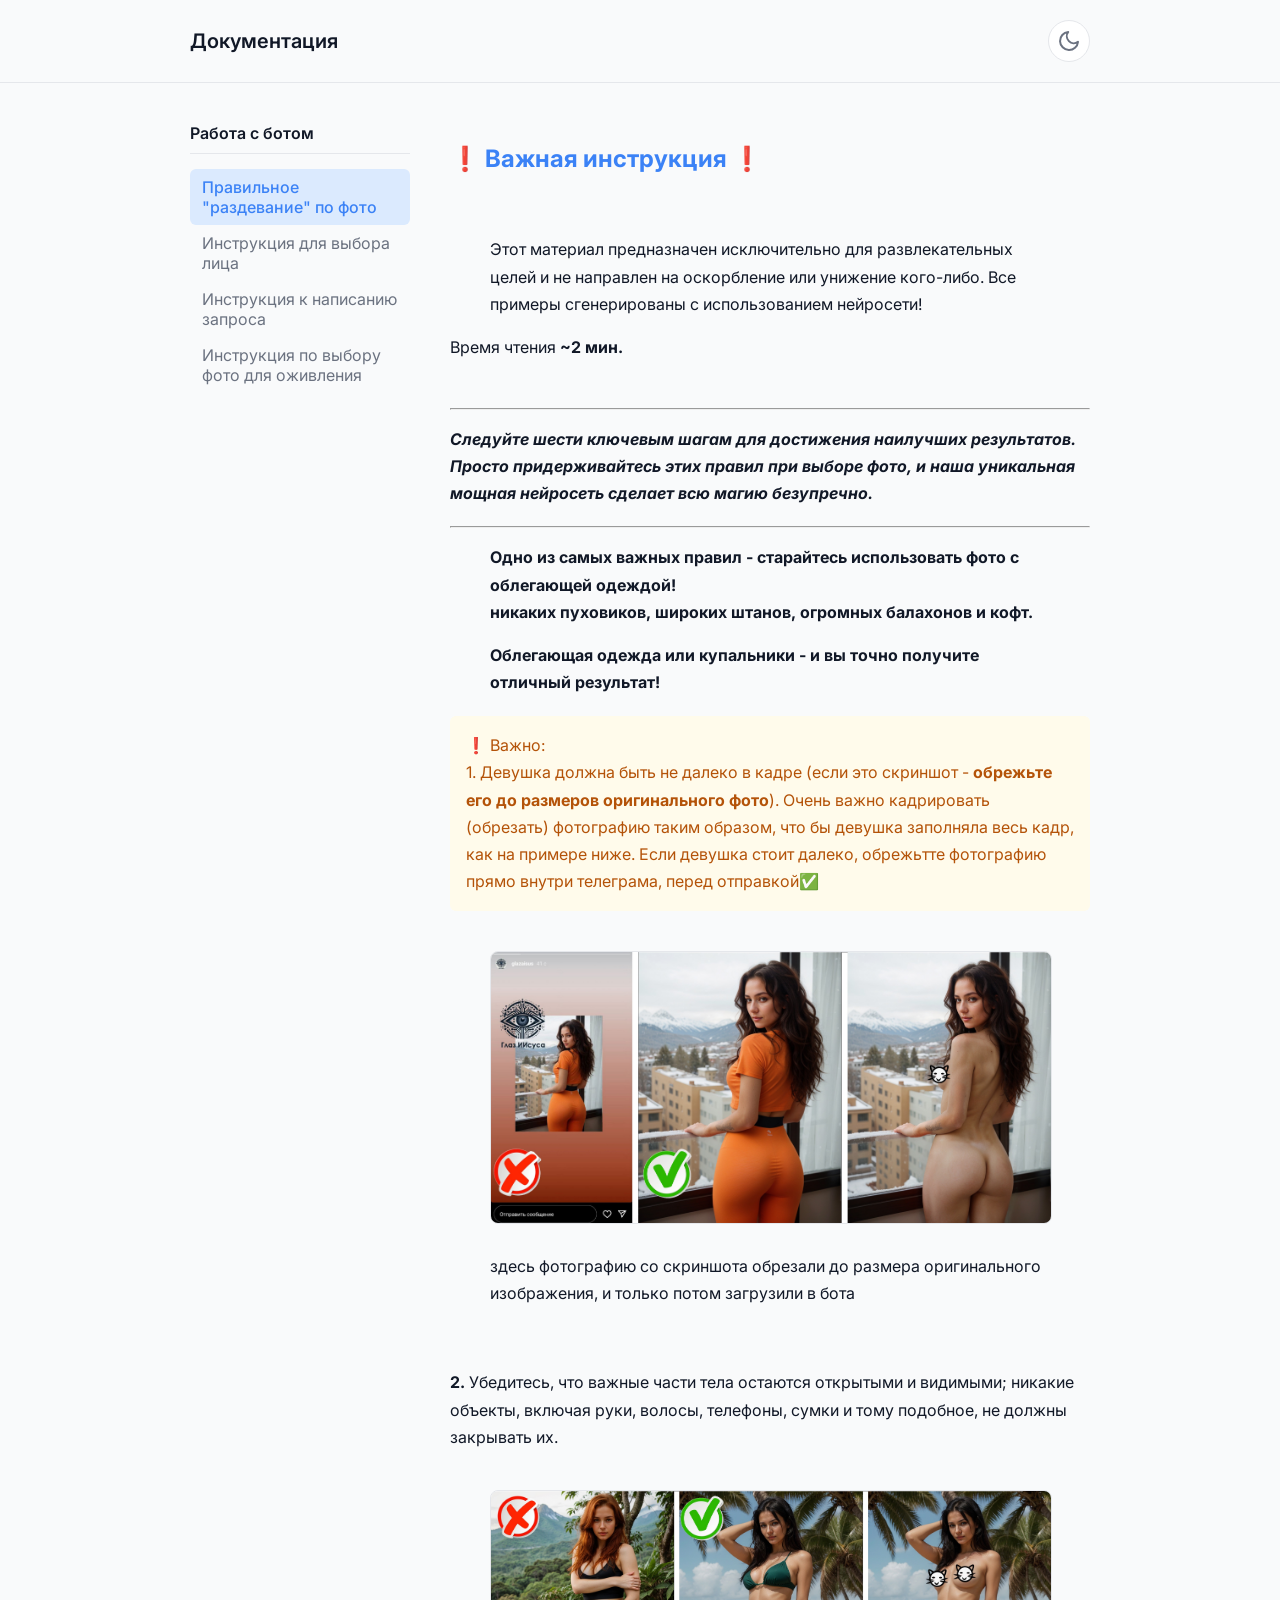
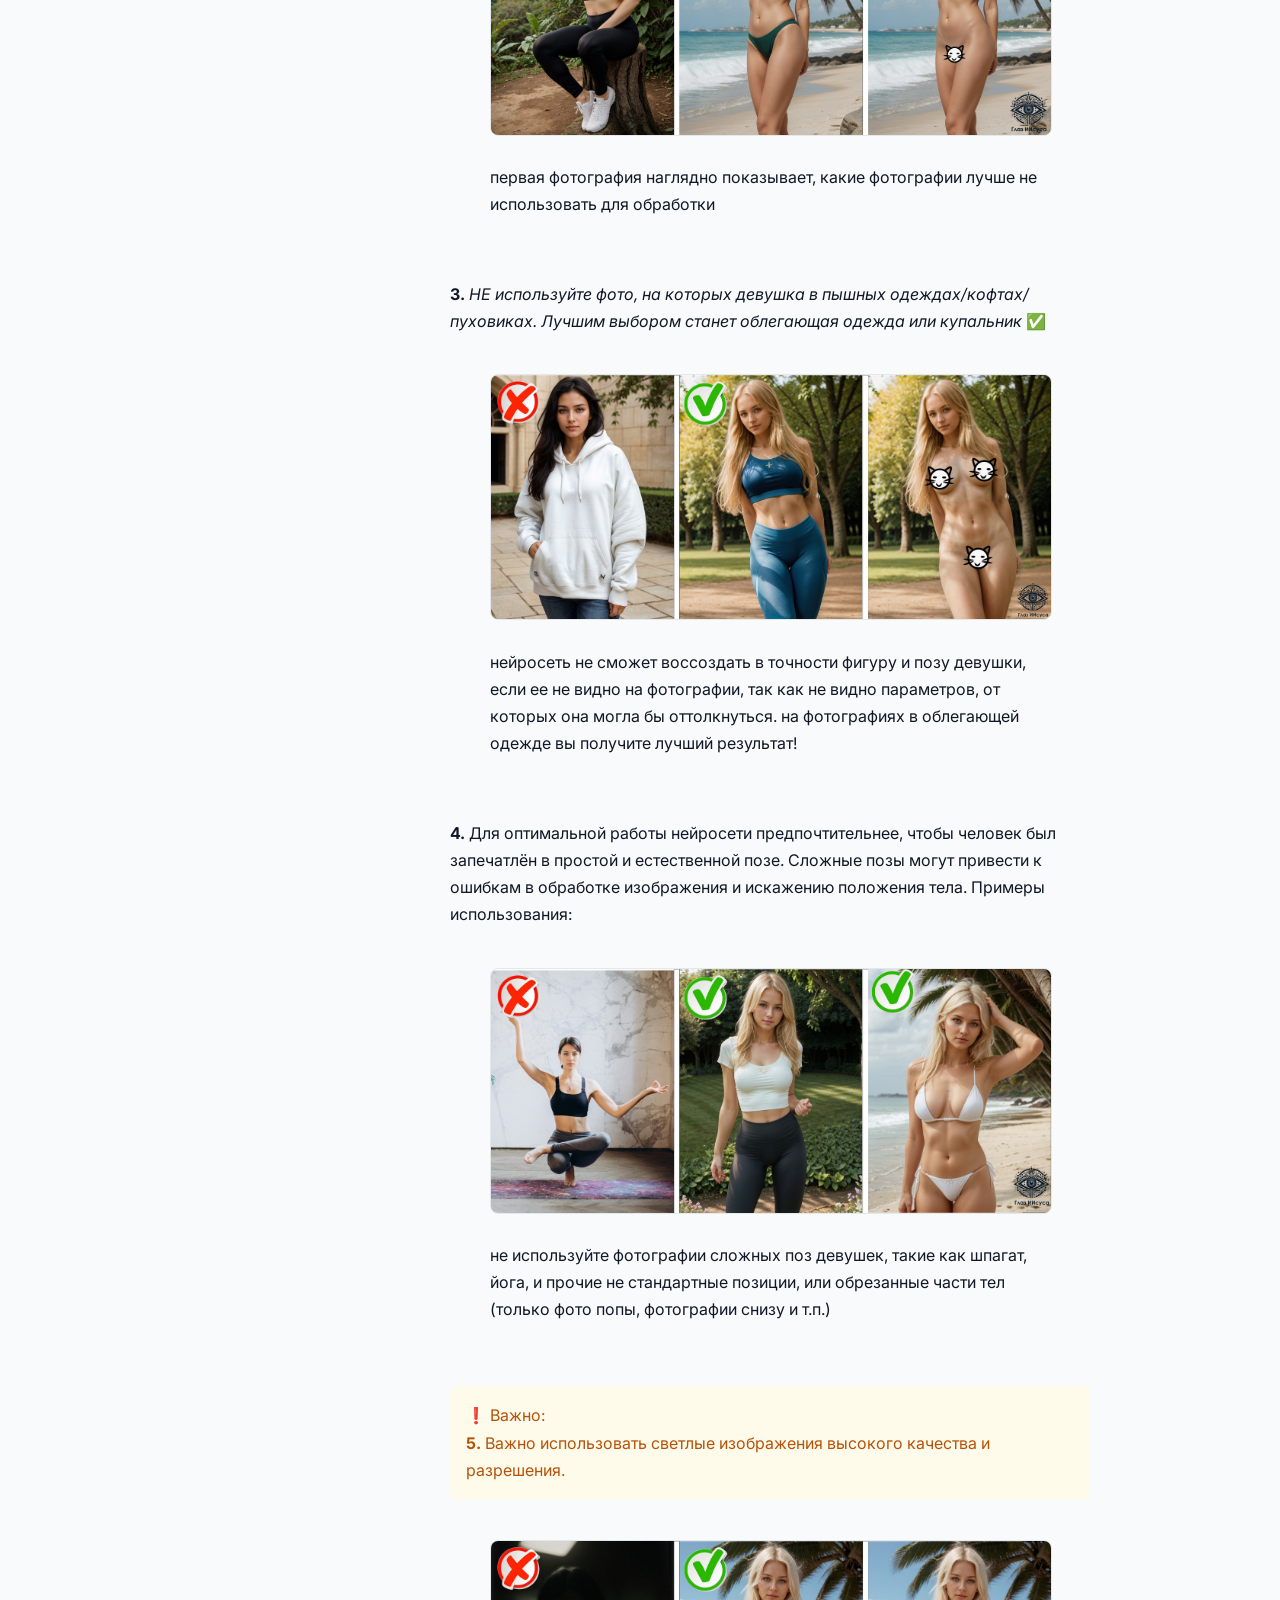
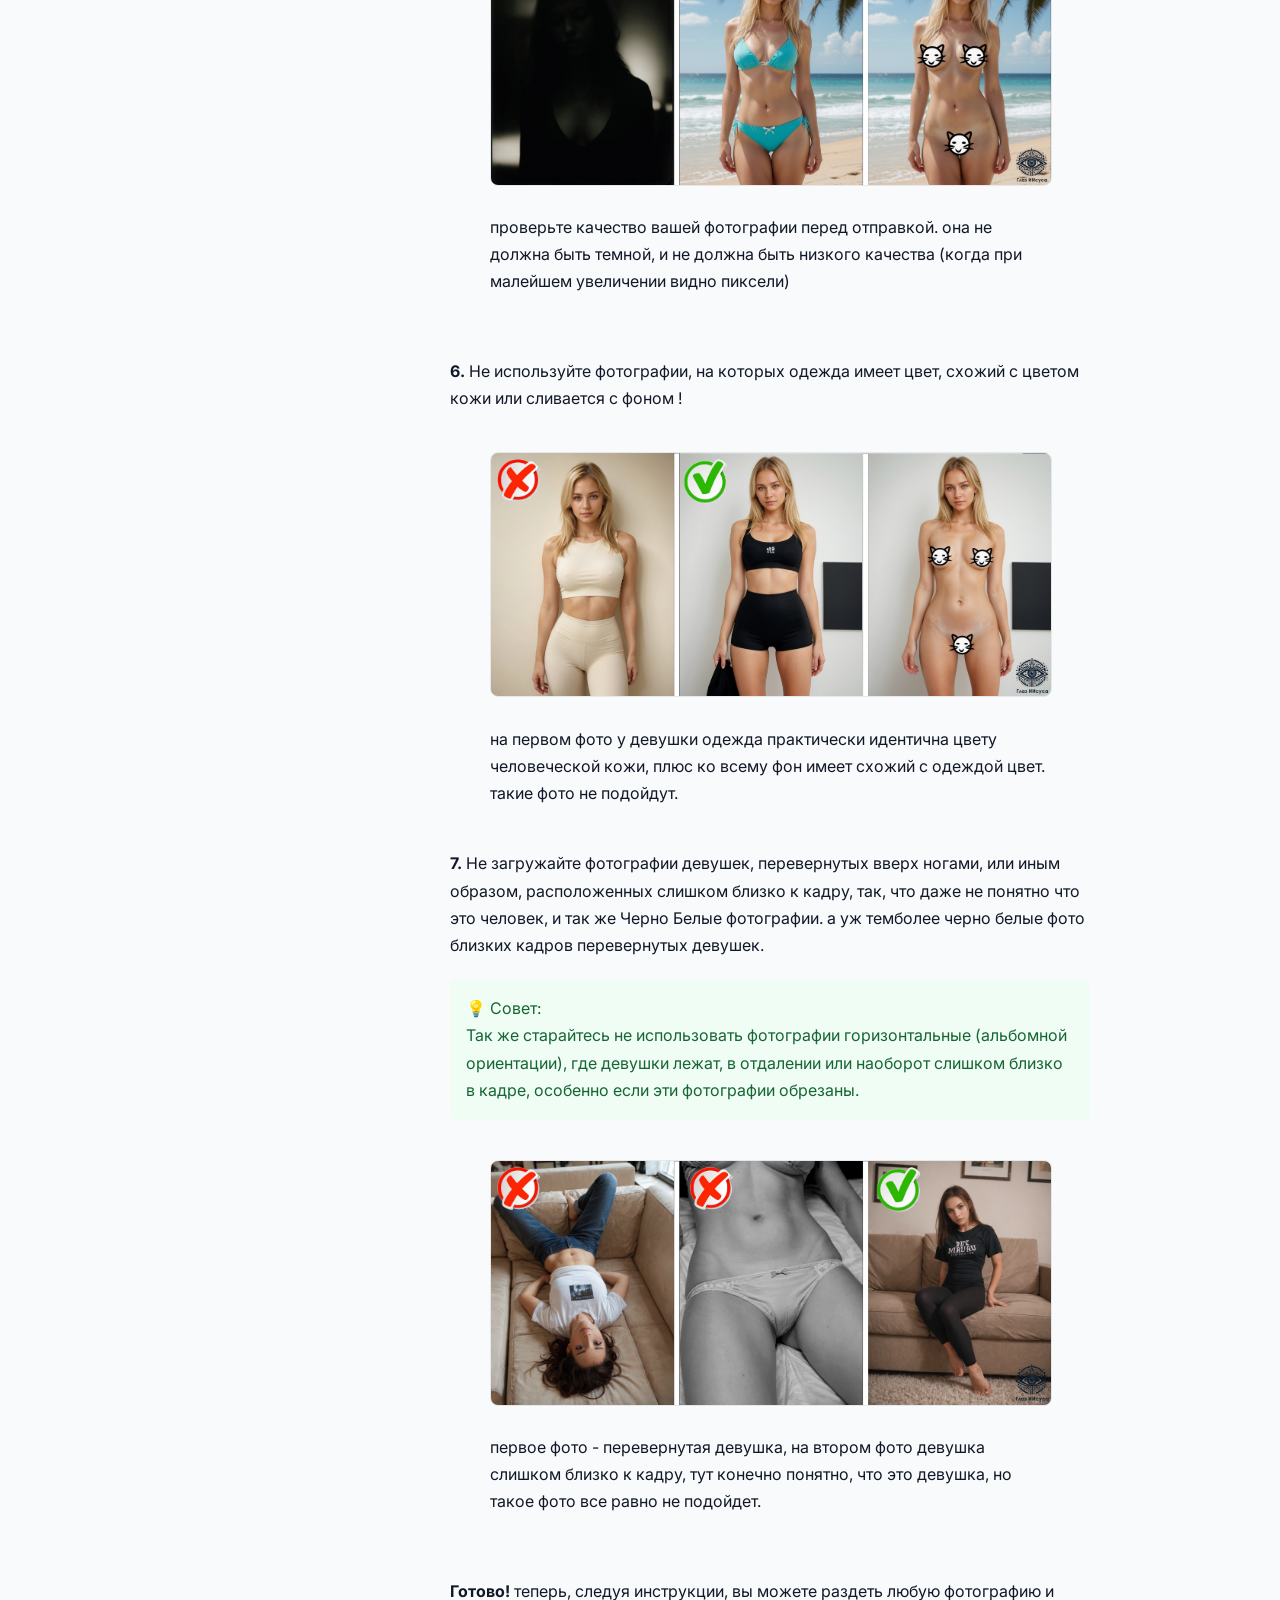
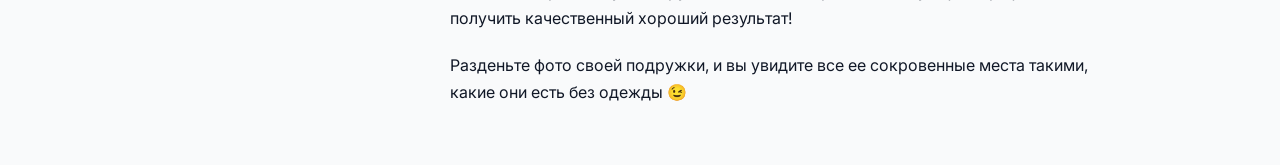
<file: articles/pravilnoe_razdevanie.html>
<!DOCTYPE html><html lang="ru"><head><meta charset="UTF-8"><meta name="viewport" content="width=device-width, initial-scale=1.0"><title>Правильное "раздевание" по фото</title><link rel="stylesheet" href="../style.css"><link rel="preconnect" href="https://fonts.googleapis.com"><link rel="preconnect" href="https://fonts.gstatic.com" crossorigin><link href="https://fonts.googleapis.com/css2?family=Inter:wght@400;500;600;700&display=swap" rel="stylesheet"></head><body class="light-theme"><header><div class="container"><a href="../index.html" class="logo">Документация</a><div class="theme-switcher" id="theme-switcher"><svg class="sun" xmlns="http://www.w3.org/2000/svg" width="24" height="24" viewBox="0 0 24 24" fill="none" stroke="currentColor" stroke-width="2" stroke-linecap="round" stroke-linejoin="round"><circle cx="12" cy="12" r="5"></circle><line x1="12" y1="1" x2="12" y2="3"></line><line x1="12" y1="21" x2="12" y2="23"></line><line x1="4.22" y1="4.22" x2="5.64" y2="5.64"></line><line x1="18.36" y1="18.36" x2="19.78" y2="19.78"></line><line x1="1" y1="12" x2="3" y2="12"></line><line x1="21" y1="12" x2="23" y2="12"></line><line x1="4.22" y1="19.78" x2="5.64" y2="18.36"></line><line x1="18.36" y1="5.64" x2="19.78" y2="4.22"></line></svg><svg class="moon" xmlns="http://www.w3.org/2000/svg" width="24" height="24" viewBox="0 0 24 24" fill="none" stroke="currentColor" stroke-width="2" stroke-linecap="round" stroke-linejoin="round"><path d="M21 12.79A9 9 0 1 1 11.21 3 7 7 0 0 0 21 12.79z"></path></svg></div></div></header><main><div class="container content-container"><aside class="sidebar"><h3>Работа с ботом</h3><ul><li><a href="pravilnoe_razdevanie.html" class="active">Правильное "раздевание" по фото</a></li><li><a href="vybor_lica.html" >Инструкция для выбора лица</a></li><li><a href="napisanie_zaprosa.html" >Инструкция к написанию запроса</a></li><li><a href="vybor_foto_ozhivlenie.html" >Инструкция по выбору фото для оживления</a></li></ul></aside><article class="main-content"><div class="ql-editor" contenteditable="false"><h1 data-label="Title" data-placeholder="Title" dir="auto">❗️ Важная инструкция ❗️</h1><p dir="auto"><br/></p><blockquote dir="auto">Этот материал предназначен исключительно для развлекательных целей и не направлен на оскорбление или унижение кого-либо. Все примеры сгенерированы с использованием нейросети! </blockquote><p dir="auto">Время чтения <strong>~2 мин.</strong><br class="inline"/><br class="inline"/></p><hr/><p dir="auto"><strong><em>Следуйте шести ключевым шагам для достижения наилучших результатов. Просто придерживайтесь этих правил при выборе фото, и наша уникальная мощная нейросеть сделает всю магию безупречно.</em></strong></p><hr/><blockquote dir="auto"><strong>Одно из самых важных правил - старайтесь использовать фото с облегающей одеждой!<br class="inline"/>никаких пуховиков, широких штанов, огромных балахонов и кофт. </strong></blockquote><blockquote dir="auto"><strong>Облегающая одежда или купальники - и вы точно получите отличный результат!</strong></blockquote><p dir="auto"> </p><div class="info-box warning">❗ Важно: <p dir="auto">1. Девушка должна быть не далеко в кадре (если это скриншот - <strong>обрежьте его до размеров оригинального фото</strong>).  Очень важно кадрировать (обрезать) фотографию таким образом, что бы девушка заполняла весь кадр, как на примере ниже. Если девушка стоит далеко, обрежьтте фотографию прямо внутри телеграма, перед отправкой✅</p></div><figure contenteditable="false"><div class="figure_wrapper"><img alt="Image placeholder 1" src="../images/1.jpg"/></div><span class="cursor_wrapper" contenteditable="true"></span><figcaption class="editable_text" data-placeholder="Caption (optional)" dir="auto">здесь фотографию со скриншота обрезали до размера оригинального изображения, и только потом загрузили в бота</figcaption></figure><p dir="auto"><br/></p><p dir="auto"><strong>2. </strong>Убедитесь, что важные части тела остаются открытыми и видимыми; никакие объекты, включая руки, волосы, телефоны, сумки и тому подобное, не должны закрывать их.</p><figure contenteditable="false"><div class="figure_wrapper"><img alt="Image placeholder 2" src="../images/2.jpg"/></div><span class="cursor_wrapper" contenteditable="true"></span><figcaption class="editable_text" data-placeholder="Caption (optional)" dir="auto">первая фотография наглядно показывает, какие фотографии лучше не использовать для обработки</figcaption></figure><p dir="auto"><br/></p><p dir="auto"><strong>3. </strong><em>НЕ используйте фото, на которых девушка в пышных одеждах/кофтах/пуховиках. Лучшим выбором станет облегающая одежда или купальник </em><strong>✅</strong></p><figure contenteditable="false"><div class="figure_wrapper"><img alt="Image placeholder 3" src="../images/3.jpg"/></div><span class="cursor_wrapper" contenteditable="true"></span><figcaption class="editable_text" data-placeholder="Caption (optional)" dir="auto">нейросеть не сможет воссоздать в точности фигуру и позу девушки, если ее не видно на фотографии, так как не видно параметров, от которых она могла бы оттолкнуться. на фотографиях в облегающей одежде вы получите лучший результат!</figcaption></figure><p dir="auto"><br/></p><p dir="auto"><strong>4. </strong>Для оптимальной работы нейросети предпочтительнее, чтобы человек был запечатлён в простой и естественной позе. Сложные позы могут привести к ошибкам в обработке изображения и искажению положения тела. Примеры использования:</p><figure contenteditable="false"><div class="figure_wrapper"><img alt="Image placeholder 4" src="../images/4.jpg"/></div><span class="cursor_wrapper" contenteditable="true"></span><figcaption class="editable_text" data-placeholder="Caption (optional)" dir="auto">не используйте фотографии сложных поз девушек, такие как шпагат, йога, и прочие не стандартные позиции, или обрезанные части тел (только фото попы, фотографии снизу и т.п.)</figcaption></figure><p dir="auto"><br/></p><div class="info-box warning">❗ Важно: <p dir="auto"><strong>5. </strong>Важно использовать светлые изображения высокого качества и разрешения.</p></div><figure contenteditable="false"><div class="figure_wrapper"><img alt="Image placeholder 5" src="../images/5.jpg"/></div><span class="cursor_wrapper" contenteditable="true"></span><figcaption class="editable_text" data-placeholder="Caption (optional)" dir="auto">проверьте качество вашей фотографии перед отправкой. она не должна быть темной, и не должна быть низкого качества (когда при малейшем увеличении видно пиксели)</figcaption></figure><p dir="auto"><br/></p><p dir="auto"><strong>6. </strong>Не используйте фотографии, на которых одежда имеет цвет, схожий с цветом кожи или сливается с фоном !</p><figure contenteditable="false"><div class="figure_wrapper"><img alt="Image placeholder 6" src="../images/6.jpg"/></div><span class="cursor_wrapper" contenteditable="true"></span><figcaption class="editable_text" data-placeholder="Caption (optional)" dir="auto">на первом фото у девушки одежда практически идентична цвету человеческой кожи, плюс ко всему фон имеет схожий с одеждой цвет. такие фото не подойдут.</figcaption></figure><p dir="auto"><br class="inline"/><strong>7.</strong> Не загружайте фотографии девушек, перевернутых вверх ногами, или иным образом, расположенных слишком близко к кадру, так, что  даже не понятно что это человек, и так же Черно Белые фотографии. а уж темболее черно белые фото близких кадров перевернутых девушек. </p><div class="info-box tip">💡 Совет: <p dir="auto">Так же  старайтесь не использовать фотографии горизонтальные (альбомной ориентации), где девушки лежат, в отдалении или наоборот слишком близко в кадре, особенно если эти фотографии обрезаны. </p></div><figure contenteditable="false"><div class="figure_wrapper"><img alt="Image placeholder 7" src="../images/7.jpg"/></div><span class="cursor_wrapper" contenteditable="true"></span><figcaption class="editable_text" data-placeholder="Caption (optional)" dir="auto">первое фото - перевернутая девушка, на втором фото девушка слишком близко к кадру, тут конечно понятно, что это девушка, но такое фото все равно не подойдет.</figcaption></figure><p dir="auto"><br/></p><p dir="auto"><strong>Готово!</strong> теперь, следуя инструкции, вы можете раздеть любую фотографию и получить качественный хороший результат! </p><p dir="auto">Разденьте фото своей подружки, и вы увидите все ее сокровенные места такими, какие они есть без одежды 😉 </p></div></article></div></main><script src="../script.js"></script></body></html>
</file>
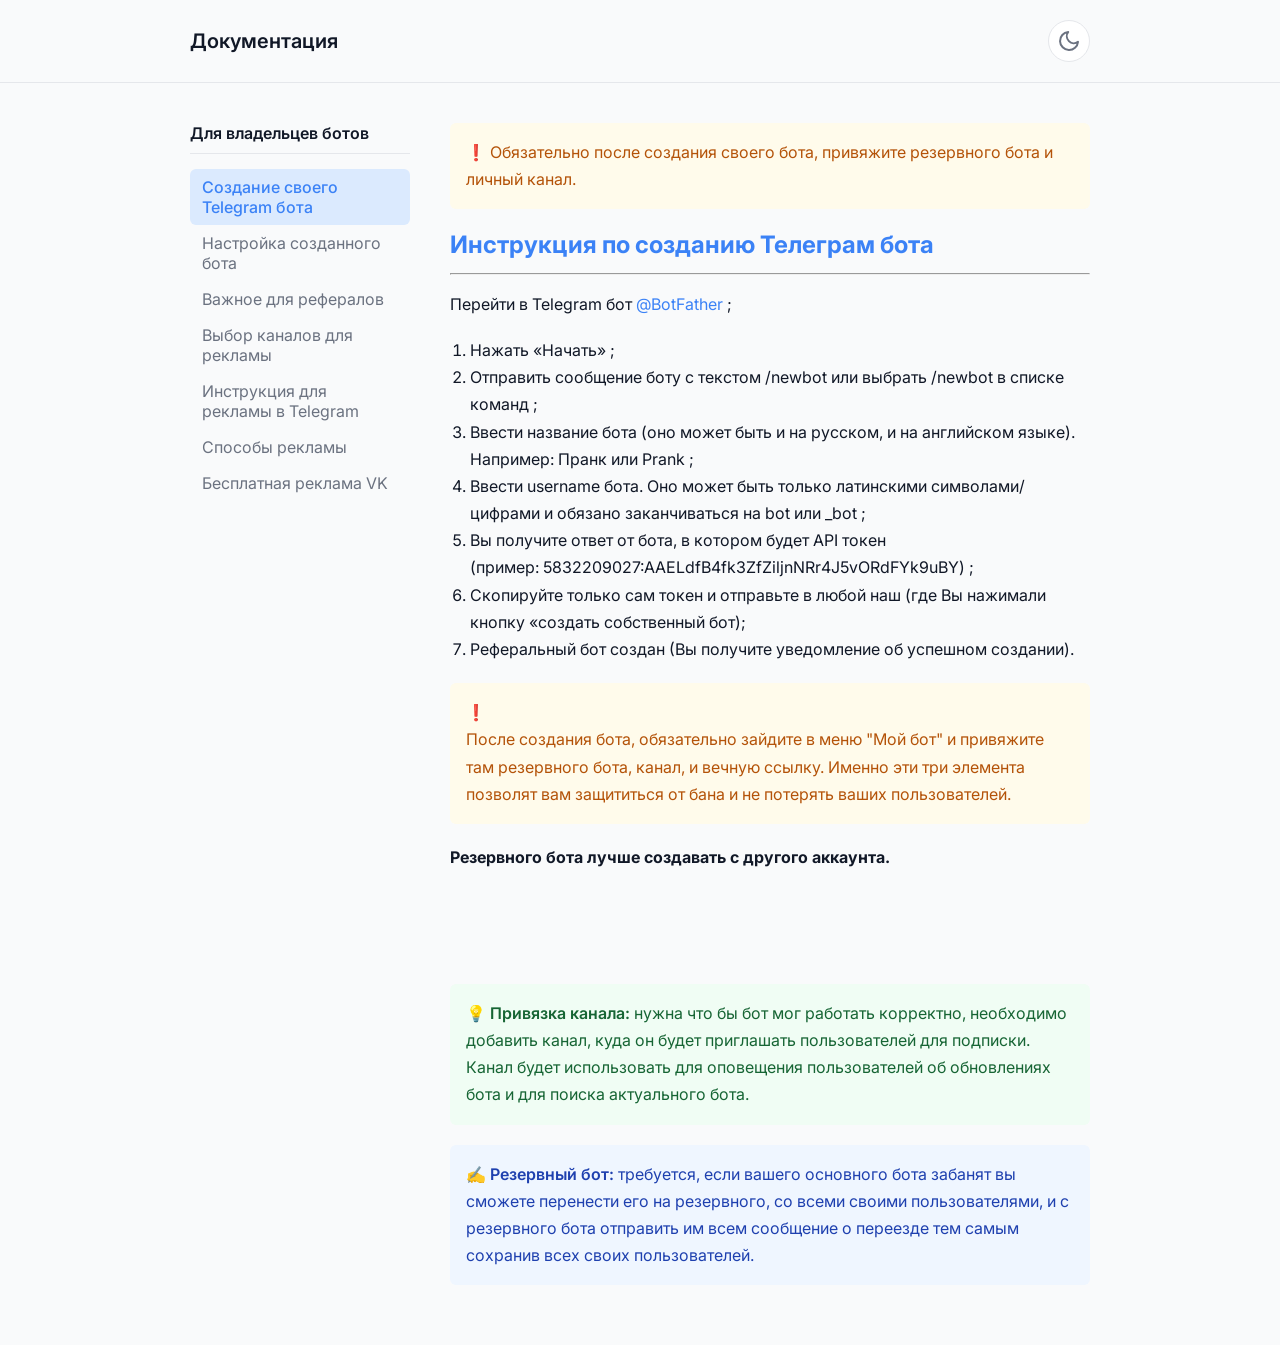
<file: articles/sozdanie_bota.html>
<!DOCTYPE html><html lang="ru"><head><meta charset="UTF-8"><meta name="viewport" content="width=device-width, initial-scale=1.0"><title>Создание своего Telegram бота</title><link rel="stylesheet" href="../style.css"><link rel="preconnect" href="https://fonts.googleapis.com"><link rel="preconnect" href="https://fonts.gstatic.com" crossorigin><link href="https://fonts.googleapis.com/css2?family=Inter:wght@400;500;600;700&display=swap" rel="stylesheet"></head><body class="light-theme"><header><div class="container"><a href="../index.html" class="logo">Документация</a><div class="theme-switcher" id="theme-switcher"><svg class="sun" xmlns="http://www.w3.org/2000/svg" width="24" height="24" viewBox="0 0 24 24" fill="none" stroke="currentColor" stroke-width="2" stroke-linecap="round" stroke-linejoin="round"><circle cx="12" cy="12" r="5"></circle><line x1="12" y1="1" x2="12" y2="3"></line><line x1="12" y1="21" x2="12" y2="23"></line><line x1="4.22" y1="4.22" x2="5.64" y2="5.64"></line><line x1="18.36" y1="18.36" x2="19.78" y2="19.78"></line><line x1="1" y1="12" x2="3" y2="12"></line><line x1="21" y1="12" x2="23" y2="12"></line><line x1="4.22" y1="19.78" x2="5.64" y2="18.36"></line><line x1="18.36" y1="5.64" x2="19.78" y2="4.22"></line></svg><svg class="moon" xmlns="http://www.w3.org/2000/svg" width="24" height="24" viewBox="0 0 24 24" fill="none" stroke="currentColor" stroke-width="2" stroke-linecap="round" stroke-linejoin="round"><path d="M21 12.79A9 9 0 1 1 11.21 3 7 7 0 0 0 21 12.79z"></path></svg></div></div></header><main><div class="container content-container"><aside class="sidebar"><h3>Для владельцев ботов</h3><ul><li><a href="sozdanie_bota.html" class="active">Создание своего Telegram бота</a></li><li><a href="Nastroyka_telegram_bota.html" >Настройка созданного бота</a></li><li><a href="Vazhnoe_dlya_referalov.html" >Важное для рефералов</a></li><li><a href="Vybor_kanalov_dlya_reklamy.html" >Выбор каналов для рекламы</a></li><li><a href="Instrukciya_dlya_reklamy_v_telegramm.html" >Инструкция для рекламы в Telegram</a></li><li><a href="Sposoby_reklamy.html" >Способы рекламы</a></li><li><a href="instrukciya_dlya_besplatnoy_reklamy_VK.html" >Бесплатная реклама VK</a></li></ul></aside><article class="main-content"><div class="info-box warning">❗ Обязательно после создания своего бота, привяжите резервного бота и личный канал.</div><div class="ql-editor" contenteditable="false"><h1 data-label="Title" data-placeholder="Title" dir="auto">Инструкция по созданию Телеграм бота</h1><hr/><p dir="auto">Перейти в Telegram бот <a href="https://t.me/BotFather" target="_blank">@BotFather</a> ;</p><ol dir="auto"><li>Нажать «Начать» ;</li><li>Отправить сообщение боту с текстом /newbot или выбрать /newbot в списке команд ;</li><li>Ввести название бота (оно может быть и на русском, и на английском языке). Например: Пранк или Prank ;</li><li>Ввести username бота. Оно может быть только латинскими символами/цифрами и обязано заканчиваться на bot или _bot ;</li><li>Вы получите ответ от бота, в котором будет API токен<br class="inline"/> (пример: 5832209027:AAELdfB4fk3ZfZiljnNRr4J5vORdFYk9uBY) ;</li><li>Скопируйте только сам токен и отправьте в любой наш (где Вы нажимали кнопку «создать собственный бот);</li><li>Реферальный бот создан (Вы получите уведомление об успешном создании). </li></ol><div class="info-box warning">❗ <p dir="auto">После создания бота, обязательно зайдите в меню "Мой бот"  и привяжите там резервного бота, канал, и вечную ссылку. Именно эти три элемента позволят вам защититься от бана  и не потерять ваших пользователей. </p></div><p dir="auto"><strong>Резервного бота лучше создавать с другого аккаунта.</strong></p><p dir="auto"><br class="inline"/></p><p dir="auto"><br/></p></div><div class="info-box tip">💡 <b>Привязка канала:</b> нужна что бы бот мог работать корректно, необходимо добавить канал, куда он будет приглашать пользователей для подписки. Канал будет использовать для оповещения пользователей об обновлениях бота и для поиска актуального бота.</div><div class="info-box note">✍️ <b>Резервный бот:</b> требуется, если вашего основного бота забанят вы сможете перенести его на резервного, со всеми своими пользователями, и с резервного бота отправить им всем сообщение о переезде тем самым сохранив всех своих пользователей.</div></article></div></main><script src="../script.js"></script></body></html>
</file>
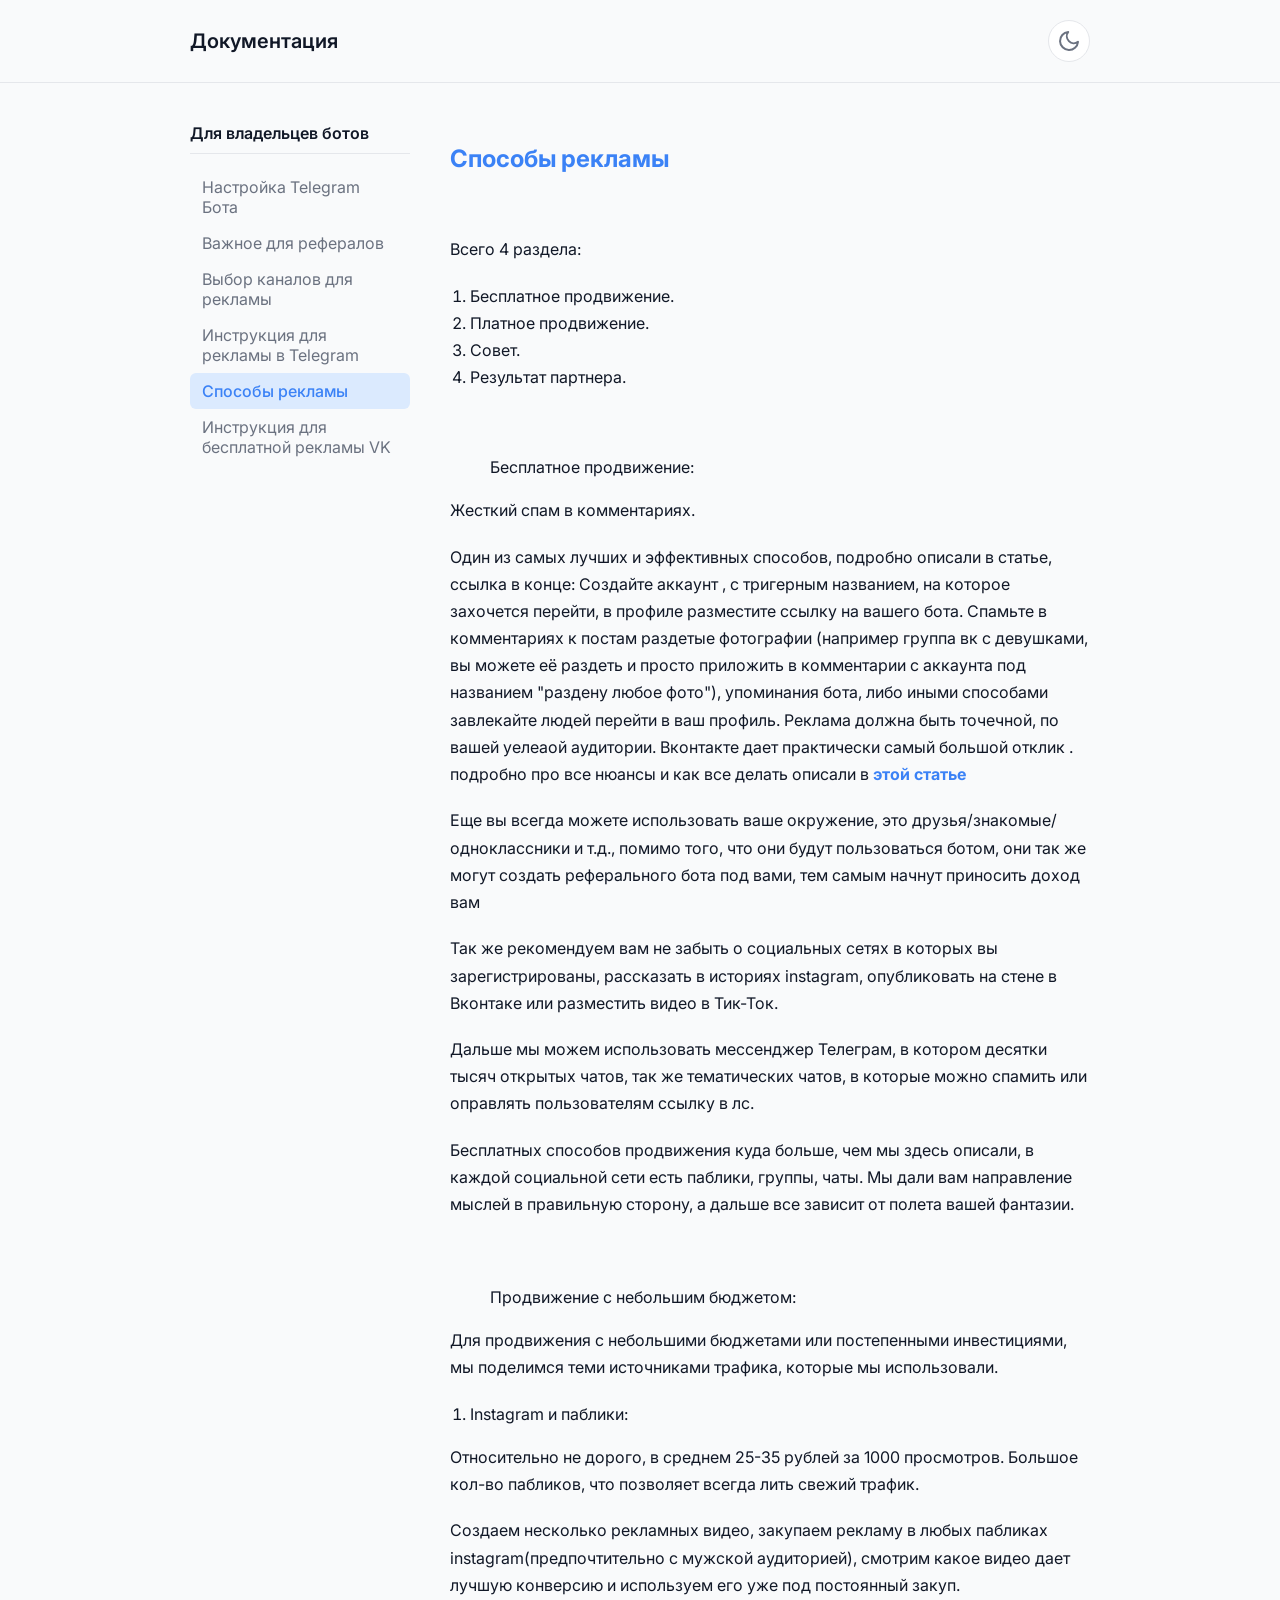
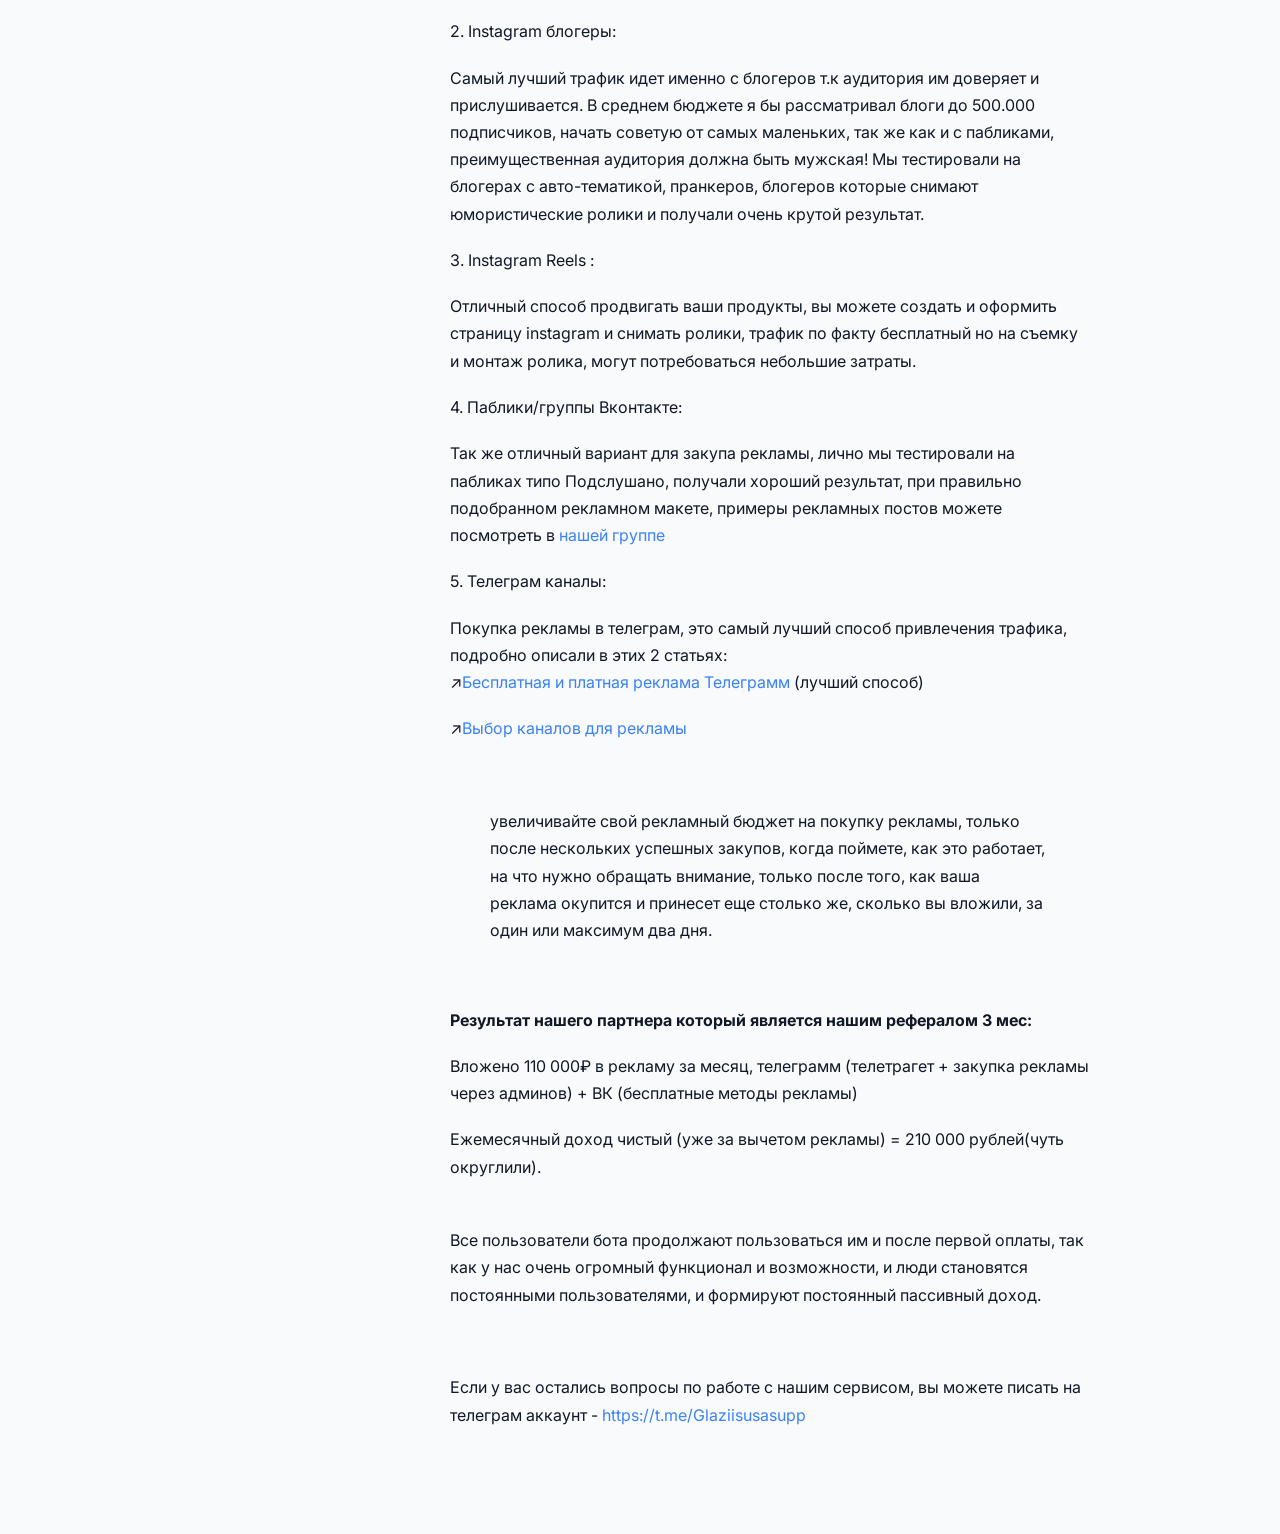
<file: articles/Sposoby_reklamy.html>
<!DOCTYPE html><html lang="ru"><head><meta charset="UTF-8"><meta name="viewport" content="width=device-width, initial-scale=1.0"><title>Способы рекламы</title><link rel="stylesheet" href="../style.css"><link rel="preconnect" href="https://fonts.googleapis.com"><link rel="preconnect" href="https://fonts.gstatic.com" crossorigin><link href="https://fonts.googleapis.com/css2?family=Inter:wght@400;500;600;700&display=swap" rel="stylesheet"></head><body class="light-theme"><header><div class="container"><a href="../index.html" class="logo">Документация</a><div class="theme-switcher" id="theme-switcher"><svg class="sun" xmlns="http://www.w3.org/2000/svg" width="24" height="24" viewBox="0 0 24 24" fill="none" stroke="currentColor" stroke-width="2" stroke-linecap="round" stroke-linejoin="round"><circle cx="12" cy="12" r="5"></circle><line x1="12" y1="1" x2="12" y2="3"></line><line x1="12" y1="21" x2="12" y2="23"></line><line x1="4.22" y1="4.22" x2="5.64" y2="5.64"></line><line x1="18.36" y1="18.36" x2="19.78" y2="19.78"></line><line x1="1" y1="12" x2="3" y2="12"></line><line x1="21" y1="12" x2="23" y2="12"></line><line x1="4.22" y1="19.78" x2="5.64" y2="18.36"></line><line x1="18.36" y1="5.64" x2="19.78" y2="4.22"></line></svg><svg class="moon" xmlns="http://www.w3.org/2000/svg" width="24" height="24" viewBox="0 0 24 24" fill="none" stroke="currentColor" stroke-width="2" stroke-linecap="round" stroke-linejoin="round"><path d="M21 12.79A9 9 0 1 1 11.21 3 7 7 0 0 0 21 12.79z"></path></svg></div></div></header><main><div class="container content-container"><aside class="sidebar"><h3>Для владельцев ботов</h3><ul><li><a href="Nastroyka_telegram_bota.html" >Настройка Telegram Бота</a></li><li><a href="Vazhnoe_dlya_referalov.html" >Важное для рефералов</a></li><li><a href="Vybor_kanalov_dlya_reklamy.html" >Выбор каналов для рекламы</a></li><li><a href="Instrukciya_dlya_reklamy_v_telegramm.html" >Инструкция для рекламы в Telegram</a></li><li><a href="Sposoby_reklamy.html" class="active">Способы рекламы</a></li><li><a href="instrukciya_dlya_besplatnoy_reklamy_VK.html" >Инструкция для бесплатной рекламы VK</a></li></ul></aside><article class="main-content"><div class="ql-editor" contenteditable="false"><h1 data-label="Title" data-placeholder="Title" dir="auto">Способы рекламы</h1><p dir="auto"><br/></p><p dir="auto">Всего 4 раздела:</p><ol dir="auto"><li>Бесплатное продвижение.</li><li>Платное продвижение.</li><li>Совет.</li><li>Результат партнера.</li></ol><p dir="auto"><br/></p><blockquote dir="auto">Бесплатное продвижение:</blockquote><p dir="auto">Жесткий спам в комментариях. </p><p dir="auto">Один из самых лучших и эффективных способов, подробно описали в статье, ссылка в конце: Создайте аккаунт , с тригерным названием, на которое захочется перейти, в профиле разместите ссылку на вашего бота. Спамьте в комментариях к постам раздетые фотографии (например группа вк с девушками, вы можете её раздеть и просто приложить в комментарии с аккаунта под названием "раздену любое фото"), упоминания бота, либо иными способами завлекайте людей перейти в ваш профиль. Реклама должна быть точечной, по вашей уелеаой аудитории. Вконтакте дает практически самый большой отклик . подробно про все нюансы и как все делать описали в <a href="https://kuoins.github.io/glazaisusinst/articles/instrukciya_dlya_besplatnoy_reklamy_VK.html"><strong>этой статье</strong></a></p><p dir="auto">Еще вы всегда можете использовать ваше окружение, это друзья/знакомые/одноклассники и т.д., помимо того, что они будут пользоваться ботом, они так же могут создать реферального бота под вами, тем самым начнут приносить доход вам</p><p dir="auto">Так же рекомендуем вам не забыть о социальных сетях в которых вы зарегистрированы, рассказать в историях instagram, опубликовать на стене в Вконтаке или разместить видео в Тик-Ток.</p><p dir="auto">Дальше мы можем использовать мессенджер Телеграм, в котором десятки тысяч открытых чатов, так же тематических чатов, в которые можно спамить или оправлять пользователям ссылку в лс.</p><p dir="auto">Бесплатных способов продвижения куда больше, чем мы здесь описали, в каждой социальной сети есть паблики, группы, чаты. Мы дали вам направление мыслей в правильную сторону, а дальше все зависит от полета вашей фантазии.</p><p dir="auto"><br/></p><blockquote dir="auto">Продвижение с небольшим бюджетом:</blockquote><p dir="auto">Для продвижения с небольшими бюджетами или постепенными инвестициями, мы поделимся теми источниками трафика, которые мы использовали.</p><ol dir="auto"><li>Instagram и паблики:</li></ol><p dir="auto">Относительно не дорого, в среднем 25-35 рублей за 1000 просмотров. Большое кол-во пабликов, что позволяет всегда лить свежий трафик.</p><p dir="auto">Создаем несколько рекламных видео, закупаем рекламу в любых пабликах instagram(предпочтительно с мужской аудиторией), смотрим какое видео дает лучшую конверсию и используем его уже под постоянный закуп.</p><p dir="auto">2. Instagram блогеры:</p><p dir="auto">Самый лучший трафик идет именно с блогеров т.к аудитория им доверяет и прислушивается. В среднем бюджете я бы рассматривал блоги до 500.000 подписчиков, начать советую от самых маленьких, так же как и с пабликами, преимущественная аудитория должна быть мужская! Мы тестировали на блогерах с авто-тематикой, пранкеров, блогеров которые снимают юмористические ролики и получали очень крутой результат.</p><p dir="auto">3. Instagram Reels :</p><p dir="auto">Отличный способ продвигать ваши продукты, вы можете создать и оформить страницу instagram и снимать ролики, трафик по факту бесплатный но на съемку и монтаж ролика, могут потребоваться небольшие затраты.</p><p dir="auto">4. Паблики/группы Вконтакте:</p><p dir="auto">Так же отличный вариант для закупа рекламы, лично мы тестировали на пабликах типо Подслушано, получали хороший результат, при правильно подобранном рекламном макете, примеры рекламных постов можете посмотреть в <a href="https://t.me/+dS3DXMB2ZWVjNWUy" target="_blank">нашей группе</a></p><p dir="auto">5. Телеграм каналы:</p><p dir="auto">Покупка рекламы в телеграм, это самый лучший способ привлечения трафика, подробно описали в этих 2 статьях:<br class="inline"/>↗️<a href="https://kuoins.github.io/glazaisusinst/articles/Instrukciya_dlya_reklamy_v_telegramm.html">Бесплатная и платная реклама Телеграмм</a> (лучший способ)</p><p dir="auto">↗️<a href="https://kuoins.github.io/glazaisusinst/articles/Vybor_kanalov_dlya_reklamy.html">Выбор каналов для рекламы </a></p><p dir="auto"><br class="inline"/></p><blockquote dir="auto">увеличивайте свой рекламный бюджет на покупку рекламы, только после нескольких успешных закупов, когда поймете, как это работает, на что нужно обращать внимание, только после того, как ваша реклама окупится и принесет еще столько же, сколько вы вложили, за один или максимум два дня.</blockquote><p dir="auto"><br/></p><p dir="auto"><strong>Результат нашего партнера который является нашим рефералом 3 мес:</strong></p><p dir="auto">Вложено 110 000₽ в рекламу за месяц,  телеграмм (телетрагет + закупка рекламы через админов) + ВК (бесплатные методы рекламы)</p><p dir="auto">Ежемесячный доход чистый (уже за вычетом рекламы) = 210 000 рублей(чуть округлили).<br class="inline"/><br class="inline"/></p><p dir="auto">Все пользователи бота продолжают пользоваться им и после первой оплаты, так как у нас очень огромный функционал и возможности, и люди становятся постоянными пользователями, и формируют постоянный пассивный доход. </p><p dir="auto"><br/></p><p dir="auto">Если у вас остались вопросы по работе с нашим сервисом, вы можете писать на телеграм аккаунт - <a href="https://t.me/Glaziisusasupp" target="_blank">https://t.me/Glaziisusasupp</a></p><p dir="auto"><br/></p></div></article></div></main><script src="../script.js"></script></body></html>
</file>
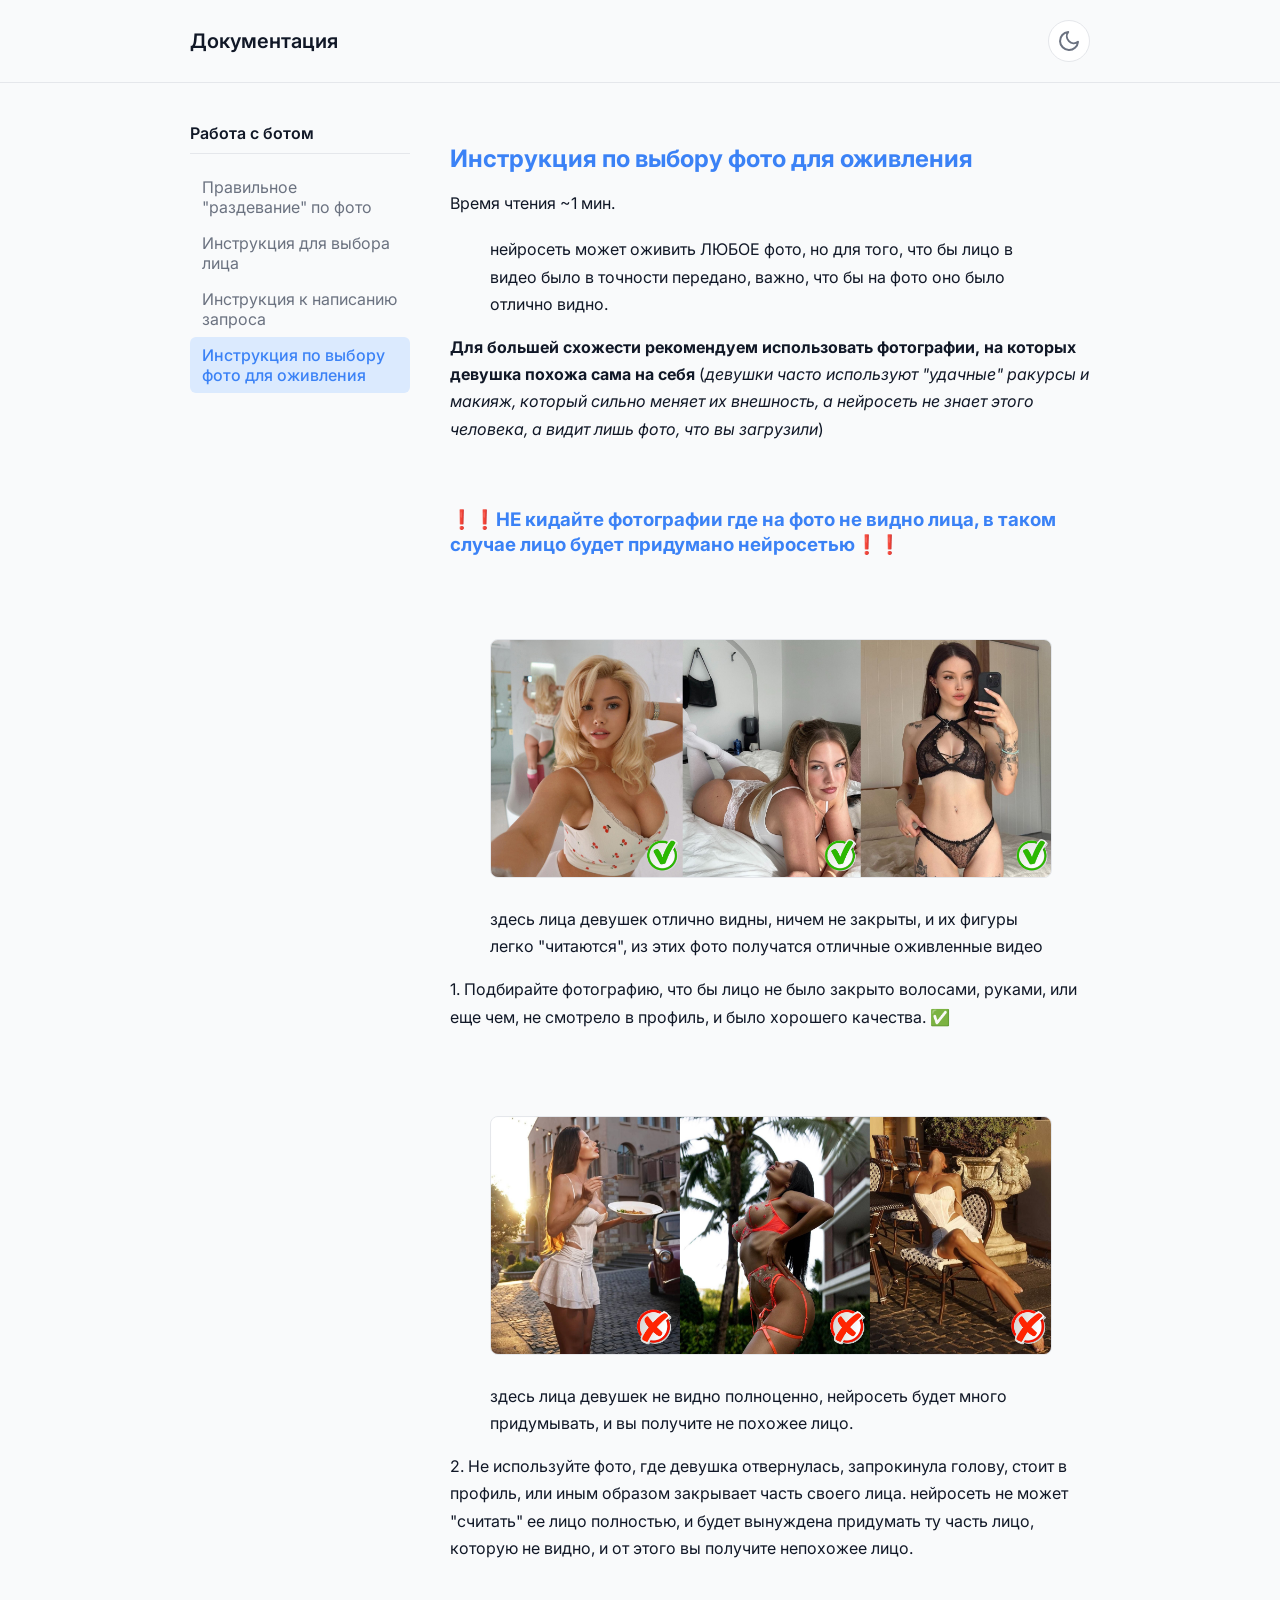
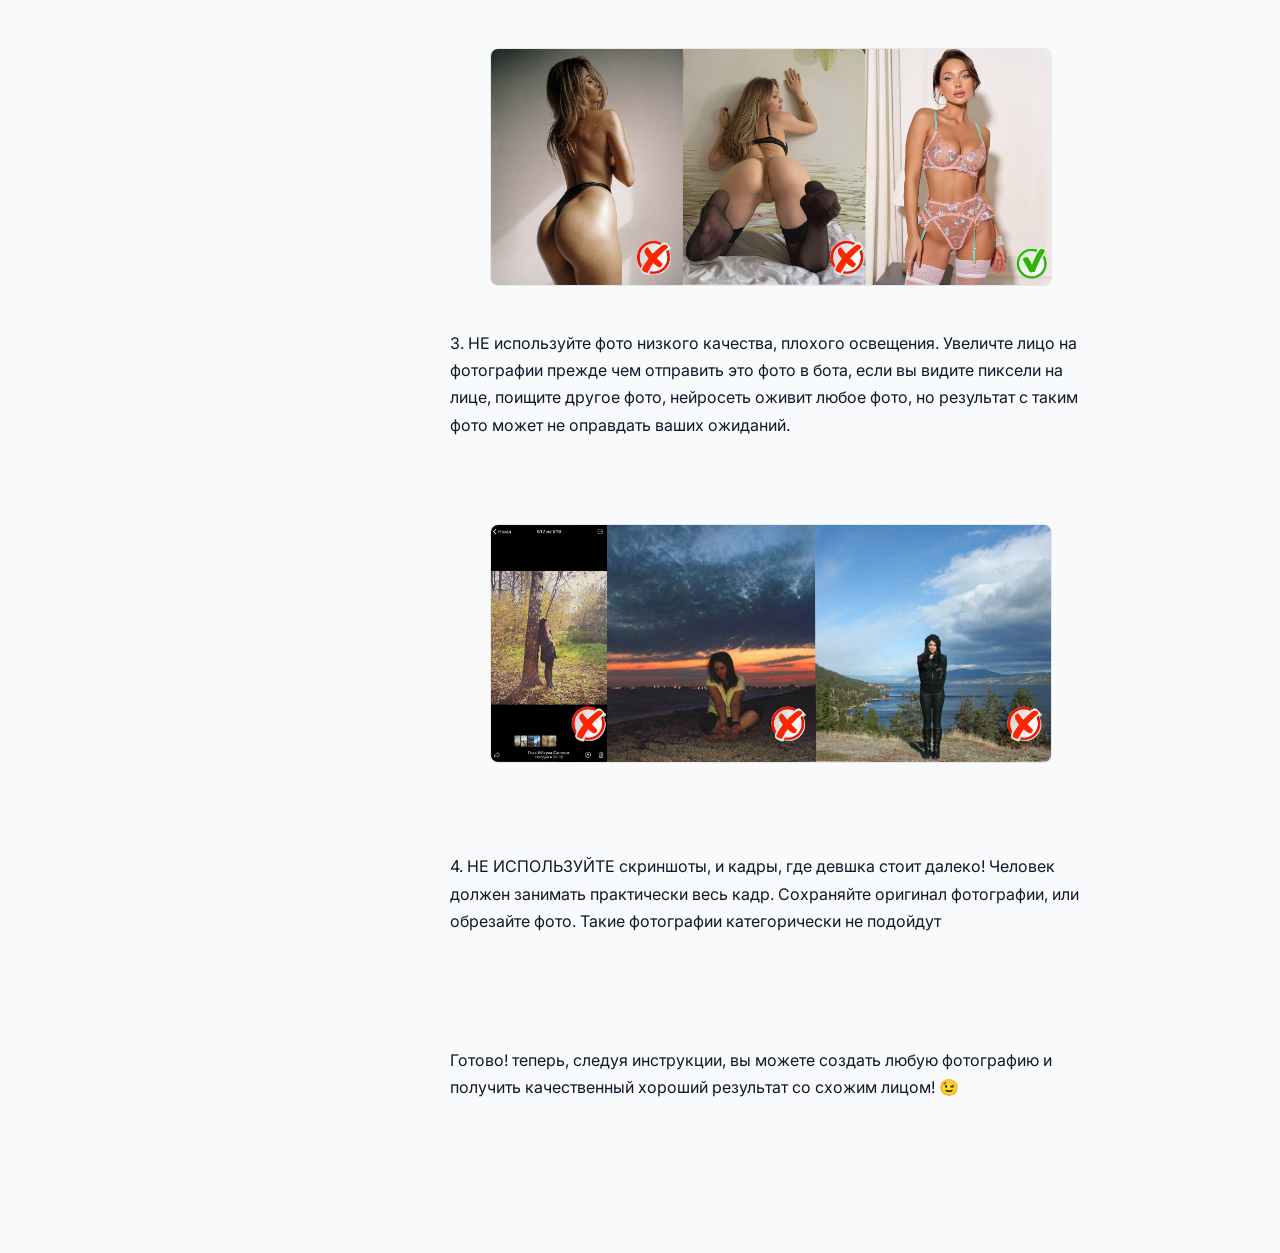
<file: articles/vybor_foto_ozhivlenie.html>
<!DOCTYPE html><html lang="ru"><head><meta charset="UTF-8"><meta name="viewport" content="width=device-width, initial-scale=1.0"><title>Инструкция по выбору фото для оживления</title><link rel="stylesheet" href="../style.css"><link rel="preconnect" href="https://fonts.googleapis.com"><link rel="preconnect" href="https://fonts.gstatic.com" crossorigin><link href="https://fonts.googleapis.com/css2?family=Inter:wght@400;500;600;700&display=swap" rel="stylesheet"></head><body class="light-theme"><header><div class="container"><a href="../index.html" class="logo">Документация</a><div class="theme-switcher" id="theme-switcher"><svg class="sun" xmlns="http://www.w3.org/2000/svg" width="24" height="24" viewBox="0 0 24 24" fill="none" stroke="currentColor" stroke-width="2" stroke-linecap="round" stroke-linejoin="round"><circle cx="12" cy="12" r="5"></circle><line x1="12" y1="1" x2="12" y2="3"></line><line x1="12" y1="21" x2="12" y2="23"></line><line x1="4.22" y1="4.22" x2="5.64" y2="5.64"></line><line x1="18.36" y1="18.36" x2="19.78" y2="19.78"></line><line x1="1" y1="12" x2="3" y2="12"></line><line x1="21" y1="12" x2="23" y2="12"></line><line x1="4.22" y1="19.78" x2="5.64" y2="18.36"></line><line x1="18.36" y1="5.64" x2="19.78" y2="4.22"></line></svg><svg class="moon" xmlns="http://www.w3.org/2000/svg" width="24" height="24" viewBox="0 0 24 24" fill="none" stroke="currentColor" stroke-width="2" stroke-linecap="round" stroke-linejoin="round"><path d="M21 12.79A9 9 0 1 1 11.21 3 7 7 0 0 0 21 12.79z"></path></svg></div></div></header><main><div class="container content-container"><aside class="sidebar"><h3>Работа с ботом</h3><ul><li><a href="pravilnoe_razdevanie.html" >Правильное "раздевание" по фото</a></li><li><a href="vybor_lica.html" >Инструкция для выбора лица</a></li><li><a href="napisanie_zaprosa.html" >Инструкция к написанию запроса</a></li><li><a href="vybor_foto_ozhivlenie.html" class="active">Инструкция по выбору фото для оживления</a></li></ul></aside><article class="main-content"><div class="ql-editor" contenteditable="false"><h1 data-label="Title" data-placeholder="Title" dir="auto">Инструкция по выбору фото для оживления</h1><p dir="auto">Время чтения ~1 мин.</p><blockquote dir="auto">нейросеть может оживить ЛЮБОЕ фото, но для того, что бы лицо в видео было в точности передано, важно, что бы на фото оно было отлично видно.</blockquote><p dir="auto"><strong>Для большей схожести рекомендуем использовать фотографии, на которых девушка похожа сама на себя</strong> (<em>девушки часто используют "удачные" ракурсы и макияж, который сильно меняет их внешность, а нейросеть не знает этого человека, а видит лишь фото, что вы загрузили</em>)</p><p dir="auto"><br/></p><h3 dir="auto" id="❗️❗️НЕ-кидайте-фотографии-где-на-фото-не-видно-лица,-в-таком-случае-лицо-будет-придумано-нейросетью❗️❗️">❗️❗️НЕ кидайте фотографии где на фото не видно лица, в таком случае лицо будет придумано нейросетью❗️❗️</h3><p dir="auto"><br/></p><figure contenteditable="false"><div class="figure_wrapper"><img alt="Image placeholder 1" src="../images/11.jpg"/></div><span class="cursor_wrapper" contenteditable="true"></span><figcaption class="editable_text" data-placeholder="Caption (optional)" dir="auto">здесь лица девушек отлично видны, ничем не закрыты, и их фигуры легко "читаются", из этих фото получатся отличные оживленные видео</figcaption></figure><p dir="auto">1. Подбирайте фотографию, что бы лицо не было закрыто волосами, руками, или еще чем, не смотрело в профиль, и было хорошего качества. ✅</p><p dir="auto"><br/></p><figure contenteditable="false"><div class="figure_wrapper"><img alt="Image placeholder 2" src="../images/12.jpg"/></div><span class="cursor_wrapper" contenteditable="true"></span><figcaption class="editable_text" data-placeholder="Caption (optional)" dir="auto">здесь лица девушек не видно полноценно, нейросеть будет много придумывать, и вы получите не похожее лицо.</figcaption></figure><p dir="auto">2. Не используйте фото, где девушка отвернулась, запрокинула голову, стоит в профиль, или иным образом закрывает часть своего лица. нейросеть не может "считать" ее лицо полностью, и будет вынуждена придумать ту часть лицо, которую не видно, и от этого вы получите непохожее лицо.</p><p dir="auto"><br/></p><figure contenteditable="false"><div class="figure_wrapper"><img alt="Image placeholder 3" src="../images/13.jpg"/></div><span class="cursor_wrapper" contenteditable="true"></span><figcaption class="editable_text" data-placeholder="Caption (optional)" dir="auto"></figcaption></figure><p dir="auto">3. НЕ используйте фото низкого качества, плохого освещения. Увеличте лицо на фотографии прежде чем отправить это фото в бота, если вы видите пиксели на лице, поищите другое фото, нейросеть оживит любое фото, но результат с таким фото может не оправдать ваших ожиданий. </p><p dir="auto"><br/></p><figure contenteditable="false"><div class="figure_wrapper"><img alt="Image placeholder 4" src="../images/14.jpg"/></div><span class="cursor_wrapper" contenteditable="true"></span><figcaption class="editable_text" data-placeholder="Caption (optional)" dir="auto"></figcaption></figure><p dir="auto"><br/></p><p dir="auto">4. НЕ ИСПОЛЬЗУЙТЕ скриншоты, и кадры, где девшка стоит далеко! Человек должен занимать практически весь кадр. Сохраняйте оригинал фотографии, или обрезайте фото. Такие фотографии категорически не подойдут</p><p dir="auto"><br/></p><p dir="auto"><br/></p><p dir="auto">Готово! теперь, следуя инструкции, вы можете создать любую фотографию и получить качественный хороший результат со схожим лицом! 😉 </p><p dir="auto"><br/></p><p dir="auto"><br/></p></div></article></div></main><script src="../script.js"></script></body></html>
</file>
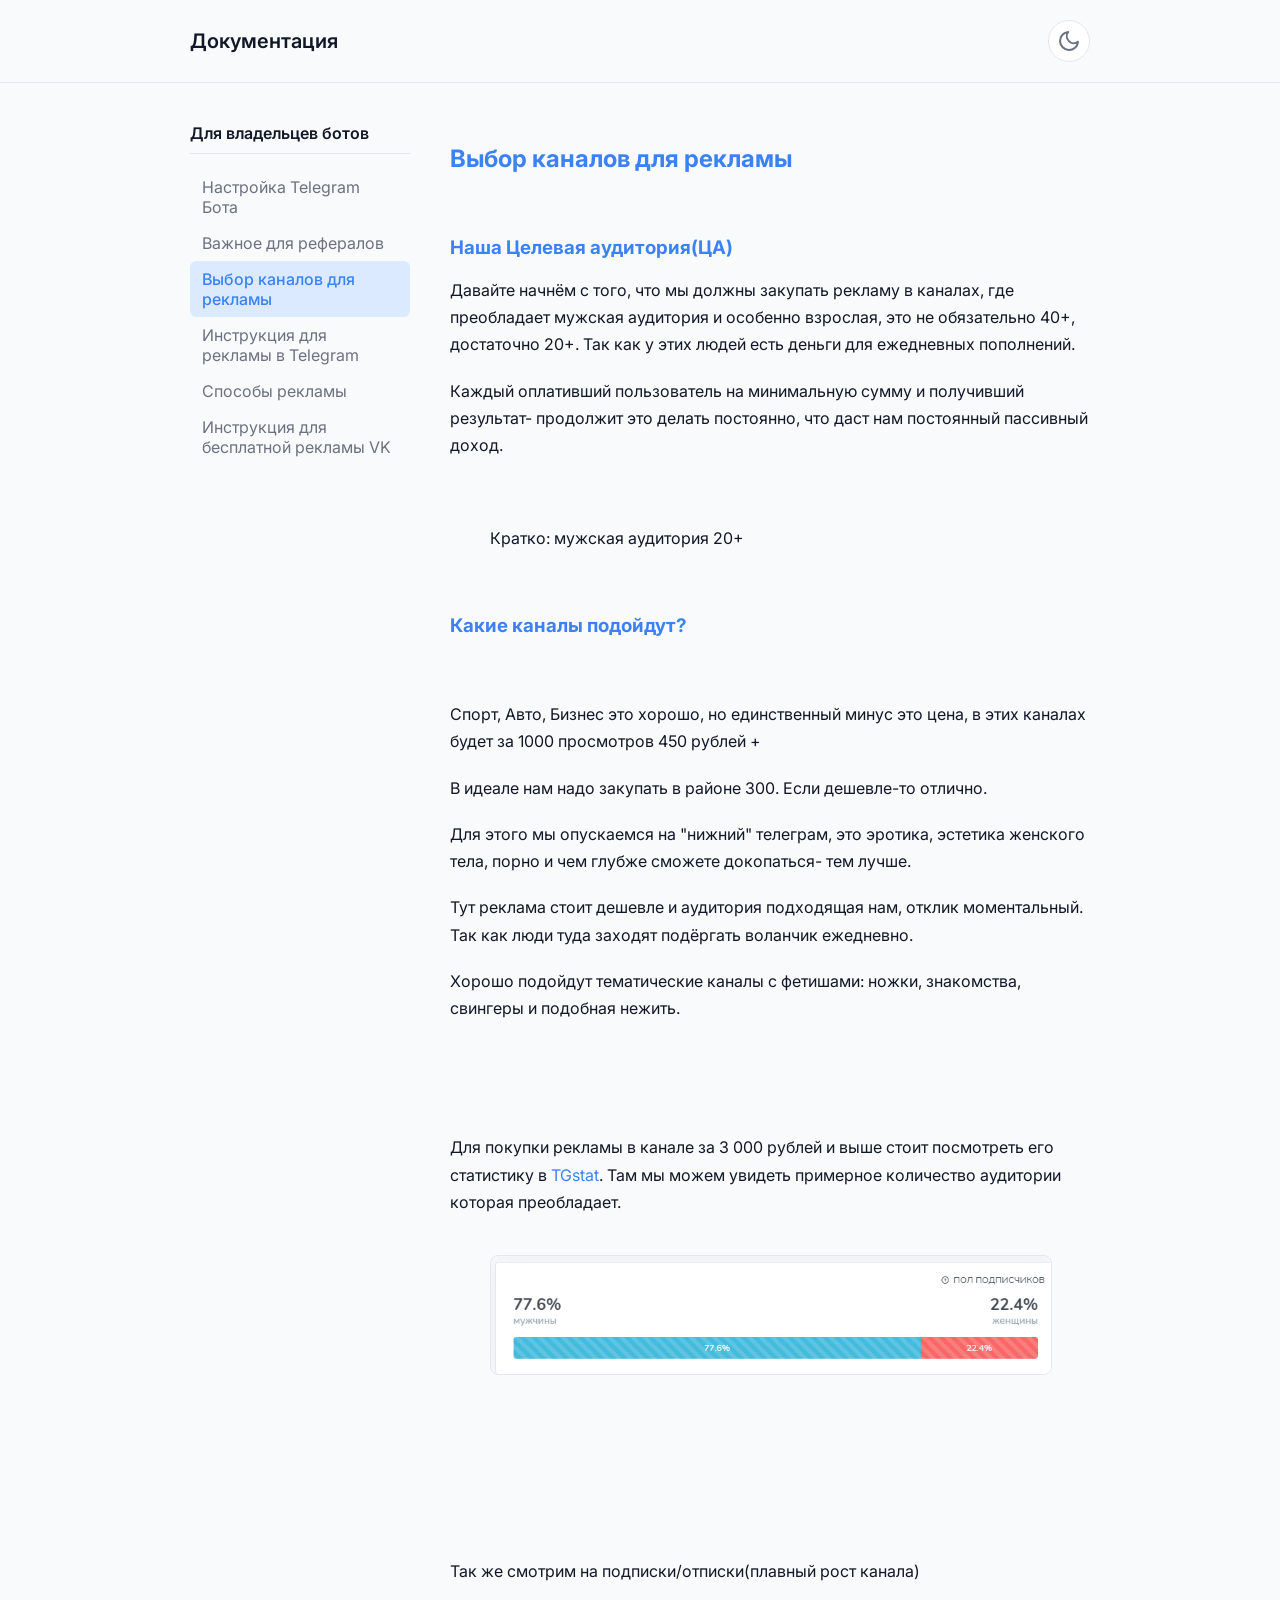
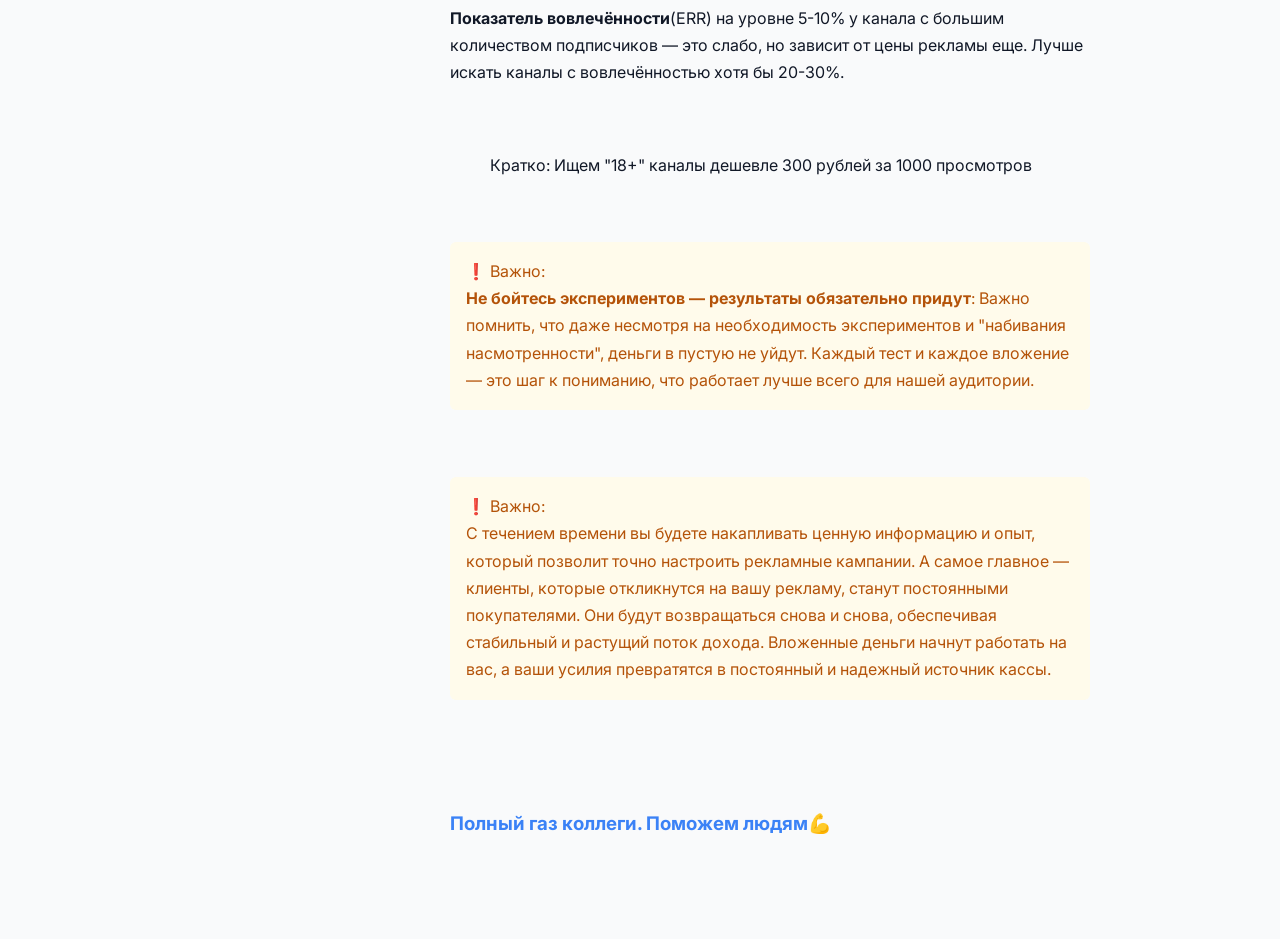
<file: articles/Vybor_kanalov_dlya_reklamy.html>
<!DOCTYPE html><html lang="ru"><head><meta charset="UTF-8"><meta name="viewport" content="width=device-width, initial-scale=1.0"><title>Выбор каналов для рекламы</title><link rel="stylesheet" href="../style.css"><link rel="preconnect" href="https://fonts.googleapis.com"><link rel="preconnect" href="https://fonts.gstatic.com" crossorigin><link href="https://fonts.googleapis.com/css2?family=Inter:wght@400;500;600;700&display=swap" rel="stylesheet"></head><body class="light-theme"><header><div class="container"><a href="../index.html" class="logo">Документация</a><div class="theme-switcher" id="theme-switcher"><svg class="sun" xmlns="http://www.w3.org/2000/svg" width="24" height="24" viewBox="0 0 24 24" fill="none" stroke="currentColor" stroke-width="2" stroke-linecap="round" stroke-linejoin="round"><circle cx="12" cy="12" r="5"></circle><line x1="12" y1="1" x2="12" y2="3"></line><line x1="12" y1="21" x2="12" y2="23"></line><line x1="4.22" y1="4.22" x2="5.64" y2="5.64"></line><line x1="18.36" y1="18.36" x2="19.78" y2="19.78"></line><line x1="1" y1="12" x2="3" y2="12"></line><line x1="21" y1="12" x2="23" y2="12"></line><line x1="4.22" y1="19.78" x2="5.64" y2="18.36"></line><line x1="18.36" y1="5.64" x2="19.78" y2="4.22"></line></svg><svg class="moon" xmlns="http://www.w3.org/2000/svg" width="24" height="24" viewBox="0 0 24 24" fill="none" stroke="currentColor" stroke-width="2" stroke-linecap="round" stroke-linejoin="round"><path d="M21 12.79A9 9 0 1 1 11.21 3 7 7 0 0 0 21 12.79z"></path></svg></div></div></header><main><div class="container content-container"><aside class="sidebar"><h3>Для владельцев ботов</h3><ul><li><a href="Nastroyka_telegram_bota.html" >Настройка Telegram Бота</a></li><li><a href="Vazhnoe_dlya_referalov.html" >Важное для рефералов</a></li><li><a href="Vybor_kanalov_dlya_reklamy.html" class="active">Выбор каналов для рекламы</a></li><li><a href="Instrukciya_dlya_reklamy_v_telegramm.html" >Инструкция для рекламы в Telegram</a></li><li><a href="Sposoby_reklamy.html" >Способы рекламы</a></li><li><a href="instrukciya_dlya_besplatnoy_reklamy_VK.html" >Инструкция для бесплатной рекламы VK</a></li></ul></aside><article class="main-content"><div class="ql-editor" contenteditable="false"><h1 data-label="Title" data-placeholder="Title" dir="auto">Выбор каналов для рекламы</h1><p dir="auto"><br/></p><h3 dir="auto" id="Наша-Целевая-аудитория(ЦА)">Наша Целевая аудитория(ЦА)</h3><p dir="auto">Давайте начнём с того, что мы должны закупать рекламу в каналах, где преобладает мужская аудитория и особенно взрослая, это не обязательно 40+, достаточно 20+. Так как у этих людей есть деньги для ежедневных пополнений.</p><p dir="auto">Каждый оплативший пользователь на минимальную сумму и получивший результат- продолжит это делать постоянно, что даст нам постоянный пассивный доход.</p><p dir="auto"><br/></p><blockquote dir="auto">Кратко: мужская аудитория 20+</blockquote><p dir="auto"> </p><h3 dir="auto" id="Какие-каналы-подойдут?">Какие каналы подойдут? </h3><p dir="auto"><br/></p><p dir="auto">Спорт, Авто, Бизнес это хорошо, но единственный минус это цена, в этих каналах будет за 1000 просмотров 450 рублей +</p><p dir="auto">В идеале нам надо закупать в районе 300. Если дешевле-то отлично.</p><p dir="auto">Для этого мы опускаемся на "нижний" телеграм, это эротика, эстетика женского тела, порно и чем глубже сможете докопаться- тем лучше.</p><p dir="auto">Тут реклама стоит дешевле и аудитория подходящая нам, отклик моментальный. Так как люди туда заходят подёргать воланчик ежедневно.</p><p dir="auto">Хорошо подойдут тематические каналы с фетишами: ножки, знакомства, свингеры и подобная нежить.</p><p dir="auto"><br/></p><p dir="auto"><br/></p><p dir="auto">Для покупки рекламы в канале за 3 000 рублей и выше стоит посмотреть его статистику в <a href="https://tgstat.ru/" target="_blank">TGstat</a>. Там мы можем увидеть примерное количество аудитории которая преобладает.</p><figure contenteditable="false"><div class="figure_wrapper"><img alt="Image placeholder 1" src="../images/19.png"/></div><span class="cursor_wrapper" contenteditable="true"></span><figcaption class="editable_text" data-placeholder="Caption (optional)" dir="auto"></figcaption></figure><p dir="auto"><br/></p><p dir="auto"><br/></p><p dir="auto"><br/></p><p dir="auto">Так же смотрим на подписки/отписки(плавный рост канала)</p><p dir="auto"><strong>Показатель вовлечённости</strong>(ERR) на уровне 5-10% у канала с большим количеством подписчиков — это слабо, но зависит от цены рекламы еще. Лучше искать каналы с вовлечённостью хотя бы 20-30%.</p><p dir="auto"><br/></p><blockquote dir="auto">Кратко: Ищем "18+" каналы дешевле 300 рублей за 1000 просмотров</blockquote><p dir="auto"><br/></p><div class="info-box warning">❗ Важно: <p dir="auto"><strong>Не бойтесь экспериментов — результаты обязательно придут</strong>: Важно помнить, что даже несмотря на необходимость экспериментов и "набивания насмотренности", деньги в пустую не уйдут. Каждый тест и каждое вложение — это шаг к пониманию, что работает лучше всего для нашей аудитории.</p></div><p dir="auto"><br/></p><div class="info-box warning">❗ Важно: <p dir="auto">С течением времени вы будете накапливать ценную информацию и опыт, который позволит точно настроить рекламные кампании. А самое главное — клиенты, которые откликнутся на вашу рекламу, станут постоянными покупателями. Они будут возвращаться снова и снова, обеспечивая стабильный и растущий поток дохода. Вложенные деньги начнут работать на вас, а ваши усилия превратятся в постоянный и надежный источник кассы.</p></div><p dir="auto"><br/></p><p dir="auto"><br/></p><h3 dir="auto" id="Полный-газ-коллеги.-Поможем-людям💪">Полный газ коллеги. Поможем людям💪</h3><p dir="auto"><br/></p></div></article></div></main><script src="../script.js"></script></body></html>
</file>
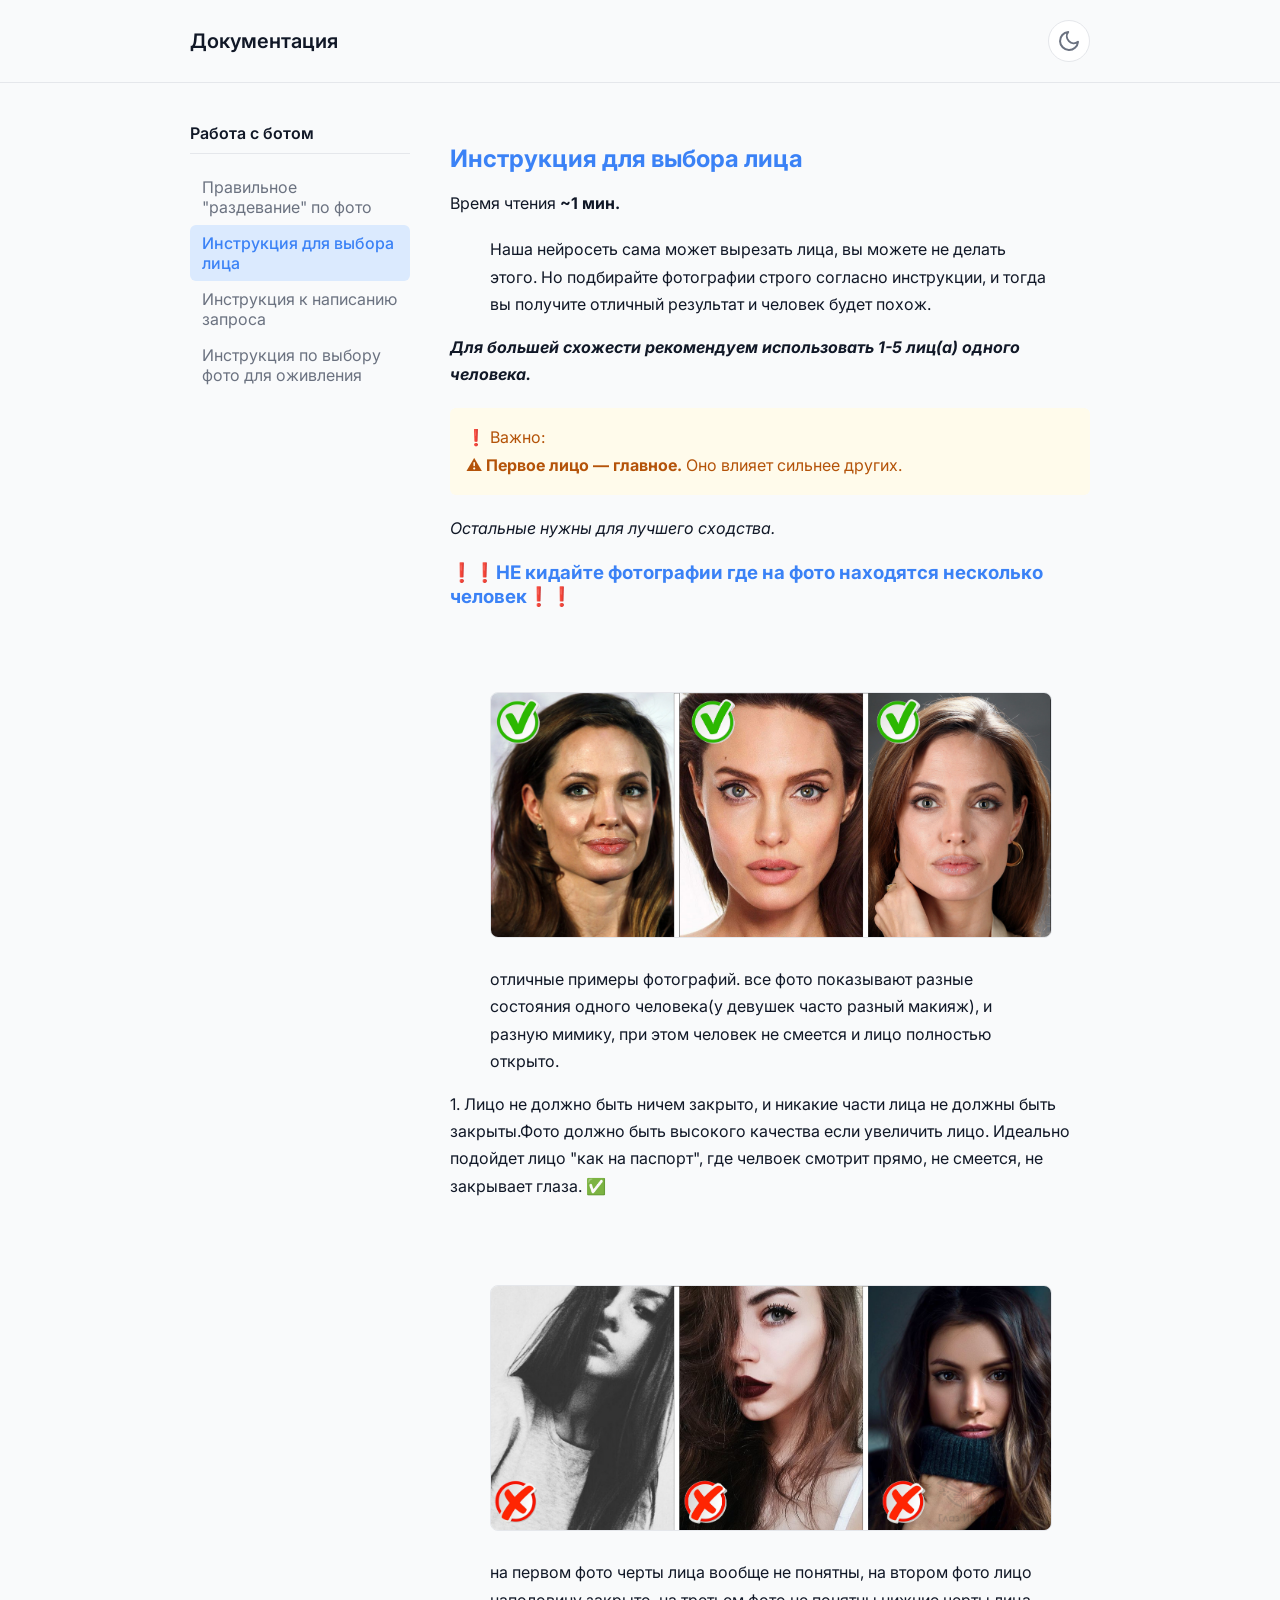
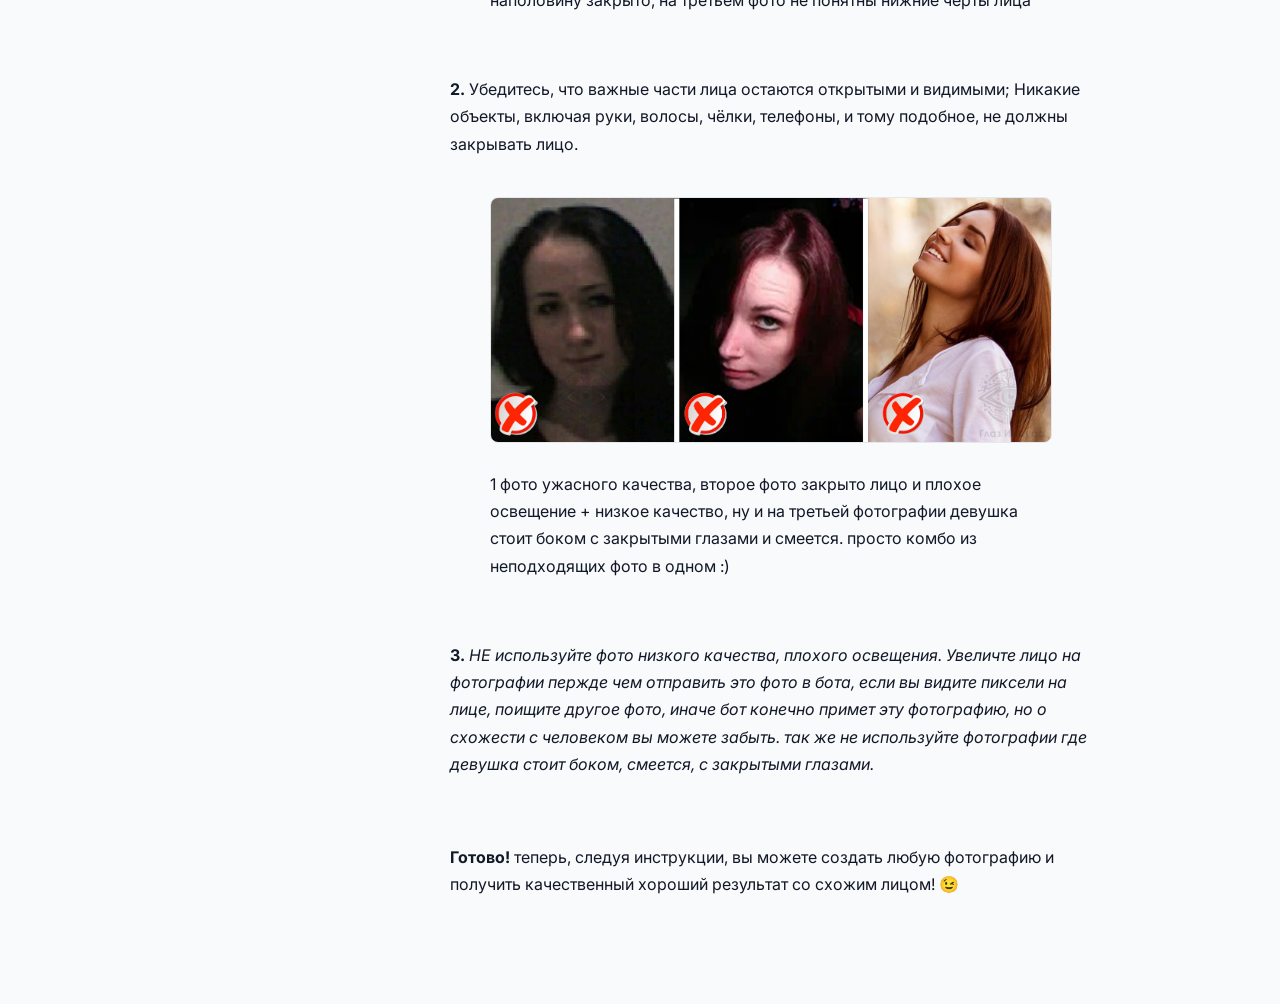
<file: articles/vybor_lica.html>
<!DOCTYPE html><html lang="ru"><head><meta charset="UTF-8"><meta name="viewport" content="width=device-width, initial-scale=1.0"><title>Инструкция для выбора лица</title><link rel="stylesheet" href="../style.css"><link rel="preconnect" href="https://fonts.googleapis.com"><link rel="preconnect" href="https://fonts.gstatic.com" crossorigin><link href="https://fonts.googleapis.com/css2?family=Inter:wght@400;500;600;700&display=swap" rel="stylesheet"></head><body class="light-theme"><header><div class="container"><a href="../index.html" class="logo">Документация</a><div class="theme-switcher" id="theme-switcher"><svg class="sun" xmlns="http://www.w3.org/2000/svg" width="24" height="24" viewBox="0 0 24 24" fill="none" stroke="currentColor" stroke-width="2" stroke-linecap="round" stroke-linejoin="round"><circle cx="12" cy="12" r="5"></circle><line x1="12" y1="1" x2="12" y2="3"></line><line x1="12" y1="21" x2="12" y2="23"></line><line x1="4.22" y1="4.22" x2="5.64" y2="5.64"></line><line x1="18.36" y1="18.36" x2="19.78" y2="19.78"></line><line x1="1" y1="12" x2="3" y2="12"></line><line x1="21" y1="12" x2="23" y2="12"></line><line x1="4.22" y1="19.78" x2="5.64" y2="18.36"></line><line x1="18.36" y1="5.64" x2="19.78" y2="4.22"></line></svg><svg class="moon" xmlns="http://www.w3.org/2000/svg" width="24" height="24" viewBox="0 0 24 24" fill="none" stroke="currentColor" stroke-width="2" stroke-linecap="round" stroke-linejoin="round"><path d="M21 12.79A9 9 0 1 1 11.21 3 7 7 0 0 0 21 12.79z"></path></svg></div></div></header><main><div class="container content-container"><aside class="sidebar"><h3>Работа с ботом</h3><ul><li><a href="pravilnoe_razdevanie.html" >Правильное "раздевание" по фото</a></li><li><a href="vybor_lica.html" class="active">Инструкция для выбора лица</a></li><li><a href="napisanie_zaprosa.html" >Инструкция к написанию запроса</a></li><li><a href="vybor_foto_ozhivlenie.html" >Инструкция по выбору фото для оживления</a></li></ul></aside><article class="main-content"><div class="ql-editor" contenteditable="false"><h1 data-label="Title" data-placeholder="Title" dir="auto">Инструкция для выбора лица</h1><p dir="auto">Время чтения <strong>~1 мин.</strong></p><blockquote dir="auto">Наша нейросеть сама может вырезать лица, вы можете не делать этого. Но подбирайте фотографии строго согласно инструкции, и тогда вы получите отличный результат и человек будет похож. </blockquote><p dir="auto"><strong><em>Для большей схожести рекомендуем использовать 1-5 лиц(а) одного человека. </em></strong></p><div class="info-box warning">❗ Важно: <p dir="auto">⚠️ <strong>Первое лицо — главное. </strong>Оно влияет сильнее других. </p></div><p dir="auto"><em>Остальные нужны для лучшего сходства.</em><br class="inline"/></p><h3 dir="auto" id="❗️❗️НЕ-кидайте-фотографии-где-на-фото-находятся-несколько-человек❗️❗️">❗️❗️НЕ кидайте фотографии где на фото находятся несколько человек❗️❗️</h3><p dir="auto"><br/></p><figure contenteditable="false"><div class="figure_wrapper"><img alt="Image placeholder 1" src="../images/8.jpg"/></div><span class="cursor_wrapper" contenteditable="true"></span><figcaption class="editable_text" data-placeholder="Caption (optional)" dir="auto">отличные примеры фотографий. все фото показывают разные состояния одного человека(у девушек часто разный макияж), и разную мимику, при этом человек не смеется и лицо полностью открыто.</figcaption></figure><p dir="auto">1. Лицо не должно быть ничем закрыто, и никакие части лица не должны быть закрыты.Фото должно быть высокого качества если увеличить лицо. Идеально подойдет лицо "как на паспорт", где челвоек смотрит прямо, не смеется, не закрывает глаза. ✅</p><p dir="auto"><br/></p><figure contenteditable="false"><div class="figure_wrapper"><img alt="Image placeholder 2" src="../images/9.jpg"/></div><span class="cursor_wrapper" contenteditable="true"></span><figcaption class="editable_text" data-placeholder="Caption (optional)" dir="auto">на первом фото черты лица вообще не понятны, на втором фото лицо наполовину закрыто, на третьем фото не понятны нижние черты лица</figcaption></figure><p dir="auto"><br/></p><p dir="auto"><strong>2. </strong>Убедитесь, что важные части лица остаются открытыми и видимыми; Никакие объекты, включая руки, волосы, чёлки, телефоны, и тому подобное, не должны закрывать лицо.</p><figure contenteditable="false"><div class="figure_wrapper"><img alt="Image placeholder 3" src="../images/10.jpg"/></div><span class="cursor_wrapper" contenteditable="true"></span><figcaption class="editable_text" data-placeholder="Caption (optional)" dir="auto">1 фото ужасного качества, второе фото закрыто лицо и плохое освещение + низкое качество, ну и на третьей фотографии девушка стоит боком с закрытыми глазами и смеется. просто комбо из неподходящих фото в одном :)</figcaption></figure><p dir="auto"><br/></p><p dir="auto"><strong>3. </strong><em>НЕ используйте фото низкого качества, плохого освещения. Увеличте лицо на фотографии пержде чем отправить это фото в бота, если вы видите пиксели на лице, поищите другое фото, иначе бот конечно примет эту фотографию, но о схожести с человеком вы можете забыть. так же не используйте фотографии где девушка стоит боком, смеется, с закрытыми глазами.</em></p><p dir="auto"><br/></p><p dir="auto"><strong>Готово!</strong> теперь, следуя инструкции, вы можете создать любую фотографию и получить качественный хороший результат со схожим лицом! 😉 </p><p dir="auto"><br/></p></div></article></div></main><script src="../script.js"></script></body></html>
</file>
<file: style.css>
:root { --primary-color: #3b82f6; --primary-color-light: #dbeafe; --light-bg: #f9fafb; --light-card-bg: #ffffff; --light-text: #111827; --light-text-secondary: #6B7280; --light-border: #e5e7eb; --dark-bg: #111827; --dark-card-bg: #1F2937; --dark-text: #F9FAFB; --dark-text-secondary: #9CA3AF; --dark-border: #374151; --tip-bg-light: #f0fdf4; --tip-border-light: #bbf7d0; --tip-text-light: #166534; --tip-bg-dark: rgba(74, 222, 128, 0.1); --tip-border-dark: #22c55e; --tip-text-dark: #bbf7d0; --warning-bg-light: #fffbeb; --warning-border-light: #fde68a; --warning-text-light: #b45309; --warning-bg-dark: rgba(250, 204, 21, 0.1); --warning-border-dark: #f59e0b; --warning-text-dark: #fde68a; --note-bg-light: #eff6ff; --note-border-light: #bfdbfe; --note-text-light: #1e40af; --note-bg-dark: rgba(96, 165, 250, 0.1); --note-border-dark: #3b82f6; --note-text-dark: #bfdbfe; }
body { font-family: 'Inter', sans-serif; margin: 0; transition: background-color 0.3s, color 0.3s; } body.light-theme { background-color: var(--light-bg); color: var(--light-text); } body.dark-theme { background-color: var(--dark-bg); color: var(--dark-text); } .container { max-width: 900px; margin: 0 auto; padding: 0 20px; } header { padding: 20px 0; border-bottom: 1px solid var(--light-border); } body.dark-theme header { border-bottom-color: var(--dark-border); } header .container { display: flex; justify-content: space-between; align-items: center; } .logo { font-size: 1.25rem; font-weight: 600; text-decoration: none; color: inherit; } .theme-switcher { cursor: pointer; background-color: var(--light-card-bg); border: 1px solid var(--light-border); border-radius: 50%; width: 40px; height: 40px; display: flex; align-items: center; justify-content: center; } body.dark-theme .theme-switcher { background-color: var(--dark-card-bg); border-color: var(--dark-border); } .theme-switcher svg { color: var(--light-text-secondary); } body.dark-theme .theme-switcher svg { color: var(--dark-text-secondary); } .theme-switcher .sun { display: none; } .theme-switcher .moon { display: block; } body.dark-theme .theme-switcher .sun { display: block; } body.dark-theme .theme-switcher .moon { display: none; } .hero { text-align: center; padding: 60px 0 40px 0; } .hero h1 { font-size: 2.5rem; font-weight: 700; margin-bottom: 10px; color: var(--primary-color); } .hero p { font-size: 1.125rem; color: var(--light-text-secondary); } body.dark-theme .hero p { color: var(--dark-text-secondary); }
.promo-box { background-color: var(--primary-color-light); border-left: 5px solid var(--primary-color); border-radius: 8px; padding: 20px 25px; margin-bottom: 40px; } .promo-box h3 { color: var(--primary-color); margin: 0; font-size: 1.2rem; font-weight: 600; text-align: center; }
.grid { display: grid; grid-template-columns: repeat(auto-fit, minmax(280px, 1fr)); gap: 30px; padding-bottom: 60px; } .card { text-decoration: none; color: inherit; border-radius: 12px; padding: 25px; transition: transform 0.2s, box-shadow 0.2s; background-color: var(--light-card-bg); border: 1px solid var(--light-border); display: flex; flex-direction: column; } body.dark-theme .card { background-color: var(--dark-card-bg); border-color: var(--dark-border); } .card:hover { transform: translateY(-5px); box-shadow: 0 10px 15px -3px rgba(0,0,0,0.1), 0 4px 6px -2px rgba(0,0,0,0.05); } body.dark-theme .card:hover { box-shadow: 0 10px 15px -3px rgba(0,0,0,0.3), 0 4px 6px -2px rgba(0,0,0,0.25); } .card.disabled-card { opacity: 0.6; cursor: not-allowed; } .card.disabled-card:hover { transform: none; box-shadow: none; } .card-emoji { font-size: 2.5rem; margin-bottom: 15px; } .card .card-emoji-small { font-size: 1.75rem; margin-bottom: 12px; filter: grayscale(0.5); transition: filter 0.2s; } .card:hover .card-emoji-small { filter: grayscale(0); } .card h2 { font-size: 1.25rem; margin: 0 0 10px 0; color: var(--primary-color); flex-grow: 1; } .card p { margin: 0; font-size: 0.95rem; color: var(--light-text-secondary); } body.dark-theme .card p { color: var(--dark-text-secondary); } .content-container { display: flex; flex-direction: column; gap: 40px; padding-top: 40px; padding-bottom: 40px; } @media (min-width: 768px) { .content-container { flex-direction: row; } } .sidebar { width: 100%; flex-shrink: 0; } @media (min-width: 768px) { .sidebar { width: 220px; } } .sidebar h3 { font-size: 1rem; font-weight: 600; margin-top: 0; margin-bottom: 15px; padding-bottom: 10px; border-bottom: 1px solid var(--light-border) } body.dark-theme .sidebar h3 { border-bottom-color: var(--dark-border); } .sidebar ul { list-style: none; padding: 0; margin: 0; } .sidebar ul li a { display: block; padding: 8px 12px; text-decoration: none; color: var(--light-text-secondary); border-radius: 6px; transition: background-color 0.2s, color 0.2s; } body.dark-theme .sidebar ul li a { color: var(--dark-text-secondary); } .sidebar ul li a:hover { background-color: var(--light-border); color: var(--light-text); } body.dark-theme .sidebar ul li a:hover { background-color: var(--dark-card-bg); color: var(--dark-text); } .sidebar ul li a.active { background-color: var(--primary-color-light); color: var(--primary-color); font-weight: 500; } .main-content { flex-grow: 1; line-height: 1.7; word-wrap: break-word; } .main-content > *:first-child { margin-top: 0; } .main-content h1, .main-content h2, .main-content h3, .main-content h4 { color: var(--primary-color); margin-bottom: 0.5em; line-height: 1.3; } .main-content p { margin-bottom: 1.2em; } .main-content img { max-width: 100%; height: auto; border-radius: 8px; margin: 20px 0; border: 1px solid var(--light-border); } body.dark-theme .main-content img { border-color: var(--dark-border); } .main-content a { color: var(--primary-color); text-decoration: none; } .main-content a:hover { text-decoration: underline; } .main-content ul, .main-content ol { padding-left: 20px; } .info-box { border-left-width: 4px; border-radius: 6px; padding: 16px; margin: 20px 0; } .info-box p { margin: 0; } .info-box b {font-weight: 600;} body.light-theme .info-box.tip { background-color: var(--tip-bg-light); border-color: var(--tip-border-light); color: var(--tip-text-light); } body.dark-theme .info-box.tip { background-color: var(--tip-bg-dark); border-color: var(--tip-border-dark); color: var(--tip-text-dark); } body.light-theme .info-box.warning { background-color: var(--warning-bg-light); border-color: var(--warning-border-light); color: var(--warning-text-light); } body.dark-theme .info-box.warning { background-color: var(--warning-bg-dark); border-color: var(--warning-border-dark); color: var(--warning-text-dark); } body.light-theme .info-box.note { background-color: var(--note-bg-light); border-color: var(--note-border-light); color: var(--note-text-light); } body.dark-theme .info-box.note { background-color: var(--note-bg-dark); border-color: var(--note-border-dark); color: var(--note-text-dark); }
</file>
<file: blue_theme_site_v5/style.css>
:root { --primary-color: #3b82f6; --primary-color-light: #dbeafe; --light-bg: #f9fafb; --light-card-bg: #ffffff; --light-text: #111827; --light-text-secondary: #6B7280; --light-border: #e5e7eb; --dark-bg: #111827; --dark-card-bg: #1F2937; --dark-text: #F9FAFB; --dark-text-secondary: #9CA3AF; --dark-border: #374151; --tip-bg-light: #f0fdf4; --tip-border-light: #bbf7d0; --tip-text-light: #166534; --tip-bg-dark: rgba(74, 222, 128, 0.1); --tip-border-dark: #22c55e; --tip-text-dark: #bbf7d0; --warning-bg-light: #fffbeb; --warning-border-light: #fde68a; --warning-text-light: #b45309; --warning-bg-dark: rgba(250, 204, 21, 0.1); --warning-border-dark: #f59e0b; --warning-text-dark: #fde68a; --note-bg-light: #eff6ff; --note-border-light: #bfdbfe; --note-text-light: #1e40af; --note-bg-dark: rgba(96, 165, 250, 0.1); --note-border-dark: #3b82f6; --note-text-dark: #bfdbfe; }
body { font-family: 'Inter', sans-serif; margin: 0; transition: background-color 0.3s, color 0.3s; } body.light-theme { background-color: var(--light-bg); color: var(--light-text); } body.dark-theme { background-color: var(--dark-bg); color: var(--dark-text); } .container { max-width: 900px; margin: 0 auto; padding: 0 20px; } header { padding: 20px 0; border-bottom: 1px solid var(--light-border); } body.dark-theme header { border-bottom-color: var(--dark-border); } header .container { display: flex; justify-content: space-between; align-items: center; } .logo { font-size: 1.25rem; font-weight: 600; text-decoration: none; color: inherit; } .theme-switcher { cursor: pointer; background-color: var(--light-card-bg); border: 1px solid var(--light-border); border-radius: 50%; width: 40px; height: 40px; display: flex; align-items: center; justify-content: center; } body.dark-theme .theme-switcher { background-color: var(--dark-card-bg); border-color: var(--dark-border); } .theme-switcher svg { color: var(--light-text-secondary); } body.dark-theme .theme-switcher svg { color: var(--dark-text-secondary); } .theme-switcher .sun { display: none; } .theme-switcher .moon { display: block; } body.dark-theme .theme-switcher .sun { display: block; } body.dark-theme .theme-switcher .moon { display: none; } .hero { text-align: center; padding: 60px 0; } .hero h1 { font-size: 2.5rem; font-weight: 700; margin-bottom: 10px; color: var(--primary-color); } .hero p { font-size: 1.125rem; color: var(--light-text-secondary); } body.dark-theme .hero p { color: var(--dark-text-secondary); } .grid { display: grid; grid-template-columns: repeat(auto-fit, minmax(280px, 1fr)); gap: 30px; padding-bottom: 60px; } .card { text-decoration: none; color: inherit; border-radius: 12px; padding: 25px; transition: transform 0.2s, box-shadow 0.2s; background-color: var(--light-card-bg); border: 1px solid var(--light-border); display: flex; flex-direction: column; } body.dark-theme .card { background-color: var(--dark-card-bg); border-color: var(--dark-border); } .card:hover { transform: translateY(-5px); box-shadow: 0 10px 15px -3px rgba(0,0,0,0.1), 0 4px 6px -2px rgba(0,0,0,0.05); } body.dark-theme .card:hover { box-shadow: 0 10px 15px -3px rgba(0,0,0,0.3), 0 4px 6px -2px rgba(0,0,0,0.25); } .card.disabled-card { opacity: 0.6; cursor: not-allowed; } .card.disabled-card:hover { transform: none; box-shadow: none; } .card-emoji { font-size: 2.5rem; margin-bottom: 15px; } .card .card-emoji-small { font-size: 1.75rem; margin-bottom: 12px; filter: grayscale(1); transition: filter 0.2s; } .card:hover .card-emoji-small { filter: grayscale(0); } .card h2 { font-size: 1.25rem; margin: 0 0 10px 0; color: var(--primary-color); flex-grow: 1; } .card p { margin: 0; font-size: 0.95rem; color: var(--light-text-secondary); } body.dark-theme .card p { color: var(--dark-text-secondary); } .content-container { display: flex; flex-direction: column; gap: 40px; padding-top: 40px; padding-bottom: 40px; } @media (min-width: 768px) { .content-container { flex-direction: row; } } .sidebar { width: 100%; flex-shrink: 0; } @media (min-width: 768px) { .sidebar { width: 220px; } } .sidebar h3 { font-size: 1rem; font-weight: 600; margin-top: 0; margin-bottom: 15px; padding-bottom: 10px; border-bottom: 1px solid var(--light-border) } body.dark-theme .sidebar h3 { border-bottom-color: var(--dark-border); } .sidebar ul { list-style: none; padding: 0; margin: 0; } .sidebar ul li a { display: block; padding: 8px 12px; text-decoration: none; color: var(--light-text-secondary); border-radius: 6px; transition: background-color 0.2s, color 0.2s; } body.dark-theme .sidebar ul li a { color: var(--dark-text-secondary); } .sidebar ul li a:hover { background-color: var(--light-border); color: var(--light-text); } body.dark-theme .sidebar ul li a:hover { background-color: var(--dark-card-bg); color: var(--dark-text); } .sidebar ul li a.active { background-color: var(--primary-color-light); color: var(--primary-color); font-weight: 500; } .main-content { flex-grow: 1; line-height: 1.7; word-wrap: break-word; } .main-content > *:first-child { margin-top: 0; } .main-content h1, .main-content h2, .main-content h3, .main-content h4 { color: var(--primary-color); margin-bottom: 0.5em; line-height: 1.3; } .main-content p { margin-bottom: 1.2em; } .main-content img { max-width: 100%; height: auto; border-radius: 8px; margin: 20px 0; border: 1px solid var(--light-border); } body.dark-theme .main-content img { border-color: var(--dark-border); } .main-content a { color: var(--primary-color); text-decoration: none; } .main-content a:hover { text-decoration: underline; } .main-content ul, .main-content ol { padding-left: 20px; } .info-box { border-left-width: 4px; border-radius: 6px; padding: 16px; margin: 20px 0; } .info-box p { margin: 0; } body.light-theme .info-box.tip { background-color: var(--tip-bg-light); border-color: var(--tip-border-light); color: var(--tip-text-light); } body.dark-theme .info-box.tip { background-color: var(--tip-bg-dark); border-color: var(--tip-border-dark); color: var(--tip-text-dark); } body.light-theme .info-box.warning { background-color: var(--warning-bg-light); border-color: var(--warning-border-light); color: var(--warning-text-light); } body.dark-theme .info-box.warning { background-color: var(--warning-bg-dark); border-color: var(--warning-border-dark); color: var(--warning-text-dark); } body.light-theme .info-box.note { background-color: var(--note-bg-light); border-color: var(--note-border-light); color: var(--note-text-light); } body.dark-theme .info-box.note { background-color: var(--note-bg-dark); border-color: var(--note-border-dark); color: var(--note-text-dark); }
</file>
